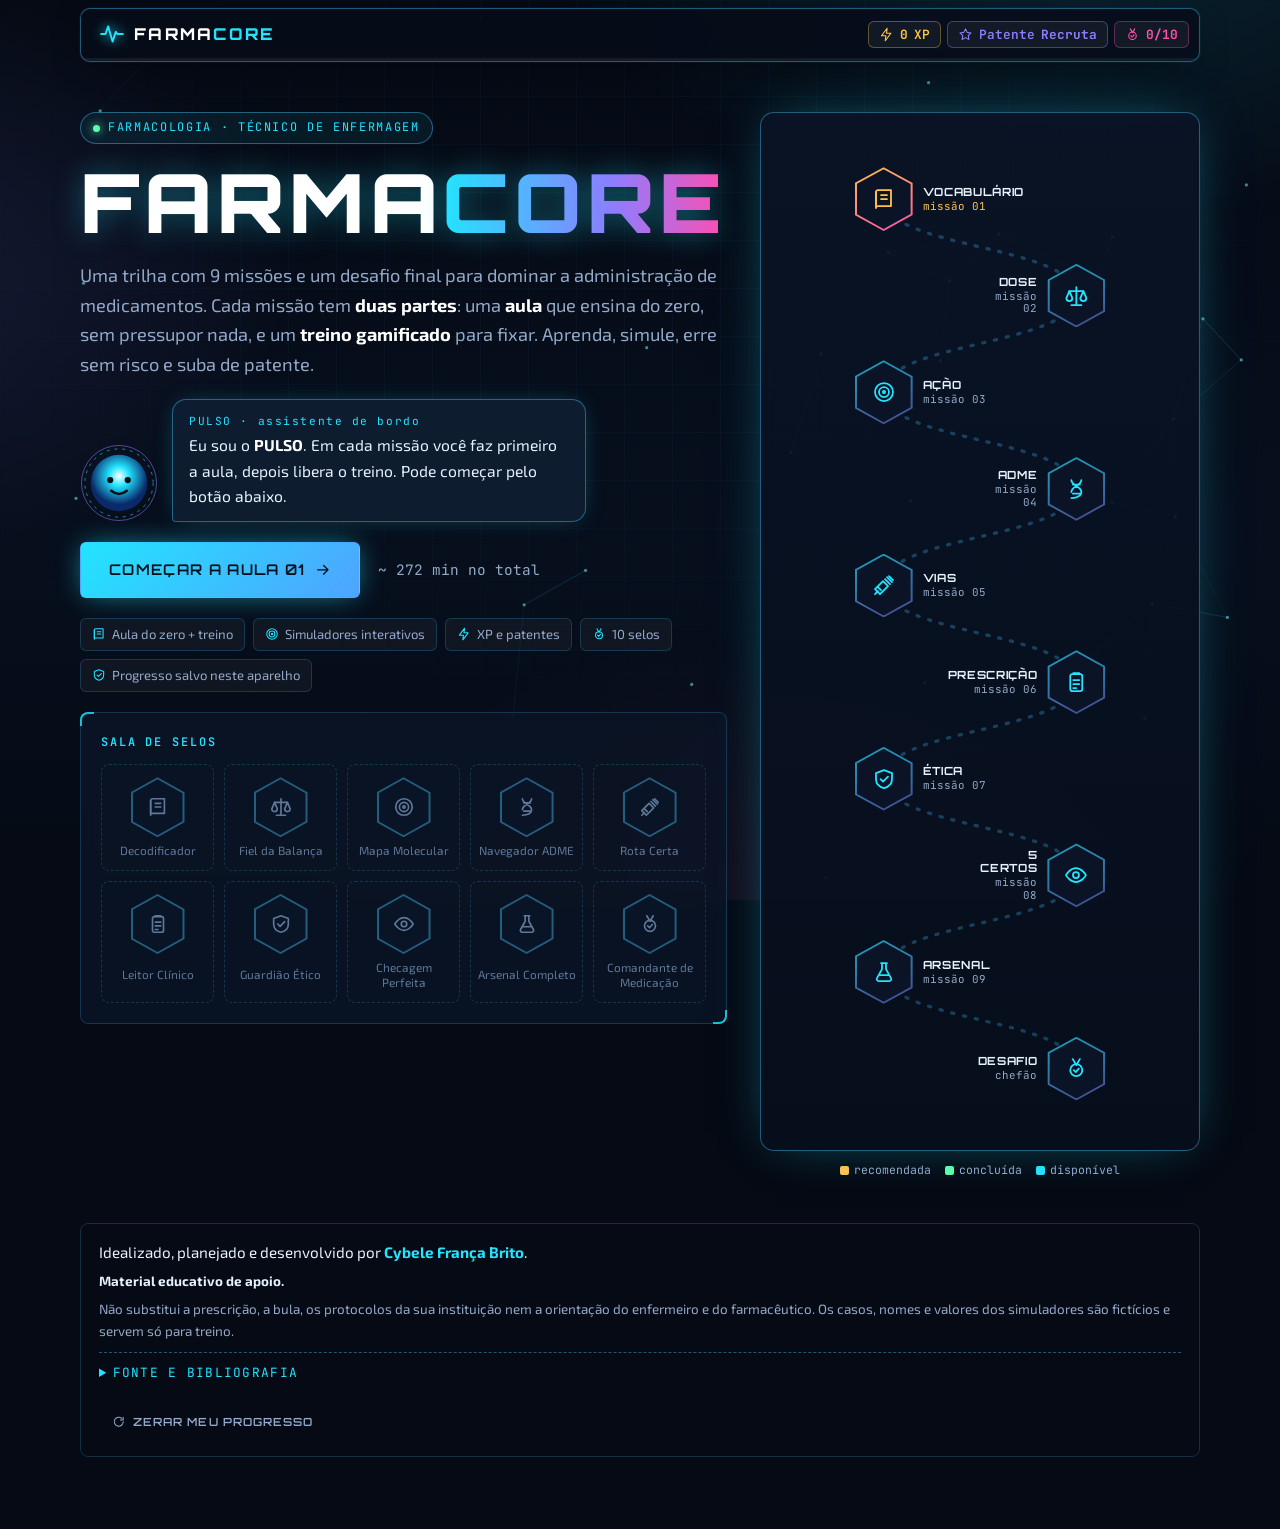
<file: index.html>
<!doctype html>
<html lang="pt-BR">
<head>
<meta charset="utf-8">
<meta name="viewport" content="width=device-width, initial-scale=1, viewport-fit=cover">
<meta name="robots" content="noindex, nofollow">
<meta name="author" content="Cybele França Brito">
<meta name="theme-color" content="#050A14">
<title>FARMACORE — Administração de Medicamentos</title>
<meta name="description" content="Trilha interativa e gamificada de farmacologia para técnicos de enfermagem: 9 missões, simuladores e desafio final sobre administração de medicamentos.">
<link rel="preconnect" href="https://fonts.googleapis.com">
<link rel="preconnect" href="https://fonts.gstatic.com" crossorigin>
<link rel="stylesheet" href="https://fonts.googleapis.com/css2?family=Exo+2:wght@400;500;600;700&family=JetBrains+Mono:wght@500;600;700&family=Orbitron:wght@500;600;700;800;900&display=swap">
<style>
/* FARMACORE — tema futurista: console clínico escuro, neon ciano, painéis com cantos marcados */
:root{
  color-scheme: dark;
  --bg:#050A14; --bg2:#09111F;
  --panel:rgba(11,21,38,.82); --panel-2:rgba(16,30,52,.9); --panel-solid:#0B1526;
  --line:rgba(70,190,255,.20); --line-2:rgba(70,200,255,.42);
  --ink:#E7F2FF; --muted:#93A9C8; --dim:#5F7899;
  --cyan:#22E4FF; --cyan-d:#0AA9C4; --cyan-s:rgba(34,228,255,.12);
  --violet:#8D7DFF; --violet-s:rgba(141,125,255,.14);
  --magenta:#FF4FB0; --magenta-s:rgba(255,79,176,.13);
  --lime:#5BFFAA; --lime-s:rgba(91,255,170,.12);
  --amber:#FFC24B; --amber-s:rgba(255,194,75,.13);
  --red:#FF5470; --red-s:rgba(255,84,112,.13);
  --f-display:"Orbitron","Eurostile","Bank Gothic",system-ui,sans-serif;
  --f-body:"Exo 2",system-ui,-apple-system,"Segoe UI",Roboto,sans-serif;
  --f-mono:"JetBrains Mono",ui-monospace,SFMono-Regular,Menlo,monospace;
  --r:8px;
  --glow:0 0 0 1px rgba(34,228,255,.25),0 0 22px -4px rgba(34,228,255,.45);
}
[hidden]{display:none!important}
*,*::before,*::after{box-sizing:border-box}
html{-webkit-text-size-adjust:100%;scroll-behavior:smooth}
body{margin:0;min-height:100vh;background:var(--bg);color:var(--ink);font-family:var(--f-body);font-size:1.0625rem;line-height:1.62;padding:0 16px 72px;position:relative;overflow-x:hidden}
@media(min-width:720px){body{padding-inline:28px}}
body::before{content:"";position:fixed;inset:0;z-index:-2;background:
  radial-gradient(900px 520px at 85% -10%,rgba(34,228,255,.13),transparent 60%),
  radial-gradient(700px 480px at -10% 30%,rgba(141,125,255,.12),transparent 60%),
  radial-gradient(800px 600px at 60% 110%,rgba(255,79,176,.08),transparent 60%),
  linear-gradient(180deg,#050A14,#070F1D 60%,#050A14)}
body::after{content:"";position:fixed;inset:0;z-index:-1;pointer-events:none;opacity:.55;
  background-image:linear-gradient(rgba(70,190,255,.07) 1px,transparent 1px),linear-gradient(90deg,rgba(70,190,255,.07) 1px,transparent 1px);
  background-size:48px 48px;-webkit-mask-image:radial-gradient(ellipse 80% 70% at 50% 30%,#000 30%,transparent 80%);mask-image:radial-gradient(ellipse 80% 70% at 50% 30%,#000 30%,transparent 80%)}
#fx{position:fixed;inset:0;z-index:-1;pointer-events:none;width:100%;height:100%}
h1,h2,h3,h4{font-family:var(--f-display);margin:0;line-height:1.12;letter-spacing:.02em;text-wrap:balance;font-weight:700}
p{margin:0}
ul,ol{margin:0}
button{font:inherit;color:inherit;cursor:pointer}
a{color:var(--cyan)}
strong{color:#fff;font-weight:700}
::selection{background:rgba(34,228,255,.35)}
:focus-visible{outline:2px solid var(--cyan);outline-offset:3px;border-radius:6px}
[tabindex="-1"]:focus{outline:none}
.sr-only{position:absolute!important;width:1px;height:1px;overflow:hidden;clip:rect(0 0 0 0);white-space:nowrap}
.ico{width:1.2em;height:1.2em;flex:none;fill:none;stroke:currentColor;stroke-width:1.8;stroke-linecap:round;stroke-linejoin:round;vertical-align:-.22em}
.muted{color:var(--muted)} .small{font-size:.9rem}
.mono{font-family:var(--f-mono)}
.eyebrow{font-family:var(--f-mono);font-size:.74rem;font-weight:600;letter-spacing:.16em;text-transform:uppercase;color:var(--cyan)}

/* ---------- painel base ---------- */
.panel{position:relative;background:var(--panel);border:1px solid var(--line);border-radius:var(--r);padding:20px;-webkit-backdrop-filter:blur(8px);backdrop-filter:blur(8px)}
.panel::before,.panel::after{content:"";position:absolute;width:14px;height:14px;pointer-events:none;border:2px solid var(--cyan);opacity:.8}
.panel::before{top:-1px;left:-1px;border-right:0;border-bottom:0;border-top-left-radius:var(--r)}
.panel::after{bottom:-1px;right:-1px;border-left:0;border-top:0;border-bottom-right-radius:var(--r)}
.panel.flat::before,.panel.flat::after{display:none}

/* ---------- botões ---------- */
.btn{display:inline-flex;align-items:center;justify-content:center;gap:8px;min-height:46px;padding:10px 20px;border-radius:6px;border:1px solid var(--line-2);background:rgba(34,228,255,.06);color:var(--ink);font-family:var(--f-display);font-weight:600;font-size:.82rem;letter-spacing:.09em;text-transform:uppercase;transition:transform .12s,box-shadow .15s,background .15s,border-color .15s}
.btn:hover{background:rgba(34,228,255,.14);border-color:var(--cyan);box-shadow:var(--glow);transform:translateY(-1px)}
.btn:disabled{opacity:.4;cursor:not-allowed;transform:none;box-shadow:none}
.btn-primary{background:linear-gradient(135deg,#22E4FF,#4FA3FF);color:#031018;border-color:transparent;box-shadow:0 0 28px -6px rgba(34,228,255,.7)}
.btn-primary:hover{background:linear-gradient(135deg,#6EF0FF,#6FB4FF);color:#031018;box-shadow:0 0 34px -4px rgba(34,228,255,.9)}
.btn-ghost{background:transparent;border-color:transparent;color:var(--muted)}
.btn-ghost:hover{background:rgba(255,255,255,.05);border-color:var(--line);box-shadow:none}
.btn-lg{min-height:56px;padding:12px 28px;font-size:.92rem}
.btn-sm{min-height:36px;padding:6px 12px;font-size:.7rem}
.row{display:flex;flex-wrap:wrap;align-items:center;gap:10px}
.row.center{justify-content:center}

/* ---------- HUD ---------- */
.hud{position:sticky;top:calc(env(safe-area-inset-top,0px) + 8px);z-index:40;max-width:1120px;margin:8px auto 0;display:flex;align-items:center;gap:10px;padding:8px 10px 10px 12px;background:rgba(6,13,26,.88);-webkit-backdrop-filter:blur(14px);backdrop-filter:blur(14px);border:1px solid var(--line-2);border-radius:10px;overflow:hidden;box-shadow:0 10px 40px -16px rgba(0,0,0,.8),0 0 0 1px rgba(34,228,255,.05)}
.hud-brand{display:flex;align-items:center;gap:9px;background:none;border:0;padding:4px 6px;font-family:var(--f-display);font-weight:800;font-size:1.02rem;letter-spacing:.14em;color:#fff;white-space:nowrap}
.hud-brand .ico{width:26px;height:26px;color:var(--cyan);filter:drop-shadow(0 0 6px var(--cyan))}
.hud-brand b{color:var(--cyan);font-weight:800}
.hud-stats{margin-left:auto;display:flex;align-items:center;gap:6px;min-width:0}
.stat{display:inline-flex;align-items:center;gap:6px;padding:5px 10px;border-radius:6px;background:rgba(255,255,255,.05);border:1px solid var(--line);font-family:var(--f-mono);font-size:.8rem;font-weight:600;white-space:nowrap;line-height:1.2}
.stat b{font-variant-numeric:tabular-nums}
.stat .ico{width:15px;height:15px}
.stat-xp{color:var(--amber);border-color:rgba(255,194,75,.35)}
.stat-xp.bump{animation:bump .5s ease}
.stat-lvl{color:var(--violet);border-color:rgba(141,125,255,.4)}
.stat-selo{color:var(--magenta);border-color:rgba(255,79,176,.35)}
.btn-map{display:inline-flex;align-items:center;gap:6px;border:1px solid var(--line-2);border-radius:6px;background:rgba(34,228,255,.1);color:var(--cyan);padding:6px 11px;font-family:var(--f-mono);font-weight:600;font-size:.8rem}
.btn-map:hover{background:rgba(34,228,255,.2)}
body[data-view="mapa"] .btn-map{display:none}
.hud-bar{position:absolute;left:0;right:0;bottom:0;height:3px;background:rgba(255,255,255,.06)}
.hud-bar span{display:block;height:100%;width:0;background:linear-gradient(90deg,var(--cyan),var(--violet),var(--magenta));box-shadow:0 0 12px var(--cyan);transition:width .6s ease}
@media(max-width:640px){.brand-name,.stat-u,.lvl-k,.btn-map span{display:none}.hud{gap:6px;padding-inline:8px}.stat{padding:5px 8px;font-size:.76rem}}
@keyframes bump{0%{transform:scale(1)}40%{transform:scale(1.18);box-shadow:0 0 18px rgba(255,194,75,.7)}100%{transform:scale(1)}}

/* ---------- telas ---------- */
.view{max-width:1120px;margin-inline:auto}
.mission{max-width:800px;margin-inline:auto;padding-block:26px 0}

/* ---------- home ---------- */
.home{display:grid;grid-template-columns:minmax(0,1fr);gap:34px;padding-block:34px 10px}
@media(min-width:960px){.home{grid-template-columns:minmax(0,1fr) 440px;gap:56px;align-items:start;padding-top:50px}}
.home-text{display:grid;gap:20px;align-content:start;min-width:0}
.hero-kicker{display:inline-flex;align-items:center;gap:8px;width:fit-content;padding:5px 12px;border:1px solid var(--line-2);border-radius:999px;background:rgba(34,228,255,.07);font-family:var(--f-mono);font-size:.74rem;letter-spacing:.14em;text-transform:uppercase;color:var(--cyan)}
.hero-kicker i{width:7px;height:7px;border-radius:50%;background:var(--lime);box-shadow:0 0 10px var(--lime);animation:blink 1.6s infinite}
.hero-title{font-size:clamp(2.7rem,9.5vw,5.1rem);font-weight:900;letter-spacing:.06em;line-height:.95;color:#fff;text-shadow:0 0 30px rgba(34,228,255,.35)}
.hero-title span{background:linear-gradient(90deg,var(--cyan),var(--violet) 60%,var(--magenta));-webkit-background-clip:text;background-clip:text;color:transparent;text-shadow:none;filter:drop-shadow(0 0 14px rgba(34,228,255,.4))}
.lead{font-size:1.14rem;color:var(--muted);max-width:60ch}
.pulso-row{display:flex;align-items:flex-end;gap:14px}
.pulso{width:78px;height:78px;flex:none;animation:float 4.5s ease-in-out infinite}
.bubble{position:relative;background:var(--panel-2);border:1px solid var(--line-2);border-radius:14px 14px 14px 4px;padding:12px 16px;font-size:.98rem;max-width:46ch;box-shadow:0 0 24px -10px rgba(34,228,255,.5)}
.bubble .who{display:block;font-family:var(--f-mono);font-size:.7rem;letter-spacing:.14em;color:var(--cyan);margin-bottom:2px}
.cta-row{display:flex;flex-wrap:wrap;align-items:center;gap:12px 18px}
.cta-note{font-size:.9rem;color:var(--muted);font-family:var(--f-mono)}
.chips{display:flex;flex-wrap:wrap;gap:8px}
.chip{display:inline-flex;align-items:center;gap:6px;padding:5px 11px;border-radius:6px;border:1px solid var(--line);background:rgba(255,255,255,.04);font-size:.82rem;color:var(--muted)}
.chip .ico{width:14px;height:14px;color:var(--cyan)}
.vitrine{display:grid;gap:12px}
.vit-grid{display:grid;grid-template-columns:repeat(auto-fill,minmax(112px,1fr));gap:10px}
.selo-box{display:grid;justify-items:center;gap:6px;text-align:center;padding:12px 6px;border-radius:8px;border:1px dashed var(--line);color:var(--dim);font-size:.74rem;line-height:1.25}
.selo-box .hex{width:54px;height:60px}
.selo-box.on{border-style:solid;border-color:rgba(255,194,75,.45);background:var(--amber-s);color:var(--ink)}

.map-wrap{display:grid;gap:10px;justify-items:center}
.map{position:relative;width:100%;max-width:440px;border-radius:14px;overflow:hidden;border:1px solid var(--line-2);background:linear-gradient(180deg,rgba(10,20,38,.9),rgba(7,14,28,.9));box-shadow:0 0 50px -18px rgba(34,228,255,.5)}
.map-bg{position:absolute;inset:0;width:100%;height:100%;display:block}
.seg{fill:none;stroke:rgba(70,190,255,.28);stroke-width:3;stroke-linecap:round;stroke-dasharray:2 9}
.seg.done{stroke:var(--cyan);stroke-dasharray:none;stroke-width:3.5;filter:drop-shadow(0 0 5px var(--cyan))}
.node{position:absolute;display:flex;align-items:center;gap:10px;background:none;border:0;padding:0;text-align:left;--d:58px;color:var(--ink)}
.node-l{transform:translate(calc(var(--d) / -2),-50%)}
.node-r{flex-direction:row-reverse;text-align:right;transform:translate(calc(-100% + var(--d) / 2),-50%)}
.hexd{position:relative;flex:none;width:var(--d);height:calc(var(--d) * 1.1);clip-path:polygon(50% 0,100% 25%,100% 75%,50% 100%,0 75%,0 25%);display:grid;place-items:center;background:linear-gradient(160deg,rgba(34,228,255,.7),rgba(141,125,255,.5))}
.hexd::before{content:"";position:absolute;inset:2px;clip-path:inherit;background:#0A1426}
.hexd>*{position:relative}
.hexd .ico{width:24px;height:24px;color:var(--cyan)}
.node-n{position:absolute;top:-2px;right:-2px;font-family:var(--f-mono);font-size:.62rem}
.node-lab{display:grid;gap:1px;max-width:128px;line-height:1.15}
.node-lab b{font-family:var(--f-display);font-size:.7rem;letter-spacing:.06em;text-transform:uppercase}
.node-lab span{font-family:var(--f-mono);font-size:.68rem;color:var(--muted)}
.node:hover .hexd,.node:focus-visible .hexd{filter:drop-shadow(0 0 10px var(--cyan))}
.node.done .hexd{background:linear-gradient(160deg,var(--lime),var(--cyan))}
.node.done .hexd::before{background:#0C2A2E}
.node.done .hexd .ico{color:var(--lime)}
.node.now .hexd{background:linear-gradient(160deg,var(--amber),var(--magenta));animation:pulse 1.8s infinite}
.node.now .hexd .ico{color:var(--amber)}
.node.now .node-lab span{color:var(--amber)}
.map-legend{display:flex;flex-wrap:wrap;justify-content:center;gap:6px 14px;font-family:var(--f-mono);font-size:.72rem;color:var(--muted)}
.map-legend i{display:inline-block;width:9px;height:9px;border-radius:2px;margin-right:5px;vertical-align:-1px}
@keyframes pulse{0%,100%{filter:drop-shadow(0 0 3px var(--amber))}50%{filter:drop-shadow(0 0 14px var(--amber))}}
@keyframes float{0%,100%{transform:translateY(0)}50%{transform:translateY(-6px)}}
@keyframes blink{0%,100%{opacity:1}50%{opacity:.35}}

/* ---------- missão ---------- */
.m-head{display:grid;gap:12px;margin-bottom:22px}
.m-title{font-size:clamp(1.7rem,5.5vw,2.5rem);color:#fff}
.m-sub{font-size:1.1rem;color:var(--muted)}
.m-meta{display:flex;flex-wrap:wrap;gap:8px}
.meta-pill{display:inline-flex;align-items:center;gap:6px;padding:4px 10px;border-radius:6px;border:1px solid var(--line);font-family:var(--f-mono);font-size:.74rem;color:var(--muted)}
.meta-pill .ico{width:14px;height:14px;color:var(--cyan)}
.objetivo{border-left:3px solid var(--cyan);background:linear-gradient(90deg,rgba(34,228,255,.1),transparent);padding:12px 16px;border-radius:0 8px 8px 0}
.objetivo b{display:block;font-family:var(--f-mono);font-size:.7rem;letter-spacing:.16em;text-transform:uppercase;color:var(--cyan);margin-bottom:3px}
.blocks{display:grid;gap:22px}
.blk-title{font-size:1.28rem;color:#fff;margin-bottom:10px;display:flex;align-items:center;gap:10px}
.blk-title::before{content:"";width:8px;height:20px;background:linear-gradient(var(--cyan),var(--violet));border-radius:2px;box-shadow:0 0 10px var(--cyan)}
.txt p+p{margin-top:10px}
.txt p{color:#CFE0F5}

.cards{display:grid;gap:10px;grid-template-columns:minmax(0,1fr)}
@media(min-width:620px){.cards.c2{grid-template-columns:repeat(2,minmax(0,1fr))}.cards.c3{grid-template-columns:repeat(3,minmax(0,1fr))}}
.card{background:var(--panel);border:1px solid var(--line);border-radius:8px;padding:14px 16px;position:relative;transition:border-color .15s,transform .15s}
.card:hover{border-color:var(--line-2)}
.card h4{font-size:.86rem;letter-spacing:.07em;text-transform:uppercase;color:var(--cyan);display:flex;flex-wrap:wrap;align-items:center;gap:8px;margin-bottom:5px}
.card .tag{font-family:var(--f-mono);font-size:.64rem;letter-spacing:.06em;text-transform:none;color:var(--muted);border:1px solid var(--line);padding:1px 7px;border-radius:99px;font-weight:500}
.card p{font-size:.97rem;color:#C5D8F0}
.card p+p{margin-top:6px}

.callout{display:grid;grid-template-columns:auto 1fr;gap:12px;padding:14px 16px;border-radius:8px;border:1px solid;--c:var(--cyan);border-color:color-mix(in srgb,var(--c) 45%,transparent);background:color-mix(in srgb,var(--c) 9%,transparent)}
.callout .ico{width:24px;height:24px;color:var(--c);margin-top:2px}
.callout b{display:block;font-family:var(--f-mono);font-size:.72rem;letter-spacing:.14em;text-transform:uppercase;color:var(--c);margin-bottom:2px}
.callout p{color:#DCEBFF;font-size:.98rem}
.callout.atencao{--c:var(--amber)} .callout.memo{--c:var(--violet)} .callout.nota{--c:var(--cyan)} .callout.ok{--c:var(--lime)}

.tbl-wrap{overflow-x:auto;border:1px solid var(--line);border-radius:8px}
table{width:100%;border-collapse:collapse;font-size:.95rem}
th{font-family:var(--f-mono);font-size:.7rem;letter-spacing:.12em;text-transform:uppercase;text-align:left;color:var(--cyan);background:rgba(34,228,255,.07);padding:10px 14px}
td{padding:10px 14px;border-top:1px solid var(--line);color:#CFE0F5;vertical-align:top}
td:first-child{font-weight:700;color:#fff}

/* ---------- jogos ---------- */
.game{padding:20px;border-color:var(--line-2);background:linear-gradient(180deg,rgba(14,28,50,.9),rgba(9,18,34,.9));box-shadow:0 0 40px -22px rgba(34,228,255,.7)}
.g-head{display:flex;align-items:flex-start;justify-content:space-between;gap:10px;margin-bottom:14px}
.g-tag{display:inline-flex;align-items:center;gap:6px;font-family:var(--f-mono);font-size:.68rem;letter-spacing:.16em;text-transform:uppercase;color:var(--magenta);margin-bottom:4px}
.g-tag::before{content:"";width:6px;height:6px;border-radius:50%;background:var(--magenta);box-shadow:0 0 8px var(--magenta)}
.game.is-done .g-tag{color:var(--lime)}
.game.is-done .g-tag::before{background:var(--lime);box-shadow:0 0 8px var(--lime)}
.g-title{font-size:1.15rem;color:#fff}
.g-hint{color:var(--muted);font-size:.93rem;margin-top:3px}
.g-pts{font-family:var(--f-mono);font-size:.78rem;font-weight:700;color:var(--amber);border:1px solid rgba(255,194,75,.4);background:var(--amber-s);padding:3px 9px;border-radius:6px;white-space:nowrap}
.g-prog{display:flex;align-items:center;gap:10px;margin-bottom:12px;font-family:var(--f-mono);font-size:.74rem;color:var(--muted)}
.g-prog .bar{flex:1;height:5px;border-radius:99px;background:rgba(255,255,255,.08);overflow:hidden}
.g-prog .bar span{display:block;height:100%;background:linear-gradient(90deg,var(--cyan),var(--violet));box-shadow:0 0 8px var(--cyan);transition:width .4s}
.q-text{font-size:1.1rem;color:#fff;margin-bottom:14px;line-height:1.45}
.opts{display:grid;gap:8px}
.opts.cols{grid-template-columns:repeat(auto-fit,minmax(150px,1fr))}
.opt{display:flex;align-items:center;gap:12px;width:100%;min-height:48px;padding:10px 14px;text-align:left;border:1px solid var(--line-2);border-radius:8px;background:rgba(255,255,255,.035);color:var(--ink);transition:border-color .12s,background .12s,transform .1s,box-shadow .12s;--t:var(--cyan)}
.opt:hover:not(:disabled){border-color:var(--t);background:color-mix(in srgb,var(--t) 12%,transparent);transform:translateX(2px)}
.opt .k{flex:none;display:grid;place-items:center;width:26px;height:26px;border-radius:5px;border:1px solid color-mix(in srgb,var(--t) 60%,transparent);color:var(--t);font-family:var(--f-mono);font-size:.76rem;font-weight:700}
.opts.cols .opt{justify-content:center;text-align:center}
.opts.cols .opt .k{display:none}
.opt.t-c{--t:var(--cyan)} .opt.t-v{--t:var(--violet)} .opt.t-a{--t:var(--amber)} .opt.t-m{--t:var(--magenta)} .opt.t-g{--t:var(--lime)} .opt.t-r{--t:var(--red)}
.opt.ok{border-color:var(--lime);background:var(--lime-s);box-shadow:0 0 18px -6px var(--lime)}
.opt.ok .k{background:var(--lime);color:#021;border-color:var(--lime)}
.opt.bad{border-color:var(--red);background:var(--red-s)}
.opt.bad .k{background:var(--red);color:#fff;border-color:var(--red)}
.opt:disabled:not(.ok):not(.bad){opacity:.45}
.opt:disabled{cursor:default}
.fb{margin-top:14px;padding:12px 14px;border-radius:8px;border:1px solid;font-size:.96rem;animation:rise .25s ease}
.fb b{display:block;font-family:var(--f-display);font-size:.8rem;letter-spacing:.08em;text-transform:uppercase;margin-bottom:2px}
.fb.good{border-color:rgba(91,255,170,.5);background:var(--lime-s)} .fb.good b{color:var(--lime)}
.fb.miss{border-color:rgba(255,84,112,.5);background:var(--red-s)} .fb.miss b{color:var(--red)}
.fb.info{border-color:var(--line-2);background:var(--cyan-s)} .fb.info b{color:var(--cyan)}
@keyframes rise{from{opacity:0;transform:translateY(6px)}to{opacity:1;transform:none}}
.g-end{display:grid;gap:12px;justify-items:start;animation:rise .3s}
.g-end .score{font-family:var(--f-display);font-size:2rem;color:#fff}
.g-end .score small{font-size:.9rem;color:var(--muted);font-family:var(--f-mono)}
.g-done-strip{display:flex;align-items:center;justify-content:space-between;gap:10px;flex-wrap:wrap;padding:12px 14px;border-radius:8px;border:1px solid rgba(91,255,170,.4);background:var(--lime-s)}
.g-done-strip b{color:var(--lime)}

/* ordem */
.ord-grid{display:grid;gap:14px}
@media(min-width:680px){.ord-grid{grid-template-columns:1fr 1fr}}
.ord-col h5{font-family:var(--f-mono);font-size:.7rem;letter-spacing:.14em;text-transform:uppercase;color:var(--dim);margin:0 0 8px;font-weight:600}
.ord-list{display:grid;gap:8px;align-content:start;min-height:60px}
.step{display:flex;align-items:flex-start;gap:10px;padding:10px 12px;border-radius:8px;border:1px solid var(--line-2);background:rgba(255,255,255,.035);text-align:left;width:100%}
.step b{display:block;color:#fff}
.step span{font-size:.88rem;color:var(--muted)}
.pool .step:hover{border-color:var(--cyan);background:var(--cyan-s)}
.step.placed{border-color:rgba(91,255,170,.5);background:var(--lime-s)}
.step .n{flex:none;display:grid;place-items:center;width:26px;height:26px;border-radius:5px;background:var(--lime);color:#021;font-family:var(--f-mono);font-weight:700;font-size:.8rem}
.step.shake{animation:shake .35s;border-color:var(--red)}
@keyframes shake{20%,60%{transform:translateX(-5px)}40%,80%{transform:translateX(5px)}}

/* pick */
.pk{display:grid;gap:8px;grid-template-columns:repeat(auto-fit,minmax(230px,1fr))}
.pk-it{display:flex;align-items:center;gap:10px;padding:10px 12px;border:1px solid var(--line-2);border-radius:8px;background:rgba(255,255,255,.035);text-align:left;width:100%}
.pk-it .box{flex:none;width:22px;height:22px;border-radius:5px;border:1px solid var(--line-2);display:grid;place-items:center;color:transparent}
.pk-it.sel{border-color:var(--cyan);background:var(--cyan-s)}
.pk-it.sel .box{background:var(--cyan);color:#021;border-color:var(--cyan)}
.pk-it.ok{border-color:var(--lime);background:var(--lime-s)}
.pk-it.bad{border-color:var(--red);background:var(--red-s)}
.pk-it small{display:block;color:var(--muted);font-size:.82rem;margin-top:2px}

/* explore */
.ex{display:grid;gap:10px;grid-template-columns:repeat(auto-fit,minmax(240px,1fr))}
.ex-it{text-align:left;padding:14px;border:1px solid var(--line-2);border-radius:8px;background:rgba(255,255,255,.035);min-height:76px;width:100%;transition:all .15s}
.ex-it b{display:flex;align-items:center;gap:8px;font-family:var(--f-display);font-size:.82rem;letter-spacing:.05em;text-transform:uppercase;color:var(--cyan)}
.ex-it p{margin-top:8px;font-size:.95rem;color:#CFE0F5}
.ex-it:not(.open){border-style:dashed}
.ex-it:not(.open):hover{border-color:var(--cyan);background:var(--cyan-s)}
.ex-it.open{border-color:rgba(91,255,170,.5);background:var(--lime-s)}
.ex-it.open b{color:var(--lime)}

/* match */
.mt{display:grid;gap:14px;grid-template-columns:1fr 1fr}
@media(max-width:560px){.mt{gap:8px}}
.mt-col{display:grid;gap:8px;align-content:start}
.mt-it{padding:10px 12px;border:1px solid var(--line-2);border-radius:8px;background:rgba(255,255,255,.035);text-align:left;width:100%;font-size:.94rem;min-height:48px;transition:all .12s}
.mt-it:hover:not(:disabled){border-color:var(--cyan);background:var(--cyan-s)}
.mt-it.sel{border-color:var(--amber);background:var(--amber-s);box-shadow:0 0 14px -4px var(--amber)}
.mt-it.ok{border-color:var(--lime);background:var(--lime-s);opacity:.9}
.mt-it.bad{border-color:var(--red);background:var(--red-s);animation:shake .35s}
.mt-it:disabled{cursor:default}

/* janela de dose */
.jn-mon{border:1px solid var(--line-2);border-radius:10px;background:#04101B;padding:12px 14px;display:grid;gap:8px}
.jn-top{display:flex;justify-content:space-between;align-items:center;gap:10px;font-family:var(--f-mono);font-size:.74rem;letter-spacing:.1em;text-transform:uppercase;color:var(--muted)}
.jn-led{display:inline-flex;align-items:center;gap:7px;font-weight:700}
.jn-led i{width:9px;height:9px;border-radius:50%;background:var(--c,#7a8);box-shadow:0 0 10px var(--c,#7a8)}
.jn-ecg{width:100%;height:76px;display:block}
.jn-ecg path{fill:none;stroke:var(--c,#7a8);stroke-width:2.2;stroke-linejoin:round;stroke-linecap:round;filter:drop-shadow(0 0 4px var(--c,#7a8));animation:ecgmove 3s linear infinite}
@keyframes ecgmove{to{transform:translateX(-400px)}}
.jn-gauge{position:relative;height:34px;border-radius:8px;overflow:hidden;display:flex;border:1px solid var(--line-2);margin-top:14px}
.jn-z{display:grid;place-items:center;font-family:var(--f-mono);font-size:.64rem;letter-spacing:.06em;text-transform:uppercase;color:rgba(255,255,255,.85);overflow:hidden;white-space:nowrap}
.jn-z.n{background:rgba(120,140,170,.35)} .jn-z.ok{background:rgba(91,255,170,.4)} .jn-z.al{background:rgba(255,194,75,.42)} .jn-z.x{background:rgba(255,84,112,.5)}
.jn-z.seen{box-shadow:inset 0 -3px 0 var(--lime)}
.jn-range{width:100%;margin:10px 0 0;-webkit-appearance:none;appearance:none;height:30px;background:transparent}
.jn-range::-webkit-slider-runnable-track{height:6px;border-radius:99px;background:linear-gradient(90deg,#6c7f9c,#5BFFAA 30%,#FFC24B 65%,#FF5470)}
.jn-range::-moz-range-track{height:6px;border-radius:99px;background:linear-gradient(90deg,#6c7f9c,#5BFFAA 30%,#FFC24B 65%,#FF5470)}
.jn-range::-webkit-slider-thumb{-webkit-appearance:none;width:26px;height:26px;border-radius:50%;background:#fff;border:3px solid var(--cyan);margin-top:-10px;box-shadow:0 0 16px var(--cyan)}
.jn-range::-moz-range-thumb{width:20px;height:20px;border-radius:50%;background:#fff;border:3px solid var(--cyan);box-shadow:0 0 16px var(--cyan)}
.jn-msg{margin-top:10px;padding:12px 14px;border-radius:8px;border:1px solid var(--c);background:color-mix(in srgb,var(--c) 10%,transparent);min-height:72px}
.jn-msg b{font-family:var(--f-display);font-size:.9rem;color:var(--c);text-transform:uppercase;letter-spacing:.06em;display:block;margin-bottom:2px}

/* adme */
.ad-track{position:relative;display:flex;justify-content:space-between;align-items:flex-start;padding:30px 4px 6px}
.ad-line{position:absolute;left:12.5%;right:12.5%;top:52px;height:3px;background:repeating-linear-gradient(90deg,var(--line-2) 0 8px,transparent 8px 14px)}
.ad-line span{position:absolute;left:0;top:0;height:100%;background:var(--cyan);box-shadow:0 0 12px var(--cyan);transition:width .6s}
.ad-cap{position:absolute;top:43px;left:12.5%;width:22px;height:22px;margin-left:-11px;border-radius:50%;background:radial-gradient(circle at 35% 35%,#fff,var(--cyan) 55%,#0a6);box-shadow:0 0 18px var(--cyan);transition:left .6s cubic-bezier(.5,0,.2,1);z-index:2}
.ad-st{position:relative;z-index:1;display:grid;justify-items:center;gap:6px;width:25%;background:none;border:0;padding:0;text-align:center}
.ad-st .hexd{--d:50px}
.ad-st .hexd b{font-family:var(--f-display);font-size:1.1rem;color:var(--cyan)}
.ad-st span{font-family:var(--f-mono);font-size:.68rem;letter-spacing:.06em;text-transform:uppercase;color:var(--muted)}
.ad-st.on .hexd{background:linear-gradient(160deg,var(--amber),var(--magenta))}
.ad-st.on span{color:var(--amber)}
.ad-st.seen .hexd::before{background:#0C2A2E}
.ad-st.seen .hexd b{color:var(--lime)}
.ad-body{margin-top:14px;display:grid;gap:10px}
.ad-body h4{font-size:1.1rem;color:#fff}
.ad-body .where{font-family:var(--f-mono);font-size:.74rem;color:var(--cyan);letter-spacing:.1em;text-transform:uppercase}
.ad-body ul{margin:0;padding-left:20px;color:#CFE0F5;display:grid;gap:5px}

/* curvas */
.cv-chips{display:flex;flex-wrap:wrap;gap:8px;margin-bottom:12px}
.cv-chip{padding:7px 13px;border-radius:6px;border:1px solid var(--line-2);background:rgba(255,255,255,.035);font-family:var(--f-mono);font-size:.78rem;font-weight:600}
.cv-chip:hover{border-color:var(--cyan)}
.cv-chip.on{background:var(--cyan);color:#031018;border-color:var(--cyan);box-shadow:0 0 16px -2px var(--cyan)}
.cv-chip.seen:not(.on){border-color:rgba(91,255,170,.55);color:var(--lime)}
.cv-svg{width:100%;height:auto;display:block;border:1px solid var(--line);border-radius:10px;background:#04101B}
.cv-ax{stroke:var(--line-2);stroke-width:1}
.cv-t{fill:var(--muted);font-family:var(--f-mono);font-size:10px}
.cv-ref{fill:none;stroke:rgba(255,255,255,.35);stroke-width:1.6;stroke-dasharray:4 4}
.cv-cur{fill:none;stroke:var(--cyan);stroke-width:3;filter:drop-shadow(0 0 5px var(--cyan));stroke-linejoin:round}
.cv-area{fill:url(#cvg)}
.cv-info{display:grid;gap:10px;margin-top:12px}
.cv-kpis{display:flex;flex-wrap:wrap;gap:8px}
.kpi{padding:6px 11px;border:1px solid var(--line);border-radius:6px;font-family:var(--f-mono);font-size:.76rem;color:var(--muted)}
.kpi b{color:var(--cyan)}
.pc{display:grid;gap:10px}
@media(min-width:620px){.pc{grid-template-columns:1fr 1fr}}
.pc h5{margin:0 0 5px;font-family:var(--f-mono);font-size:.7rem;letter-spacing:.14em;text-transform:uppercase}
.pc .p h5{color:var(--lime)} .pc .c h5{color:var(--red)}
.pc ul{margin:0;padding-left:18px;font-size:.93rem;color:#CFE0F5;display:grid;gap:3px}

/* receptor */
.rc-stage{border:1px solid var(--line-2);border-radius:10px;background:#04101B;overflow:hidden}
.rc-svg{display:block;width:100%;height:auto}
.rc-mem{fill:rgba(141,125,255,.25);stroke:var(--violet);stroke-width:2}
.rc-rec{fill:rgba(34,228,255,.14);stroke:var(--cyan);stroke-width:3;transition:all .4s}
.rc-ago,.rc-ant{transition:transform .7s cubic-bezier(.5,0,.2,1),opacity .4s}
.rc-ago rect{fill:var(--lime);stroke:#bfffe0;stroke-width:2}
.rc-ant rect{fill:var(--red);stroke:#ffc0c9;stroke-width:2}
.rc-ago text{fill:var(--lime);font-family:var(--f-mono);font-size:10px}
.rc-ant text{fill:var(--red);font-family:var(--f-mono);font-size:10px}
.rc-eff{opacity:0;transition:opacity .4s}
.rc-lab{fill:var(--muted);font-family:var(--f-mono);font-size:11px}
.rc-stage[data-s="livre"] .rc-ago{transform:translate(-110px,-60px);opacity:.25}
.rc-stage[data-s="livre"] .rc-ant{transform:translate(110px,-60px);opacity:.25}
.rc-stage[data-s="ago"] .rc-ago{transform:translate(0,0)}
.rc-stage[data-s="ago"] .rc-ant{transform:translate(110px,-60px);opacity:0}
.rc-stage[data-s="ago"] .rc-rec{fill:rgba(91,255,170,.3);stroke:var(--lime)}
.rc-stage[data-s="ago"] .rc-eff{opacity:1}
.rc-stage[data-s="ant"] .rc-ant{transform:translate(0,0)}
.rc-stage[data-s="ant"] .rc-ago{transform:translate(-110px,-60px);opacity:0}
.rc-stage[data-s="ant"] .rc-rec{fill:rgba(255,84,112,.25);stroke:var(--red)}
.rc-stage[data-s="disp"] .rc-ant{transform:translate(0,0)}
.rc-stage[data-s="disp"] .rc-ago{transform:translate(-48px,-52px);opacity:.9}
.rc-stage[data-s="disp"] .rc-rec{fill:rgba(255,84,112,.25);stroke:var(--red)}
.rc-btns{display:flex;flex-wrap:wrap;gap:8px;margin:12px 0}

/* inspect / checkpoint */
.rx{border:1px solid var(--line-2);border-radius:10px;background:#04101B;overflow:hidden}
.rx-head{padding:10px 14px;background:rgba(34,228,255,.08);font-family:var(--f-mono);font-size:.74rem;letter-spacing:.12em;text-transform:uppercase;color:var(--cyan);display:flex;justify-content:space-between;gap:8px;flex-wrap:wrap}
.rx-row{display:grid;grid-template-columns:minmax(98px,.7fr) minmax(0,1.4fr) auto;gap:10px;align-items:center;padding:10px 14px;border-top:1px solid var(--line)}
@media(max-width:560px){.rx-row{grid-template-columns:1fr auto}.rx-row .k{grid-column:1/-1}}
.rx-row .k{font-family:var(--f-mono);font-size:.72rem;letter-spacing:.08em;text-transform:uppercase;color:var(--muted)}
.rx-row .v{color:#fff;font-weight:500}
.rx-row .v.blank{color:var(--dim);font-style:italic}
.tg{display:inline-flex;border:1px solid var(--line-2);border-radius:6px;overflow:hidden}
.tg button{border:0;background:rgba(255,255,255,.04);padding:6px 11px;font-family:var(--f-mono);font-size:.72rem;font-weight:600;min-height:34px}
.tg button+button{border-left:1px solid var(--line-2)}
.tg button.on.good{background:var(--lime);color:#021}
.tg button.on.warn{background:var(--amber);color:#210}
.tg button:hover:not(.on){background:rgba(255,255,255,.1)}
.rx-row.res-ok{background:var(--lime-s)} .rx-row.res-bad{background:var(--red-s)}
.rx-row .why{grid-column:1/-1;font-size:.88rem;color:#FFD0D8}
.rx-foot{padding:12px 14px;border-top:1px solid var(--line)}
.cp-grid{display:grid;gap:0}
.cp-head,.cp-line{display:grid;grid-template-columns:minmax(96px,.8fr) minmax(0,1fr) minmax(0,1fr) auto;gap:10px;align-items:center;padding:10px 14px}
.cp-head{background:rgba(34,228,255,.08);font-family:var(--f-mono);font-size:.68rem;letter-spacing:.12em;text-transform:uppercase;color:var(--cyan)}
.cp-line{border-top:1px solid var(--line)}
.cp-line .nm{font-family:var(--f-display);font-size:.72rem;letter-spacing:.05em;text-transform:uppercase;color:var(--muted)}
.cp-line .a{color:#fff} .cp-line .b{color:#fff}
.cp-line.res-ok{background:var(--lime-s)} .cp-line.res-bad{background:var(--red-s)}
.cp-line .why{grid-column:1/-1;font-size:.88rem;color:#FFD0D8}
@media(max-width:620px){.cp-head{display:none}.cp-line{grid-template-columns:1fr 1fr}.cp-line .nm{grid-column:1/-1}.cp-line .tg{grid-column:1/-1}.cp-line .a::before{content:"Prescrição";display:block;color:var(--dim);font-size:.7rem;font-family:var(--f-mono);text-transform:uppercase;letter-spacing:.08em}.cp-line .b::before{content:"Em mãos";display:block;color:var(--dim);font-size:.7rem;font-family:var(--f-mono);text-transform:uppercase;letter-spacing:.08em}}
.cp-story{padding:10px 14px;color:var(--muted);font-size:.92rem;border-bottom:1px solid var(--line)}
.cp-dec{display:flex;flex-wrap:wrap;gap:10px;padding:14px;border-top:1px solid var(--line)}
.btn-go{border-color:rgba(91,255,170,.6);background:var(--lime-s);color:var(--lime)}
.btn-go:hover{background:rgba(91,255,170,.22);border-color:var(--lime);box-shadow:0 0 18px -4px var(--lime)}
.btn-stop{border-color:rgba(255,84,112,.6);background:var(--red-s);color:var(--red)}
.btn-stop:hover{background:rgba(255,84,112,.22);border-color:var(--red);box-shadow:0 0 18px -4px var(--red)}

/* codex */
.cx-tools{display:grid;gap:10px;margin-bottom:12px}
.cx-search{width:100%;min-height:46px;padding:10px 14px;border-radius:8px;border:1px solid var(--line-2);background:#04101B;color:var(--ink);font:inherit}
.cx-search:focus{outline:2px solid var(--cyan);outline-offset:1px}
.cx-sys{display:flex;flex-wrap:wrap;gap:6px}
.cx-s{padding:5px 11px;border-radius:99px;border:1px solid var(--line-2);background:rgba(255,255,255,.035);font-size:.78rem;font-family:var(--f-mono)}
.cx-s.on{background:var(--cyan);color:#031018;border-color:var(--cyan)}
.cx-meter{display:flex;align-items:center;gap:10px;font-family:var(--f-mono);font-size:.76rem;color:var(--muted);margin-bottom:12px}
.cx-meter .bar{flex:1;height:6px;border-radius:99px;background:rgba(255,255,255,.08);overflow:hidden}
.cx-meter .bar span{display:block;height:100%;background:linear-gradient(90deg,var(--lime),var(--cyan));box-shadow:0 0 8px var(--lime);transition:width .4s}
.cx-grid{display:grid;gap:8px;grid-template-columns:repeat(auto-fill,minmax(250px,1fr));max-height:640px;overflow:auto;padding:2px}
.cx-c{text-align:left;padding:12px 14px;border:1px solid var(--line-2);border-radius:8px;background:rgba(255,255,255,.035);width:100%;display:grid;gap:6px;align-content:start}
.cx-c:hover{border-color:var(--cyan)}
.cx-c .top{display:flex;justify-content:space-between;gap:8px;align-items:flex-start}
.cx-c b{font-family:var(--f-display);font-size:.8rem;letter-spacing:.04em;text-transform:uppercase;color:#fff;line-height:1.2}
.cx-c .sysn{font-family:var(--f-mono);font-size:.62rem;color:var(--dim);letter-spacing:.06em;text-transform:uppercase;white-space:nowrap}
.cx-c .fn{font-size:.9rem;color:#C5D8F0}
.cx-c.seen{border-color:rgba(91,255,170,.45)}
.cx-c.seen b::after{content:" ✓";color:var(--lime)}
.cx-det{display:none;gap:7px;margin-top:4px;padding-top:8px;border-top:1px dashed var(--line-2);font-size:.9rem}
.cx-c.open{grid-column:1/-1;background:var(--panel-2);border-color:var(--cyan)}
.cx-c.open .cx-det{display:grid}
.cx-ex{display:flex;flex-wrap:wrap;gap:6px}
.cx-ex span{padding:2px 9px;border-radius:99px;background:var(--violet-s);border:1px solid rgba(141,125,255,.4);font-size:.8rem}
.cx-care,.cx-al{padding:8px 10px;border-radius:6px;border-left:3px solid}
.cx-care{border-color:var(--cyan);background:var(--cyan-s)} .cx-al{border-color:var(--amber);background:var(--amber-s)}
.cx-care b,.cx-al b{display:block;font-family:var(--f-mono);font-size:.64rem;letter-spacing:.14em;text-transform:uppercase;font-weight:600}
.cx-care b{color:var(--cyan)} .cx-al b{color:var(--amber)}
.cx-empty{padding:24px;text-align:center;color:var(--muted)}

/* insulina */
.in-chart{border:1px solid var(--line-2);border-radius:10px;background:#04101B;padding:12px 14px 6px}
.in-row{display:grid;grid-template-columns:116px minmax(0,1fr);gap:10px;align-items:center;margin-bottom:10px;text-align:left;width:100%;background:none;border:0;padding:4px;border-radius:8px}
.in-row:hover,.in-row.on{background:rgba(34,228,255,.08)}
.in-row .nm{font-family:var(--f-mono);font-size:.72rem;line-height:1.25;color:var(--muted)}
.in-row.on .nm{color:var(--cyan)}
.in-track{position:relative;height:22px;border-radius:5px;background:repeating-linear-gradient(90deg,rgba(255,255,255,.05) 0 1px,transparent 1px 10%)}
.in-lat{position:absolute;top:8px;height:6px;border-radius:99px;background:rgba(255,255,255,.2)}
.in-act{position:absolute;top:3px;height:16px;border-radius:5px;background:linear-gradient(90deg,var(--c),color-mix(in srgb,var(--c) 40%,transparent));box-shadow:0 0 12px -2px var(--c)}
.in-ax{display:flex;justify-content:space-between;margin-left:126px;font-family:var(--f-mono);font-size:.64rem;color:var(--dim)}
.in-det{margin-top:12px}

/* fim da missão */
.m-end{display:grid;gap:14px;justify-items:start}
.m-end h3{font-size:1.2rem;color:#fff}
.m-end .prog{width:100%}
.m-end .prog .bar{height:8px;border-radius:99px;background:rgba(255,255,255,.08);overflow:hidden;margin-top:6px}
.m-end .prog .bar span{display:block;height:100%;background:linear-gradient(90deg,var(--cyan),var(--lime));box-shadow:0 0 10px var(--cyan);transition:width .5s}
.disclaimer{max-width:1120px;margin-inline:auto;margin-top:34px;padding:16px 18px;border:1px solid var(--line);border-radius:8px;font-size:.84rem;color:var(--muted);display:grid;gap:6px}
.disclaimer b{color:var(--ink)}
.foot-actions{display:flex;flex-wrap:wrap;gap:10px;margin-top:14px}

/* certificado */
.cert{position:relative;padding:28px 24px;border:1px solid var(--cyan);border-radius:12px;background:linear-gradient(135deg,#0A1A30,#0A1226);box-shadow:var(--glow);display:grid;gap:12px;text-align:center;justify-items:center}
.cert h3{font-size:1.5rem;letter-spacing:.14em}
.cert .nm{font-family:var(--f-display);font-size:1.6rem;color:#fff;min-height:1.4em;border-bottom:1px dashed var(--line-2);padding:0 20px}
.cert .meta{font-family:var(--f-mono);font-size:.78rem;color:var(--muted)}
.cert input{width:min(320px,100%);min-height:44px;padding:8px 12px;border-radius:8px;border:1px solid var(--line-2);background:#04101B;color:var(--ink);font:inherit;text-align:center}
@media print{
  body>*:not(#cert-print){display:none!important}
  body{background:#fff!important;color:#000!important}
  body::before,body::after,#fx{display:none}
  #cert-print{display:block!important;position:static}
  .cert{background:#fff;color:#000;border:2px solid #000;box-shadow:none}
  .cert *{color:#000!important}
  .cert input,.cert .no-print,.cert .btn{display:none!important}
}

/* modal */
.modal{position:fixed;inset:0;z-index:100;display:grid;place-items:center;padding:20px;background:rgba(2,6,14,.82);-webkit-backdrop-filter:blur(6px);backdrop-filter:blur(6px);animation:rise .25s}
.modal-card{width:min(440px,100%);padding:30px 24px;text-align:center;display:grid;gap:12px;justify-items:center;background:linear-gradient(180deg,#0E1F38,#09121F);border:1px solid var(--cyan);border-radius:14px;box-shadow:0 0 60px -10px rgba(34,228,255,.6)}
.modal-card h3{font-size:1.4rem;color:#fff}
.hex-big{width:112px;height:124px;position:relative;display:grid;place-items:center;clip-path:polygon(50% 0,100% 25%,100% 75%,50% 100%,0 75%,0 25%);background:linear-gradient(160deg,var(--amber),var(--magenta));animation:pulse 1.8s infinite}
.hex-big::before{content:"";position:absolute;inset:3px;clip-path:inherit;background:#0E1F38}
.hex-big .ico{position:relative;width:48px;height:48px;color:var(--amber)}
.selo-box .hex{display:grid;place-items:center;clip-path:polygon(50% 0,100% 25%,100% 75%,50% 100%,0 75%,0 25%);background:var(--line-2);position:relative}
.selo-box .hex::before{content:"";position:absolute;inset:2px;clip-path:inherit;background:#091426}
.selo-box .hex .ico{position:relative;width:22px;height:22px;color:var(--dim)}
.selo-box.on .hex{background:linear-gradient(160deg,var(--amber),var(--magenta))}
.selo-box.on .hex .ico{color:var(--amber)}

/* toasts e partículas */
.toast{position:fixed;left:50%;bottom:calc(env(safe-area-inset-bottom,0px) + 22px);transform:translateX(-50%) translateY(20px);z-index:90;padding:11px 18px;border-radius:8px;border:1px solid var(--cyan);background:rgba(8,18,34,.96);box-shadow:var(--glow);font-family:var(--f-mono);font-size:.84rem;opacity:0;transition:all .3s;pointer-events:none;max-width:92vw;text-align:center}
.toast.show{opacity:1;transform:translateX(-50%) translateY(0)}
.toast.big{border-color:var(--amber);box-shadow:0 0 28px -4px var(--amber);color:var(--amber)}
.float-pts{position:fixed;z-index:95;pointer-events:none;font-family:var(--f-display);font-weight:800;color:var(--amber);text-shadow:0 0 12px var(--amber);animation:flo 1.1s ease-out forwards}
@keyframes flo{from{opacity:1;transform:translateY(0)}to{opacity:0;transform:translateY(-54px)}}
.spark{position:fixed;z-index:96;width:8px;height:8px;border-radius:2px;pointer-events:none;animation:spk 1.2s ease-out forwards}
@keyframes spk{from{opacity:1;transform:translate(0,0) rotate(0)}to{opacity:0;transform:translate(var(--dx),var(--dy)) rotate(540deg)}}

@media (prefers-reduced-motion:reduce){
  *,*::before,*::after{animation-duration:.01ms!important;animation-iteration-count:1!important;transition-duration:.01ms!important;scroll-behavior:auto!important}
}

/* ---------- aula + abas ---------- */
.tabs{display:grid;grid-template-columns:1fr 1fr;gap:8px;margin:22px 0 22px;padding:5px;border:1px solid var(--line-2);border-radius:12px;background:rgba(6,13,26,.7);position:sticky;top:calc(env(safe-area-inset-top,0px) + 76px);z-index:30;-webkit-backdrop-filter:blur(12px);backdrop-filter:blur(12px)}
.tab{display:flex;align-items:center;justify-content:center;gap:10px;min-height:54px;padding:8px 12px;border:1px solid transparent;border-radius:8px;background:transparent;color:var(--muted);font-family:var(--f-display);font-size:.78rem;font-weight:600;letter-spacing:.06em;text-transform:uppercase;text-align:left;transition:all .15s}
.tab span{display:grid;line-height:1.15}
.tab small{font-family:var(--f-mono);font-size:.62rem;letter-spacing:.14em;color:var(--dim);font-weight:500}
.tab .ico{width:22px;height:22px}
.tab .tk{color:var(--lime);width:18px;height:18px}
.tab:hover{background:rgba(34,228,255,.07);color:var(--ink)}
.tab.on{background:linear-gradient(135deg,rgba(34,228,255,.2),rgba(141,125,255,.18));border-color:var(--cyan);color:#fff;box-shadow:0 0 22px -8px var(--cyan)}
.tab.on small{color:var(--cyan)}
@media(max-width:520px){.tab{font-size:.68rem;gap:6px;padding:6px}.tab .ico:first-child{display:none}}
.lesson{gap:34px}
.les-intro p{font-size:1.08rem;color:#DCEBFF;margin-bottom:14px}
.toc{display:flex;flex-wrap:wrap;gap:8px}
.toc-b{cursor:pointer;color:var(--ink);text-align:left;font-family:inherit;font-size:.82rem}
.toc-b b{display:inline-grid;place-items:center;width:20px;height:20px;border-radius:5px;background:var(--cyan);color:#031018;font-family:var(--f-mono);font-size:.7rem}
.toc-b:hover{border-color:var(--cyan);background:var(--cyan-s)}
.les-sec{display:grid;gap:14px;scroll-margin-top:150px}
.les-eyebrow{font-family:var(--f-mono);font-size:.72rem;letter-spacing:.18em;text-transform:uppercase;color:var(--magenta)}
.les-h{font-size:clamp(1.3rem,4.4vw,1.75rem);color:#fff;padding-bottom:10px;border-bottom:1px solid var(--line-2)}
.les-body{display:grid;gap:18px}
.les-body .txt p{font-size:1.06rem;line-height:1.7}
.sub-title{font-size:1.02rem;color:var(--cyan);margin-bottom:8px;font-family:var(--f-display);letter-spacing:.04em}
.les-list{padding-left:22px;display:grid;gap:7px;color:#D4E4F8}
.les-list li::marker{color:var(--cyan)}
ol.les-list li::marker{font-family:var(--f-mono);font-weight:700}
.callout.exemplo{--c:var(--lime)}
.pense{padding:16px 18px;border-radius:10px;border:1px dashed var(--violet);background:var(--violet-s);display:grid;gap:10px;justify-items:start}
.pn-h{display:flex;align-items:center;gap:8px;font-family:var(--f-mono);font-size:.74rem;letter-spacing:.16em;text-transform:uppercase;color:var(--violet)}
.pn-q{color:#fff;font-size:1.05rem}
.pn-a{padding:10px 14px;border-radius:8px;border-left:3px solid var(--lime);background:var(--lime-s);color:#E3FFEF;animation:rise .25s}
.fluxo{display:flex;flex-wrap:wrap;align-items:stretch;gap:8px}
.fl-step{flex:1 1 130px;display:grid;gap:3px;align-content:center;padding:12px 14px;border:1px solid var(--line-2);border-radius:8px;background:linear-gradient(160deg,rgba(34,228,255,.1),rgba(141,125,255,.08));text-align:center}
.fl-step b{font-family:var(--f-display);font-size:.78rem;letter-spacing:.05em;text-transform:uppercase;color:#fff}
.fl-step span{font-size:.85rem;color:var(--muted)}
.fl-arr{display:grid;place-items:center;color:var(--cyan);flex:0 0 auto}
.fl-arr .ico{width:20px;height:20px}
@media(max-width:620px){.fluxo{flex-direction:column}.fl-arr{transform:rotate(90deg);height:20px}.fl-step{flex:none}}
.barra{display:flex;border-radius:10px;overflow:hidden;border:1px solid var(--line-2)}
.br-seg{flex:1;padding:12px 8px;text-align:center;display:grid;gap:3px;align-content:center;min-width:0}
.br-seg b{font-family:var(--f-display);font-size:.72rem;letter-spacing:.05em;text-transform:uppercase;color:#fff}
.br-seg span{font-size:.78rem;color:rgba(255,255,255,.8)}
.br-seg.n{background:rgba(120,140,170,.32)} .br-seg.ok{background:rgba(91,255,170,.34)} .br-seg.al{background:rgba(255,194,75,.36)} .br-seg.x{background:rgba(255,84,112,.42)}
.rc-row{display:grid;grid-template-columns:minmax(100px,.7fr) minmax(0,1.2fr) minmax(0,1.6fr);gap:12px;padding:10px 14px;border-top:1px solid var(--line);align-items:baseline}
.rc-row:first-child{border-top:0}
.rc-row .k{font-family:var(--f-mono);font-size:.72rem;letter-spacing:.08em;text-transform:uppercase;color:var(--muted)}
.rc-row .v{color:#fff;font-weight:600}
.rc-row .n{font-size:.88rem;color:var(--cyan)}
@media(max-width:620px){.rc-row{grid-template-columns:1fr;gap:2px}}
.resumo{border-color:rgba(91,255,170,.45);background:linear-gradient(180deg,rgba(91,255,170,.07),rgba(11,21,38,.85))}
.resumo .eyebrow{color:var(--lime)}
.resumo .les-h{margin:6px 0 14px}
.res-list{list-style:none;margin:0;padding:0;display:grid;gap:10px}
.res-list li{display:grid;grid-template-columns:auto 1fr;gap:10px;color:#DFFFEF}
.res-list .ico{color:var(--lime);margin-top:4px}
.glos{display:grid;gap:8px;grid-template-columns:repeat(auto-fill,minmax(230px,1fr))}
.gl{padding:10px 14px;border:1px solid var(--line);border-radius:8px;background:var(--panel);display:grid;gap:2px}
.gl b{font-family:var(--f-display);font-size:.78rem;letter-spacing:.05em;text-transform:uppercase;color:var(--cyan)}
.gl span{font-size:.92rem;color:#C5D8F0}
.lock{text-align:center;display:grid;gap:12px;justify-items:center;padding:36px 22px}
.lock-ic{width:64px;height:64px;display:grid;place-items:center;border-radius:50%;border:1px solid var(--amber);background:var(--amber-s);color:var(--amber)}
.lock-ic .ico{width:30px;height:30px}
.lock h2{font-size:1.4rem;color:#fff}
.lock p{max-width:52ch;color:var(--muted)}
.lnk{background:none;border:0;padding:0;color:var(--cyan);text-decoration:underline;text-underline-offset:3px;font:inherit}

.disclaimer .credit{font-size:.95rem;color:var(--ink)}
.disclaimer .credit strong{color:var(--cyan)}
.refs{border-top:1px dashed var(--line-2);padding-top:10px;margin-top:4px}
.refs summary{cursor:pointer;font-family:var(--f-mono);font-size:.8rem;letter-spacing:.1em;text-transform:uppercase;color:var(--cyan)}
.refs ul{margin:6px 0 10px;padding-left:20px;display:grid;gap:6px}
.refs p{margin:10px 0 2px}

</style>
</head>
<body data-view="mapa">
<svg width="0" height="0" style="position:absolute" aria-hidden="true" focusable="false">
  <defs>
    <symbol id="i-pulse" viewBox="0 0 24 24"><path d="M2 12h4l2.5-7 4 14 3-9 1.5 2H22"/></symbol>
    <symbol id="i-book" viewBox="0 0 24 24"><path d="M4 5a2 2 0 0 1 2-2h13v16H6a2 2 0 0 0-2 2z"/><path d="M4 19V5M9 8h6M9 12h6"/></symbol>
    <symbol id="i-scale" viewBox="0 0 24 24"><path d="M12 3v18M7 21h10M5 7h14"/><path d="M5 7l-3 7a3 3 0 0 0 6 0zM19 7l-3 7a3 3 0 0 0 6 0z"/></symbol>
    <symbol id="i-target" viewBox="0 0 24 24"><circle cx="12" cy="12" r="9"/><circle cx="12" cy="12" r="5"/><circle cx="12" cy="12" r="1.2"/></symbol>
    <symbol id="i-dna" viewBox="0 0 24 24"><path d="M7 3c0 6 10 6 10 12s-10 6-10 6M17 3c0 6-10 6-10 12M8.5 7.5h7M8.5 16.5h7"/></symbol>
    <symbol id="i-syringe" viewBox="0 0 24 24"><path d="M15 4l5 5M13 6l5 5M11 8l5 5-8 8-5-5zM6 14l3 3M3 21l3-3M17 3l4 4"/></symbol>
    <symbol id="i-clip" viewBox="0 0 24 24"><rect x="6" y="4" width="12" height="17" rx="2"/><path d="M9 4V3h6v1M9 10h6M9 14h6M9 18h3"/></symbol>
    <symbol id="i-shield" viewBox="0 0 24 24"><path d="M12 3l8 3v6c0 5-3.5 8-8 9-4.5-1-8-4-8-9V6z"/><path d="M8.5 12l2.5 2.5L16 9.5"/></symbol>
    <symbol id="i-eye" viewBox="0 0 24 24"><path d="M2 12s4-7 10-7 10 7 10 7-4 7-10 7S2 12 2 12z"/><circle cx="12" cy="12" r="3"/></symbol>
    <symbol id="i-flask" viewBox="0 0 24 24"><path d="M9 3h6M10 3v6l-5 9a2 2 0 0 0 1.8 3h10.4A2 2 0 0 0 19 18l-5-9V3M7.5 15h9"/></symbol>
    <symbol id="i-medal" viewBox="0 0 24 24"><circle cx="12" cy="14" r="6"/><path d="M8.5 3l3.5 6 3.5-6M9.5 14l2 2 3-3.5"/></symbol>
    <symbol id="i-map" viewBox="0 0 24 24"><path d="M9 4L3 6v14l6-2 6 2 6-2V4l-6 2zM9 4v14M15 6v14"/></symbol>
    <symbol id="i-star" viewBox="0 0 24 24"><path d="M12 3l2.7 5.6 6.1.9-4.4 4.3 1 6.1L12 17l-5.4 2.9 1-6.1L3.2 9.5l6.1-.9z"/></symbol>
    <symbol id="i-bolt" viewBox="0 0 24 24"><path d="M13 2L4 14h7l-1 8 9-12h-7z"/></symbol>
    <symbol id="i-check" viewBox="0 0 24 24"><path d="M4 12.5l5 5L20 6.5"/></symbol>
    <symbol id="i-x" viewBox="0 0 24 24"><path d="M6 6l12 12M18 6L6 18"/></symbol>
    <symbol id="i-alert" viewBox="0 0 24 24"><path d="M12 3l10 18H2z"/><path d="M12 10v5M12 18v.01"/></symbol>
    <symbol id="i-info" viewBox="0 0 24 24"><circle cx="12" cy="12" r="9"/><path d="M12 11v5M12 8v.01"/></symbol>
    <symbol id="i-brain" viewBox="0 0 24 24"><path d="M9 4a3 3 0 0 0-3 3 3 3 0 0 0-2 5 3 3 0 0 0 2 5 3 3 0 0 0 5 1V5a2 2 0 0 0-2-1zM15 4a3 3 0 0 1 3 3 3 3 0 0 1 2 5 3 3 0 0 1-2 5 3 3 0 0 1-5 1V5a2 2 0 0 1 2-1z"/></symbol>
    <symbol id="i-clock" viewBox="0 0 24 24"><circle cx="12" cy="12" r="9"/><path d="M12 7v5l3 2"/></symbol>
    <symbol id="i-play" viewBox="0 0 24 24"><path d="M5 12h14M13 6l6 6-6 6"/></symbol>
    <symbol id="i-print" viewBox="0 0 24 24"><path d="M7 9V3h10v6M7 17H4v-7h16v7h-3M7 14h10v7H7z"/></symbol>
    <symbol id="i-reload" viewBox="0 0 24 24"><path d="M20 12a8 8 0 1 1-2.5-5.8M20 4v5h-5"/></symbol>
    <symbol id="i-lock" viewBox="0 0 24 24"><rect x="5" y="11" width="14" height="10" rx="2"/><path d="M8 11V8a4 4 0 0 1 8 0v3"/></symbol>
    <symbol id="i-pill" viewBox="0 0 24 24"><rect x="2" y="8.5" width="20" height="7" rx="3.5" transform="rotate(-35 12 12)"/><path d="M9.4 6.3l5.5 7.9" transform="rotate(0)"/></symbol>
  </defs>
</svg>
<canvas id="fx" aria-hidden="true"></canvas>

<header class="hud" id="hud">
  <button class="hud-brand" id="brand" aria-label="Ir para o mapa de missões">
    <svg class="ico"><use href="#i-pulse"/></svg><span class="brand-name">FARMA<b>CORE</b></span>
  </button>
  <div class="hud-stats">
    <span class="stat stat-xp" id="st-xp" title="Pontos de experiência"><svg class="ico"><use href="#i-bolt"/></svg><b id="v-xp">0</b><span class="stat-u">XP</span></span>
    <span class="stat stat-lvl" id="st-lvl" title="Patente"><svg class="ico"><use href="#i-star"/></svg><span class="lvl-k">Patente</span><b id="v-lvl">Recruta</b></span>
    <span class="stat stat-selo" title="Selos conquistados"><svg class="ico"><use href="#i-medal"/></svg><b id="v-selo">0/10</b></span>
    <button class="btn-map" id="btn-map"><svg class="ico"><use href="#i-map"/></svg><span>Mapa</span></button>
  </div>
  <div class="hud-bar" aria-hidden="true"><span id="hud-bar"></span></div>
</header>

<main id="app" class="view" tabindex="-1" aria-live="polite"></main>

<div id="toast" class="toast" role="status" aria-live="polite"></div>
<div id="modal" class="modal" hidden></div>
<div id="cert-print" hidden></div>

<script id="data" type="application/json">{"meta":{"titulo":"FARMACORE","subtitulo":"Simulador de administração de medicamentos para técnicos de enfermagem","fonte":"Farmacologia — Técnico em Enfermagem, Módulo 1 (CETEP)","bonus":25,"niveis":[{"nome":"Recruta","a":0},{"nome":"Cadete","a":0.15},{"nome":"Operador","a":0.35},{"nome":"Especialista","a":0.6},{"nome":"Comandante","a":0.85}]},"missoes":[{"id":"m1","n":1,"titulo":"Vocabulário Farmacêutico","curto":"Vocabulário","sub":"Fármaco, droga, remédio: não são sinônimos.","min":8,"selo":"Decodificador","icone":"i-book","pulso":"Antes de administrar qualquer coisa, você precisa falar a língua da farmacologia. Vamos calibrar o seu vocabulário.","objetivo":"Diferenciar os conceitos básicos, reconhecer os quatro nomes de um medicamento e classificar formas farmacêuticas e origens.","treino":[{"t":"game","id":"g1-termo"},{"t":"game","id":"g1-nomes"},{"t":"game","id":"g1-forma"},{"t":"game","id":"g1-origem"}],"aula":{"tempo":14,"intro":"Nesta aula você começa do zero. Não é preciso saber nada de farmacologia: cada palavra nova é explicada antes de ser usada.","secoes":[{"titulo":"Por que um técnico de enfermagem estuda farmacologia?","blocos":[{"t":"texto","p":["Boa parte do seu trabalho vai ser **preparar e administrar medicamentos**. Quem decide qual medicamento o paciente recebe é o prescritor (em geral, o médico). Mas quem coloca o remédio no corpo do paciente é a enfermagem. Isso coloca em suas mãos o último passo da cadeia, e é nesse último passo que muitos erros se escondem.","Estudar farmacologia serve para você responder, antes de cada administração, quatro perguntas simples: **o que é isso? para que serve? como age no corpo? o que pode dar errado?** Quando você sabe responder, você deixa de ser alguém que apenas “cumpre ordens” e passa a ser uma barreira de segurança para o paciente."]},{"t":"callout","kind":"memo","titulo":"Ideia central do curso","texto":"Conhecer o medicamento é uma forma de cuidar do paciente. O que você aprende aqui te ajuda a notar um erro antes que ele aconteça."},{"t":"texto","titulo":"Um pouco de história","p":["As civilizações antigas misturavam **magia, religião e drogas** para tratar doenças. As drogas vinham de plantas ou animais e muitas vezes eram vistas como mágicas. Quem dominava esse conhecimento era respeitado e temido.","Com o tempo, o conhecimento sobre os medicamentos cresceu junto com outras ciências: a **anatomia** (como o corpo é feito), a **fisiologia** (como o corpo funciona), a **bioquímica** e a **química**. É por isso que a farmacologia de hoje se apoia na ciência, e não mais na crença."]}]},{"titulo":"O que é Farmacologia? Os dois grandes blocos","blocos":[{"t":"texto","p":["**Farmacologia** é a ciência que estuda os fármacos sob todos os aspectos: de onde vêm, como agem e quais são os seus efeitos no ser humano.","Para facilitar, ela é dividida em dois blocos. Eles vão aparecer em todas as aulas, então vale fixar a diferença com uma analogia:"]},{"t":"callout","kind":"exemplo","titulo":"Analogia da encomenda","texto":"Pense no medicamento como uma **encomenda**. A **farmacocinética** é a viagem da encomenda: ela entra, circula, é processada e sai. A **farmacodinâmica** é o que a encomenda faz quando chega à casa do destinatário."},{"t":"cards","cols":2,"itens":[{"t":"Farmacocinética","tag":"o caminho","d":"O que **o corpo faz com o fármaco**. Quatro etapas: absorção, distribuição, biotransformação e excreção. É o assunto da missão 4."},{"t":"Farmacodinâmica","tag":"a ação","d":"O que **o fármaco faz no corpo**: onde age, como age e qual efeito produz. É o assunto da missão 3."}]},{"t":"pense","q":"Se eu pergunto “quanto tempo o remédio demora para sair do corpo?”, a pergunta é de farmacocinética ou de farmacodinâmica?","a":"Farmacocinética. Ela trata do caminho do fármaco no corpo, incluindo a saída (excreção)."}]},{"titulo":"Cinco palavras que parecem iguais, mas não são","blocos":[{"t":"texto","p":["No dia a dia, as pessoas usam “remédio”, “medicamento” e “droga” como se fossem a mesma coisa. Na farmacologia, cada palavra tem um significado próprio. Vamos entender uma de cada vez."]},{"t":"cards","cols":1,"itens":[{"t":"Fármaco","tag":"do grego pharmacon, “remédio”","d":"É a **substância química** de estrutura conhecida e capaz de **modificar uma função que o corpo já tem**. Exemplo: o paracetamol, como molécula, é um fármaco."},{"t":"Medicamento","tag":"do latim medicamentum","d":"É o fármaco que tem **benefícios comprovados cientificamente** e é apresentado de forma adequada ao uso (comprimido, ampola, xarope). Exemplo: o comprimido de paracetamol vendido na farmácia."},{"t":"Droga","tag":"do inglês drug","d":"Qualquer substância que **modifica a função do corpo, com ou sem intenção de fazer bem**. Na farmacologia a palavra é mais ampla do que no uso popular, em que costuma lembrar substâncias ilícitas."},{"t":"Remédio","tag":"re + medior, “curar de novo”","d":"É **tudo o que se usa em benefício da saúde**. Pode ser uma substância (animal, vegetal, mineral, sintética), mas também um procedimento (massagem, banho, acupuntura), a fé, a crença ou a influência de alguém."},{"t":"Placebo","tag":"do latim placeo, “agradar”","d":"É algo feito com **intenção de aliviar o sofrimento**, mesmo em concentração mínima ou sem nenhum princípio ativo. Pode ser uma preparação inativa dada para satisfazer a necessidade psicológica de “tomar alguma coisa”."}]},{"t":"callout","kind":"memo","titulo":"A frase que resume","texto":"**Todo medicamento é um fármaco, mas nem todo fármaco é um medicamento.** Medicamento é o fármaco que já provou, pela ciência, que faz bem."},{"t":"pense","q":"Uma massagem relaxante pode ser chamada de remédio? E de medicamento?","a":"De remédio, sim, porque remédio é tudo o que se usa em benefício da saúde, inclusive procedimentos. De medicamento, não: medicamento é um fármaco com benefício comprovado, e massagem não é substância."}]},{"titulo":"O que tem dentro de um medicamento?","blocos":[{"t":"texto","p":["Um comprimido não é feito só da substância que trata. Ele é uma mistura de componentes, chamada de **fórmula farmacêutica**. Pense num suco: a fruta é o que dá o sabor e o valor nutritivo, a água dá volume, e o açúcar corrige o gosto."]},{"t":"cards","cols":3,"itens":[{"t":"Princípio ativo","tag":"a fruta","d":"A substância que **tem a ação farmacológica**. É o que trata. É isolada de um órgão animal, de um vegetal ou produzida em laboratório."},{"t":"Corretivo","tag":"o açúcar","d":"Corrige sabor, cor e aspecto: sabor, corantes e açúcares."},{"t":"Veículo","tag":"a água","d":"Dá volume e corpo ao produto: talco, pós e outros."}]},{"t":"callout","kind":"atencao","titulo":"Por que isso importa para você","texto":"Quando uma prescrição, uma caixa ou um colega falam de um medicamento, o que importa para a segurança é o **princípio ativo**. Dois produtos com nomes diferentes podem ter o mesmo princípio ativo, e dois produtos com nomes parecidos podem ter princípios ativos totalmente diferentes."},{"t":"texto","titulo":"Alguns outros conceitos do módulo","p":["Você vai encontrar estes termos em bulas, prescrições e na rotina do serviço:"]},{"t":"cards","cols":2,"itens":[{"t":"Medicamento simples","d":"Feito a partir de **um único fármaco**. Exemplo: xarope de vitamina C."},{"t":"Medicamento composto","d":"Feito a partir de **vários fármacos**. Exemplo: comprimido de ácido salicílico com cafeína."},{"t":"Uso externo","d":"Aplicado na **superfície do corpo ou nas mucosas**. Exemplos: cremes e xampus."},{"t":"Uso interno","d":"Administrado **dentro do organismo**, pela boca ou pelas cavidades naturais (vagina, nariz, ânus, ouvidos, olhos)."},{"t":"Medicamento oficial","d":"Aquele que está **oficializado nas monografias** (livros oficiais)."},{"t":"Medicamento oficinal ou de manipulação","d":"Preparado **na própria farmácia**, segundo normas e doses de farmacopeia ou formulário."},{"t":"Medicamento homeopático","d":"Preparado a partir de substâncias naturais dos reinos **animal, vegetal e mineral**, e não apenas de plantas, como muita gente acredita."},{"t":"Medicamento placebo","d":"Substância ou preparação **inativa**, dada para satisfazer a necessidade psicológica do paciente de tomar um remédio."}]}]},{"titulo":"Os quatro nomes de um medicamento","blocos":[{"t":"texto","p":["Um mesmo medicamento pode aparecer na prescrição, no rótulo e na caixa com **nomes diferentes**. Se você não sabe disso, pode achar que são remédios distintos e dar duas vezes a mesma coisa, ou o contrário, achar que são o mesmo quando não são.","O exemplo do módulo é o **paracetamol**:"]},{"t":"tabela","cab":["Nome","O que é","Exemplo (paracetamol)"],"linhas":[["Nome químico","Descreve a estrutura da molécula. É longo e usado por químicos.","N-acetil-p-aminofenol"],["Nome oficial","O que consta nos livros oficiais (farmacopeias).","paracetamol"],["Nome genérico","O nome do **princípio ativo**. É aceito no mundo todo e não pertence a nenhuma marca.","paracetamol"],["Nome comercial","O nome que o **laboratório dá ao seu produto**. Outro laboratório não pode usar o mesmo nome.","Tylenol®"]]},{"t":"texto","p":["Outros termos que vão aparecer: a **denominação genérica** é o nome de aceitação universal usado para o princípio ativo sem marca; o **nome de marca** é de propriedade do fabricante, que tem direitos de patente sobre a comercialização; o **medicamento de referência** é o produto que está no mercado há bastante tempo e serve de modelo de comparação; e o **medicamento similar** tem o mesmo fármaco, concentração, forma farmacêutica e via do medicamento de referência, mas **não tem comprovada a bioequivalência** com ele. Na missão 6 você vai entender esses dois últimos em detalhe."]},{"t":"callout","kind":"exemplo","titulo":"Como ler uma caixa de remédio","texto":"Procure sempre **duas** informações: o nome grande (comercial, quando existe) e, logo abaixo ou ao lado, o **nome do princípio ativo**. Se o nome comercial da caixa não é o que está na prescrição, confira se o princípio ativo é o mesmo antes de seguir. Na dúvida, pergunte ao enfermeiro ou ao farmacêutico."},{"t":"pense","q":"A prescrição pede “paracetamol” e a caixa diz “Tylenol”. Pode ser o mesmo medicamento?","a":"Sim. Paracetamol é o nome genérico (princípio ativo) e Tylenol é um nome comercial. Mas só se confirma olhando o princípio ativo escrito na caixa."}]},{"titulo":"Formas farmacêuticas: como o medicamento se apresenta","blocos":[{"t":"texto","p":["**Forma farmacêutica** é a maneira física pela qual o medicamento chega até você. É a diferença entre um comprimido, um xarope e um spray, mesmo que o princípio ativo seja o mesmo. A forma importa porque ela influencia **por onde** o remédio entra e **com que velocidade** age.","Os medicamentos são encontrados em três estados físicos: sólido, líquido e gasoso."]},{"t":"cards","titulo":"Sólidos","cols":2,"itens":[{"t":"Comprimido","d":"Consistência sólida e formato variável, obtido por compressão da substância medicamentosa em moldes."},{"t":"Pó","d":"Tomado em colheradas ou acondicionado em sachês."},{"t":"Drágea","d":"O princípio ativo fica no **núcleo**, com revestimento de goma-laca, açúcar e corante. Usada quando o sabor é desagradável, quando a absorção deve ocorrer no intestino ou quando o fármaco agride a mucosa."},{"t":"Cápsula","d":"O medicamento fica dentro de um **invólucro de gelatina**, que elimina o sabor desagradável, facilita a deglutição e/ou a liberação."},{"t":"Pastilha","d":"Sólido de forma circular, com o princípio ativo unido a açúcar e mucilagem, para **dissolver devagar na boca**."},{"t":"Supositório","d":"Cônico ou oval, para **via retal**. Pode ter ação local ou sistêmica. Também chamado óvulo ou lápis, conforme o formato e o uso."},{"t":"Pomada","d":"Forma pastosa ou semissólida, de veículo oleoso, em que o princípio ativo é o pó."},{"t":"Creme","d":"Exclusivo para uso tópico: na pele, vaginal e retal."}]},{"t":"cards","titulo":"Líquidos","cols":2,"itens":[{"t":"Solução","d":"Mistura homogênea de líquidos, ou de um líquido com um sólido."},{"t":"Xarope","d":"Solução que contém **dois terços de açúcar**."},{"t":"Elixir","d":"Preparação líquida **hidroalcoólica**, açucarada ou glicerinada, de uso oral, com substâncias aromáticas e medicamentosas."},{"t":"Emulsão","d":"Preparação feita de **dois líquidos que não se misturam**, óleo e água."},{"t":"Colírio","d":"Solução aquosa para uso na **mucosa ocular**."}]},{"t":"cards","titulo":"Gasosos","cols":2,"itens":[{"t":"Gás","d":"Oxigênio, carbogênio e outros gases medicinais."},{"t":"Aerossol","d":"O medicamento é liberado em forma de névoa por um spray. Exemplo: o spray de salbutamol."}]},{"t":"callout","kind":"atencao","titulo":"Revestimento tem motivo","texto":"Drágeas e cápsulas existem por razões como sabor, proteção da mucosa, absorção no intestino ou liberação lenta. **Não corte, macere ou abra** sem antes confirmar com o enfermeiro ou o farmacêutico."},{"t":"pense","q":"Por que um fabricante faria uma drágea em vez de um comprimido simples?","a":"Porque o fármaco pode ter sabor desagradável, precisar ser absorvido só no intestino ou irritar a mucosa. O revestimento resolve esses problemas."}]},{"titulo":"De onde vêm os medicamentos?","blocos":[{"t":"texto","p":["Segundo a origem, os medicamentos podem ser de três tipos:"]},{"t":"cards","cols":3,"itens":[{"t":"Naturais","tag":"da natureza","d":"**Extraídos** de órgãos, glândulas, plantas ou peçonhas de animais."},{"t":"Sintéticos","tag":"do laboratório","d":"Preparados com auxílio de matéria-prima natural, mas resultado **exclusivamente do trabalho de laboratório**. Exemplo: alguns antibióticos."},{"t":"Semissintéticos","tag":"natural + laboratório","d":"Resultam de **alterações em substâncias naturais**, feitas para modificar as características da ação."}]},{"t":"pense","q":"Uma substância extraída de uma planta é depois modificada em laboratório para agir por mais tempo. Qual é a origem?","a":"Semissintética: parte de uma substância natural, que é alterada para mudar as características da ação."}]}],"resumo":["Farmacologia estuda os fármacos. Farmacocinética é o caminho do fármaco no corpo; farmacodinâmica é o que ele faz no corpo.","Fármaco é a substância; medicamento é o fármaco com benefício comprovado; droga modifica a função com ou sem intenção benéfica; remédio é tudo o que se usa em benefício da saúde; placebo alivia o sofrimento sem (ou com pouquíssimo) princípio ativo.","Fórmula farmacêutica = princípio ativo + corretivo + veículo.","Um medicamento tem nome químico, oficial, genérico (princípio ativo) e comercial (marca do laboratório). Na dúvida, confira o princípio ativo.","Formas farmacêuticas: sólidas (comprimido, drágea, cápsula, pastilha, supositório, pomada), líquidas (solução, xarope, elixir, emulsão, colírio) e gasosas (gases e aerossóis).","Origem: natural, sintética ou semissintética."],"glossario":[{"t":"Princípio ativo","d":"A substância do medicamento que tem a ação farmacológica."},{"t":"Forma farmacêutica","d":"A maneira física de apresentação (comprimido, xarope, colírio...)."},{"t":"Fórmula farmacêutica","d":"O conjunto de componentes do produto: princípio ativo, corretivo e veículo."},{"t":"Farmacopeia","d":"Livro oficial que reúne normas e informações sobre os medicamentos."},{"t":"Mucosa","d":"Camada úmida que reveste o interior de órgãos e cavidades, como a boca e o nariz."},{"t":"Tópico","d":"De uso na superfície do corpo, como na pele."}]}},{"id":"m2","n":2,"titulo":"Dose e Janela Terapêutica","curto":"Dose","sub":"A diferença entre remédio e veneno é a dose.","min":8,"selo":"Fiel da Balança","icone":"i-scale","pulso":"Dose é o botão de volume do medicamento. Muito baixo, não faz nada. Muito alto, machuca. Vamos achar a janela certa.","objetivo":"Distinguir dose mínima, máxima, tóxica e letal; listar fatores que modificam a dose; reconhecer adição, potencialização, antagonismo e efeitos indesejados.","treino":[{"t":"game","id":"g2-janela"},{"t":"game","id":"g2-fatores"},{"t":"game","id":"g2-efeitos"}],"aula":{"tempo":14,"intro":"Aqui você aprende o que é dose, como ler uma dose na prescrição e por que a mesma quantidade pode ser segura para uma pessoa e perigosa para outra.","secoes":[{"titulo":"O que é dose?","blocos":[{"t":"texto","p":["**Dose** é a quantidade de uma droga que, quando administrada ao organismo, produz um efeito terapêutico. **Posologia** é o estudo das doses de administração dos medicamentos: quanto, quantas vezes, por quanto tempo.","Pense no volume do rádio. Muito baixo, você não escuta nada. No ponto certo, escuta bem. Alto demais, machuca o ouvido. Com os medicamentos acontece o mesmo: **a dose é o botão de volume**."]},{"t":"texto","titulo":"Lendo uma dose: mg, g, mL e concentração","p":["Antes de seguir, vale conhecer as unidades que aparecem na prescrição e nos rótulos:"]},{"t":"cards","cols":2,"itens":[{"t":"mg e g","d":"**mg** é miligrama e **g** é grama. Como 1 g = 1.000 mg, uma dose de 1 g é a mesma que 1.000 mg."},{"t":"mL","d":"**mL** é mililitro, uma medida de volume de líquido. Ampolas e frascos trazem o volume em mL."},{"t":"Concentração","d":"Diz **quanto fármaco existe em cada mL**. “500 mg/mL” significa 500 mg de fármaco em cada mL de líquido."},{"t":"Apresentação","d":"É a forma como o produto vem: “comprimido de 40 mg”, “ampola de 2 mL”, “frasco de 100 mL”. Dose prescrita e apresentação nem sempre falam a mesma língua."}]},{"t":"callout","kind":"exemplo","titulo":"Exemplo passo a passo","texto":"A prescrição pede **1 g** de um medicamento. A ampola do estoque é de **500 mg/mL**. Como 1 g = 1.000 mg, e cada mL tem 500 mg, são necessários **2 mL** (2 × 500 = 1.000). Se você preparasse 4 mL, estaria dando o dobro da dose."},{"t":"callout","kind":"nota","titulo":"Cálculo de medicação","texto":"Este exemplo serve só para você entender a lógica. O cálculo de doses é um assunto à parte do curso. Na prática, **confira sempre o resultado com o protocolo da instituição e, quando exigido, com outro profissional**."}]},{"titulo":"As quatro doses e a janela terapêutica","blocos":[{"t":"texto","p":["O módulo classifica as doses em quatro tipos. Imagine uma régua que vai de “quase nada” até “perigoso”: cada dose marca um ponto dessa régua."]},{"t":"barra","titulo":"A régua da dose","segs":[{"n":"Sem efeito","c":"n","d":"Abaixo da dose mínima"},{"n":"Terapêutica","c":"ok","d":"Entre a mínima e a máxima"},{"n":"Tóxica","c":"al","d":"Acima da máxima"},{"n":"Letal","c":"x","d":"Pode causar a morte"}]},{"t":"cards","cols":2,"itens":[{"t":"Dose mínima","tag":"onde o efeito começa","d":"É a **menor quantidade** de um medicamento capaz de produzir o efeito terapêutico. Abaixo dela, o tratamento não funciona."},{"t":"Dose máxima","tag":"o limite seguro","d":"É a **maior quantidade** capaz de produzir o efeito terapêutico. Se for ultrapassada, aparecem efeitos tóxicos no organismo doente."},{"t":"Dose tóxica","tag":"zona de perigo","d":"É a quantidade que **ultrapassa a dose máxima**, causando perturbações e intoxicação, que podem chegar à morte."},{"t":"Dose letal","tag":"zona fatal","d":"É a quantidade de um medicamento que **causa a morte**."}]},{"t":"texto","p":["A faixa que fica entre a dose mínima e a dose máxima é o que se costuma chamar de **janela terapêutica**: é nela que o medicamento faz o efeito desejado com segurança. O objetivo da prescrição é manter o paciente dentro dessa janela."]},{"t":"callout","kind":"atencao","titulo":"Por que “dose certa” é um dos 5 certos","texto":"Uma dose errada não é só um número errado. Ela pode empurrar o paciente para fora da janela: para baixo (o tratamento falha) ou para cima (intoxicação). Para alguns fármacos, a janela é estreita e a margem de erro é pequena."},{"t":"pense","q":"O paciente tomou uma dose menor do que a dose mínima. Ele ficou intoxicado?","a":"Não. Abaixo da dose mínima o problema é outro: o efeito terapêutico não aparece e o tratamento não funciona. A intoxicação vem de doses acima da máxima."}]},{"titulo":"Quem muda a dose? Os nove fatores do módulo","blocos":[{"t":"texto","p":["A mesma dose não vale para todo mundo. O módulo lista **nove fatores** que modificam a dosagem. A explicação de cada um ajuda a entender por que a prescrição é individual:"]},{"t":"cards","cols":2,"itens":[{"t":"Idade","d":"Crianças e idosos absorvem, metabolizam e eliminam os fármacos de forma diferente dos adultos."},{"t":"Peso corporal","d":"Um corpo maior distribui o fármaco em mais volume. Em muitos casos a dose depende do peso."},{"t":"Sexo","d":"Diferenças do organismo entre homens e mulheres podem influenciar a resposta."},{"t":"Condições do paciente","d":"Doenças, estado nutricional e o funcionamento do **fígado, dos rins, do coração e do intestino** alteram a resposta."},{"t":"Fatores psicológicos","d":"Expectativa, ansiedade e crença influenciam o efeito percebido, como no placebo."},{"t":"Fatores ambientais","d":"O ambiente em que o paciente está pode influenciar a resposta ao medicamento."},{"t":"Temperatura","d":"Mudanças de temperatura corporal ou do ambiente podem alterar a absorção e o efeito."},{"t":"Método de administração","d":"A via e a técnica mudam quanto do fármaco chega ao sangue e com que rapidez."},{"t":"Fatores genéticos","d":"As enzimas que processam os fármacos variam de pessoa para pessoa, por herança genética."}]},{"t":"callout","kind":"memo","titulo":"Lição de enfermagem","texto":"Você não decide a dose, mas pode **perceber sinais** de que o paciente é diferente do esperado: idoso frágil, criança, doença renal ou hepática, paciente muito magro. Esses sinais devem ser comunicados ao enfermeiro."}]},{"titulo":"Quando medicamentos se encontram: adição, potencialização, antagonismo","blocos":[{"t":"texto","p":["Muitos pacientes tomam **vários medicamentos ao mesmo tempo**. Eles podem se ajudar, se atrapalhar ou se somar. O módulo traz os conceitos básicos dessas combinações:"]},{"t":"cards","cols":1,"itens":[{"t":"Adição","tag":"1 + 1 = 2","d":"É o **efeito combinado** de dois fármacos: um soma o seu efeito ao do outro."},{"t":"Potencialização","tag":"1 + 1 = 3","d":"Ocorre quando um fármaco **aumenta ou prolonga a ação** de outro."},{"t":"Antagonismo","tag":"um freia, outro acelera","d":"Duas ou mais substâncias administradas têm **efeito contrário**: uma reduz ou anula o efeito da outra."}]},{"t":"pense","q":"Um paciente usa um remédio que acelera o coração e outro que o desacelera. Que conceito se aplica?","a":"Antagonismo: os dois têm efeitos contrários."}]},{"titulo":"Efeitos que fogem do plano","blocos":[{"t":"texto","p":["Todo medicamento faz **o que foi escolhido para fazer** (o efeito terapêutico) e pode fazer **outras coisas** também. O módulo é direto: **não existem medicamentos sem efeitos colaterais, apenas medicamentos com efeitos colaterais de maior ou menor intensidade**."]},{"t":"cards","cols":1,"itens":[{"t":"Efeito adverso ou indesejado","d":"Uma **ação diferente do efeito planejado**."},{"t":"Efeito colateral","d":"Efeito **imprevisível**, que não está relacionado à principal ação do fármaco."},{"t":"Efeito cumulativo","d":"A eliminação do medicamento é **mais lenta do que a absorção**, e a concentração vai aumentando no organismo."}]},{"t":"callout","kind":"exemplo","titulo":"Analogia da banheira","texto":"Imagine uma banheira com a torneira aberta e um ralo pequeno. Se a água entra mais rápido do que sai, o nível sobe. Um medicamento **cumulativo** funciona assim: se cada dose entra mais rápido do que o corpo elimina, o nível no organismo vai subindo, até chegar à zona tóxica. A **digitalina** (digitálico) é o exemplo clássico do módulo."},{"t":"callout","kind":"atencao","titulo":"O que fazer diante de um efeito inesperado","texto":"Observe o paciente, **não ignore** queixas novas depois de um medicamento e **comunique** ao enfermeiro. Deixar de comunicar um efeito indesejado é uma forma de negligência (você vai ver na missão 7)."},{"t":"pense","q":"Por que um medicamento cumulativo exige mais atenção às doses anteriores?","a":"Porque o que foi dado antes ainda está no corpo. Se o organismo elimina mais devagar do que absorve, a soma das doses pode chegar a níveis tóxicos mesmo que cada dose isolada pareça normal."}]}],"resumo":["Dose é a quantidade que produz o efeito terapêutico; posologia estuda as doses.","1 g = 1.000 mg. Concentração diz quanto fármaco há em cada mL (ex.: 500 mg/mL).","Dose mínima = menor quantidade com efeito; máxima = maior quantidade com efeito; tóxica = acima da máxima; letal = causa a morte. A janela terapêutica fica entre a mínima e a máxima.","Nove fatores modificam a dose: idade, sexo, condições do paciente, fatores psicológicos, ambientais, temperatura, método de administração, fatores genéticos e peso corporal.","Adição soma efeitos; potencialização aumenta ou prolonga a ação de outro fármaco; antagonismo é efeito contrário.","Efeito adverso é ação diferente da planejada; efeito colateral é imprevisível e sem relação com a ação principal; cumulativo é quando a eliminação é mais lenta que a absorção (ex.: digitalina)."],"glossario":[{"t":"Posologia","d":"Estudo das doses: quanto, quantas vezes e por quanto tempo."},{"t":"Janela terapêutica","d":"Faixa de dose entre a mínima e a máxima, em que o efeito é obtido com segurança."},{"t":"Intoxicação","d":"Conjunto de efeitos nocivos causados por quantidade excessiva de uma substância."},{"t":"Terapêutico","d":"Relativo ao tratamento. Efeito terapêutico é o efeito desejado."},{"t":"Concentração","d":"Quantidade de fármaco por volume de líquido, como mg/mL."}]}},{"id":"m3","n":3,"titulo":"Ação no Organismo","curto":"Ação","sub":"Onde o medicamento age e como ele conversa com as células.","min":9,"selo":"Mapa Molecular","icone":"i-target","pulso":"Esta é a farmacodinâmica: o que o fármaco faz no corpo. Spoiler: ele precisa de uma “fechadura” para funcionar.","objetivo":"Diferenciar ação local, sistêmica, remota e local-geral; reconhecer os tipos de ação terapêutica; entender agonistas e antagonistas.","treino":[{"t":"game","id":"g3-acao"},{"t":"game","id":"g3-tipos"},{"t":"game","id":"g3-terapeutica"},{"t":"game","id":"g3-receptor"},{"t":"game","id":"g3-agonista"}],"aula":{"tempo":15,"intro":"Esta é a aula de farmacodinâmica: o que o fármaco faz no corpo. Vamos começar pelo básico: onde o medicamento age e como ele “conversa” com as células.","secoes":[{"titulo":"Farmacodinâmica: o que o fármaco faz no corpo","blocos":[{"t":"texto","p":["**Farmacodinâmica** é o estudo dos mecanismos pelos quais as drogas produzem alterações **bioquímicas ou fisiológicas** no organismo. Em linguagem simples: ela responde às perguntas **onde o fármaco age**, **como age** e **qual é o efeito**.","A ação começa em escala minúscula, dentro e ao redor das células. O fármaco encontra componentes celulares, como **proteínas, enzimas ou receptores**, e interage com eles. A resposta que vem dessa interação é o **efeito** do medicamento."]},{"t":"fluxo","titulo":"Do fármaco ao efeito","passos":[{"t":"Fármaco","d":"chega ao local"},{"t":"Alvo celular","d":"proteína, enzima ou receptor"},{"t":"Interação","d":"o fármaco “conversa” com o alvo"},{"t":"Efeito","d":"a resposta do organismo"}]},{"t":"callout","kind":"memo","titulo":"Diferença que não pode confundir","texto":"**Ação** é a interação do fármaco com o alvo na célula. **Efeito** é a resposta que resulta dessa ação. Ex.: a ação é ocupar o receptor; o efeito é o coração bater mais forte."}]},{"titulo":"Onde o medicamento age?","blocos":[{"t":"texto","p":["Um medicamento pode agir **só no ponto em que foi colocado** ou pode **viajar pelo sangue** até outro lugar. Uma pergunta ajuda a distinguir: **o fármaco precisa cair na corrente sanguínea para funcionar?**"]},{"t":"cards","cols":1,"itens":[{"t":"Ação local","tag":"não passa pelo sangue","d":"O fármaco exerce o efeito **no local da aplicação**, sem passar pela corrente sanguínea. Exemplos: pomadas e colírios. Pode ocorrer na pele (pomada em uma ferida) ou nas mucosas (supositório retal, aplicação vaginal, colírio na conjuntiva)."},{"t":"Ação sistêmica ou geral","tag":"passa pelo sangue","d":"O fármaco é **absorvido**, entra na **corrente sanguínea** e por ela chega ao órgão ou tecido sobre o qual age. Exemplo: antibióticos."},{"t":"Ação remota","tag":"um órgão estimula outro","d":"O efeito aparece em **partes distantes** do organismo: uma droga estimula um órgão, que por sua vez estimula outro. Exemplo do módulo: a digitalina age no coração, aumenta a circulação e, com isso, aumenta a atividade diurética (a produção de urina)."},{"t":"Ação local-geral","tag":"começa local e vira geral","d":"Uma droga aplicada produz **efeito local**, é **absorvida** e provoca também **efeito geral**. Exemplo do módulo: a epinefrina aplicada na mucosa nasal estanca a hemorragia local, é absorvida pela circulação e aumenta a pressão arterial."}]},{"t":"pense","q":"Um colírio é pingado no olho e alivia a irritação ali mesmo, sem precisar entrar no sangue. Que tipo de ação é?","a":"Ação local. O efeito ocorre no local da aplicação, na mucosa ocular."}]},{"titulo":"Seis jeitos de agir localmente","blocos":[{"t":"texto","p":["Quando a ação é local, ela pode ter diferentes finalidades. O módulo lista seis tipos:"]},{"t":"cards","cols":2,"itens":[{"t":"Antisséptico","d":"**Impede o desenvolvimento** de micro-organismos. Exemplos: álcool iodado e clorexidina."},{"t":"Adstringente","d":"**Contrai** o tecido. Exemplo: loção para fechar os poros."},{"t":"Irritante","d":"Medicamento que **irrita os tecidos**."},{"t":"Paliativo","d":"Aplicado no local para **aliviar a dor**."},{"t":"Emoliente","d":"**Lubrifica e amolece** o tecido."},{"t":"Anestésico","d":"**Paralisa as terminações nervosas sensoriais**, tirando a sensibilidade no local."}]}]},{"titulo":"Cinco jeitos de agir no corpo todo","blocos":[{"t":"texto","p":["Na ação sistêmica, o fármaco precisa ser absorvido e entrar no sangue. Aqui o módulo destaca cinco tipos:"]},{"t":"cards","cols":2,"itens":[{"t":"Estimulante","d":"**Aumenta a atividade** de um órgão ou tecido. Exemplo: a cafeína estimula o sistema nervoso central (SNC)."},{"t":"Depressor","d":"**Diminui as funções** de um tecido ou órgão. Exemplo: a morfina deprime o SNC."},{"t":"Cumulativo","d":"A eliminação é **mais lenta que a absorção**, e a concentração vai aumentando. Exemplo: digitalina."},{"t":"Anti-infeccioso","d":"Capaz de **destruir os micro-organismos** responsáveis por uma infecção."},{"t":"Antagônico","d":"Duas ou mais substâncias administradas têm **efeito contrário**."}]},{"t":"callout","kind":"nota","titulo":"SNC","texto":"**SNC** é a sigla de Sistema Nervoso Central: o cérebro e a medula espinhal. Você vai ver essa sigla muitas vezes ao longo do curso."}]},{"titulo":"Para que serve o tratamento? Três finalidades","blocos":[{"t":"texto","p":["Ao receber um medicamento, o paciente está passando por um tipo de tratamento. As ações terapêuticas mais comuns são:"]},{"t":"cards","cols":3,"itens":[{"t":"Curativa","tag":"ou específica","d":"**Remove o agente causador** da doença. Exemplo: o antibiótico elimina a bactéria."},{"t":"Paliativa","tag":"ou sintomática","d":"**Alivia sintomas** de uma doença, sem necessariamente tratar a causa. Exemplo: analgésico."},{"t":"Substitutiva","tag":"reposição","d":"**Repõe substâncias** que estão ausentes no organismo. Exemplo: insulina."}]},{"t":"callout","kind":"memo","titulo":"Paliativo não é “pior”","texto":"Tratar o sintoma é importante: um analgésico alivia a dor e traz conforto, mesmo sem resolver a causa. As três finalidades são diferentes, não hierárquicas."},{"t":"pense","q":"Um paciente com febre recebe um antitérmico. A febre baixa, mas a infecção que a causou continua. Qual é a ação terapêutica?","a":"Paliativa (sintomática): ela alivia o sintoma, mas não remove a causa."}]},{"titulo":"Receptores: a fechadura e as chaves","blocos":[{"t":"texto","p":["Na superfície ou dentro das células existem estruturas chamadas **receptores**. Cada um funciona como uma **fechadura**. Quando a “chave” certa encaixa e gira, a fechadura abre e a célula reage. Os fármacos fazem o papel de chaves, de vários tipos:"]},{"t":"cards","cols":1,"itens":[{"t":"Agonista","tag":"a chave que abre","d":"Fármaco que **intensifica ou estimula** um receptor. Ele se encaixa e produz a resposta. Exemplo do módulo: a **dobutamina** estimula receptores beta do coração e aumenta a força de contração."},{"t":"Antagonista","tag":"a chave que trava","d":"Fármaco que **interage com o receptor, mas não o estimula**. Ele ocupa a fechadura e **impede as ações de um agonista**. Exemplo clássico (complemento ao módulo): os betabloqueadores, como o propranolol, bloqueiam receptores beta."}]},{"t":"cards","cols":2,"itens":[{"t":"Antagonista competitivo","d":"**Compete com o agonista** pelos sítios receptores: os dois disputam a mesma fechadura."},{"t":"Antagonista não competitivo","d":"**Liga-se aos sítios receptores e bloqueia** os efeitos do agonista."}]},{"t":"pense","q":"Por que um antagonista, que “não faz nada” no receptor, pode ter um efeito importante?","a":"Porque ocupa o receptor e impede que o agonista (inclusive o natural do corpo) produza a resposta. O efeito dele é bloquear."}]},{"titulo":"Farmacoterapia: o paciente também conta","blocos":[{"t":"texto","p":["**Farmacoterapia** é o uso de medicamentos para **combater doenças, prevenir e diagnosticar**. Escolher o fármaco adequado é só metade da tarefa: é preciso olhar para o paciente que vai receber."]},{"t":"lista","titulo":"Fatores individuais que mudam a resposta","itens":["Idade","Função cardiovascular, gastrointestinal, hepática (fígado) e renal (rins)","Dieta","Doenças que o paciente já tem","Interação com outros medicamentos que ele usa"]},{"t":"callout","kind":"atencao","titulo":"O que isso significa no seu plantão","texto":"Ao administrar, observe o paciente, pergunte sobre queixas novas e **registre e comunique** o que for diferente. Seu olhar é parte da farmacoterapia."}]}],"resumo":["Farmacodinâmica estuda o que o fármaco faz no corpo: a ação (interação com proteínas, enzimas ou receptores) gera o efeito.","Ação local: age no ponto de aplicação, sem passar pelo sangue. Sistêmica: é absorvida e age pelo sangue. Remota: um órgão estimulado estimula outro. Local-geral: começa local e depois vira geral.","Ações locais: antisséptico, adstringente, irritante, paliativo, emoliente e anestésico.","Ações sistêmicas: estimulante, depressor, cumulativo, anti-infeccioso e antagônico.","Ações terapêuticas: curativa (remove a causa), paliativa (alivia sintomas) e substitutiva (repõe o que falta).","Agonista estimula o receptor. Antagonista ocupa o receptor sem estimulá-lo e impede o agonista; pode ser competitivo ou não competitivo.","Farmacoterapia exige olhar para o paciente: idade, rins, fígado, coração, intestino, dieta, doenças e interações."],"glossario":[{"t":"Receptor","d":"Estrutura da célula com a qual o fármaco interage, como uma fechadura."},{"t":"Enzima","d":"Proteína que acelera reações químicas no corpo."},{"t":"SNC","d":"Sistema nervoso central: cérebro e medula espinhal."},{"t":"Diurese","d":"Produção e eliminação de urina."},{"t":"Mucosa","d":"Camada úmida que reveste o interior de órgãos e cavidades."},{"t":"Sintoma","d":"Sinal ou queixa causado por uma doença, como dor ou febre."}]}},{"id":"m4","n":4,"titulo":"Farmacocinética: A Jornada","curto":"ADME","sub":"Absorção, distribuição, biotransformação e excreção.","min":10,"selo":"Navegador ADME","icone":"i-dna","pulso":"Agora o foco é o caminho: o que o corpo faz com o fármaco. Vou te mostrar a viagem completa de um comprimido.","objetivo":"Acompanhar as quatro etapas da farmacocinética, entender o efeito de primeira passagem e as formas de atravessar membranas.","treino":[{"t":"game","id":"g4-adme"},{"t":"game","id":"g4-ordem"},{"t":"game","id":"g4-passagem"},{"t":"game","id":"g4-membrana"},{"t":"game","id":"g4-orgao"}],"aula":{"tempo":20,"intro":"Esta é a aula mais longa da parte básica. Vamos acompanhar a viagem do fármaco pelo corpo, etapa por etapa, e explicar cada conceito com calma.","secoes":[{"titulo":"A viagem completa: ADME","blocos":[{"t":"texto","p":["**Farmacocinética** é o caminho que o medicamento faz no organismo. Ela não trata do mecanismo de ação (isso é farmacodinâmica), e sim das etapas que a droga sofre **desde a administração até a excreção**.","São quatro etapas, resumidas na sigla **ADME**:"]},{"t":"fluxo","passos":[{"t":"A · Absorção","d":"entra no sangue"},{"t":"D · Distribuição","d":"circula até o local de ação"},{"t":"M · Biotransformação","d":"é transformado, no fígado"},{"t":"E · Excreção","d":"sai do organismo"}]},{"t":"callout","kind":"memo","titulo":"Atenção a este detalhe do módulo","texto":"Uma vez que o fármaco está no organismo, as etapas **acontecem ao mesmo tempo**. Dividir em quatro é apenas um recurso didático, para facilitar o estudo."},{"t":"callout","kind":"exemplo","titulo":"Analogia da viagem","texto":"Imagine uma encomenda: ela **entra** no sistema (absorção), é **entregue pelas ruas** da cidade (distribuição), é **reembalada** no centro de distribuição (biotransformação) e as sobras de embalagem são **descartadas** (excreção)."}]},{"titulo":"Primeiro, a barreira: como o fármaco atravessa as membranas","blocos":[{"t":"texto","p":["Quase tudo que o fármaco faz no corpo exige **atravessar membranas**: absorção, distribuição, biotransformação e eliminação envolvem passar pelas membranas das células. Por isso vale entender antes o que é essa barreira.","A membrana de uma célula é feita de **uma dupla camada de gordura (lipídios)** com proteínas espalhadas. Por ser feita de gordura, ela deixa passar mais facilmente o que é **solúvel em gordura (lipossolúvel)** e dificulta o que é **solúvel em água (hidrossolúvel)**, como acontece quando você mistura óleo e água."]},{"t":"texto","p":["A capacidade de uma droga de atravessar as paredes dos capilares, as membranas das células e outras barreiras depende do **tamanho e da forma da molécula** e da sua **solubilidade em água e em gordura**. O módulo descreve **seis caminhos**:"]},{"t":"cards","cols":1,"itens":[{"t":"Difusão passiva de lipossolúveis","tag":"principal","d":"O fármaco “atravessa” a membrana de gordura, indo de onde há mais para onde há menos, **sem gastar energia**. É o **principal mecanismo** de transporte dos fármacos. A velocidade depende da concentração, do coeficiente de partição óleo/água, do pH e da área disponível."},{"t":"Difusão passiva de hidrossolúveis","d":"Só passam por **canais aquosos** da membrana (cerca de 8 Å), que restringem moléculas maiores do que as de peso molecular 150. **Não é o principal** mecanismo."},{"t":"Transporte ativo","d":"Usa **energia** e leva a substância **contra o gradiente** (de onde há menos para onde há mais). É seletivo, saturável e pode sofrer inibição competitiva. Ocorre em neurônios, túbulos renais e hepatócitos."},{"t":"Difusão facilitada","d":"Usa **transportadores**, a favor do gradiente e **sem gasto de energia**. Ocorre principalmente com substâncias do próprio corpo (endógenas)."},{"t":"Pinocitose e fagocitose","d":"A membrana **engloba** uma vesícula com o conteúdo extracelular. Importante para algumas macromoléculas, não para moléculas pequenas."},{"t":"Lacunas intercelulares","d":"Nos capilares (**exceto no SNC**), o fluxo pelas lacunas entre as células é o principal caminho. Por isso é importante nos rins (filtração) e na absorção das vias **IM e SC**."}]},{"t":"texto","titulo":"O papel do pH","p":["Só o fármaco na forma **não ionizada** (sem carga elétrica) atravessa bem a membrana. O pH do local em que o remédio se dissolve define quanto dele fica nessa forma. A regra de bolso: as substâncias tendem a ficar ionizadas em ambientes de pH oposto ao delas. Assim, **fármacos ácidos** ionizam mais em locais básicos, e **fármacos básicos** ionizam mais em locais ácidos."]},{"t":"pense","q":"Um fármaco muito lipossolúvel tende a atravessar a membrana com facilidade ou com dificuldade?","a":"Com facilidade, porque a membrana é feita de gordura. A difusão passiva de lipossolúveis é o principal mecanismo de transporte dos fármacos."}]},{"titulo":"A · Absorção","blocos":[{"t":"texto","p":["**Absorção** é a passagem do fármaco do **local de administração para o plasma** (a parte líquida do sangue). Ela começa quando se escolhe a via de administração e termina quando a droga entra na corrente sanguínea.","Duas observações importantes do módulo:"]},{"t":"lista","itens":["As vias **endovenosa** e **intra-arterial** não passam pela absorção: o fármaco já entra direto na circulação.","Em alguns casos, como a inalação de um aerossol ou a aplicação tópica, a absorção **não é necessária** para a ação. Mas para a grande maioria dos fármacos só há ação farmacológica **se houver absorção**."]},{"t":"texto","titulo":"O que interfere na absorção","p":["Vários fatores podem acelerar, retardar ou reduzir a absorção:"]},{"t":"cards","cols":2,"itens":[{"t":"pH do local","d":"Define quanto do fármaco fica na forma que atravessa a membrana."},{"t":"Forma farmacêutica","d":"Comprimido, cápsula, solução, drágea: cada forma libera o fármaco de um jeito."},{"t":"Doenças","d":"Condições como **úlceras** podem mudar a absorção."},{"t":"Dose e concentração","d":"Quanto foi administrado e a concentração no local e na circulação."},{"t":"Motilidade gástrica","d":"A velocidade com que o estômago e o intestino se movimentam."},{"t":"Fluxo de sangue e área de absorção","d":"Quanto mais sangue e mais superfície, mais rápida a absorção."},{"t":"Alimentos","d":"Ingerir com ou sem alimentos altera a absorção de alguns fármacos."},{"t":"Natureza química e peso molecular","d":"As características da própria molécula."}]},{"t":"texto","titulo":"Biodisponibilidade","p":["Chamamos de **biodisponibilidade** a **velocidade e a extensão** com que o princípio ativo é absorvido a partir da forma farmacêutica. Na via endovenosa, por definição, a biodisponibilidade é de **100%**, pois toda a dose entra direto na circulação."]}]},{"titulo":"O efeito de primeira passagem","blocos":[{"t":"texto","p":["Quando você engole um comprimido, o fármaco é absorvido no intestino. O sangue que vem do intestino **passa primeiro pelo fígado** antes de se espalhar pelo resto do corpo. O fígado é o grande órgão que transforma substâncias, e ele pode **metabolizar parte do fármaco antes que ele chegue à circulação geral**.","Isso é o **efeito de primeira passagem**: a metabolização do medicamento pelo fígado (e pela microbiota intestinal) **antes** que ele chegue à circulação sistêmica."]},{"t":"fluxo","titulo":"O caminho do comprimido","passos":[{"t":"Boca e estômago","d":"engole"},{"t":"Intestino","d":"absorve"},{"t":"Fígado","d":"primeira passagem"},{"t":"Circulação geral","d":"o que sobrou age"}]},{"t":"cards","cols":3,"itens":[{"t":"Via oral","tag":"sofre","d":"Está sujeita ao efeito de primeira passagem."},{"t":"Via retal","tag":"sofre pouco","d":"Também, mas **em proporção bem reduzida**."},{"t":"EV e sublingual","tag":"evitam","d":"Entram direto na circulação sistêmica, sem passar antes pelo fígado."}]},{"t":"callout","kind":"memo","titulo":"Por que isso muda a conduta","texto":"A primeira passagem explica por que algumas substâncias **precisam de via diferente da oral** ou de doses diferentes. Ela é um dos motivos de a via prescrita ser tão importante: trocar a via muda o quanto do fármaco chega ao sangue."}]},{"titulo":"D · Distribuição","blocos":[{"t":"texto","p":["Depois de absorvido, o fármaco é **levado pela circulação** para os tecidos. Ele chega primeiro aos órgãos **mais irrigados** (sistema nervoso central, pulmão e coração) e depois é **redistribuído** para tecidos menos irrigados, como o tecido adiposo (gordura). É nessa etapa que a droga chega ao ponto onde vai atuar.","Após a absorção, o fármaco se distribui nos líquidos do corpo e pode ser armazenado nos tecidos, metabolizado ou excretado diretamente."]},{"t":"texto","titulo":"Fração livre e fração ligada","p":["No sangue, parte do fármaco **viaja grudada em proteínas do plasma**, como a **albumina**. Essa parte é chamada **fração ligada**: ela não consegue agir, funciona como um **reservatório** e é eliminada mais devagar. A parte que viaja solta é a **fração livre**, e só ela age."]},{"t":"callout","kind":"exemplo","titulo":"Analogia do ônibus","texto":"Pense no fármaco como passageiros. Os que estão **dentro do ônibus** (ligados à proteína) estão só viajando. Só os que **descem no ponto** (fração livre) chegam ao destino e atuam. Se há menos ônibus (menos proteínas), mais passageiros ficam soltos pelas ruas."},{"t":"cards","cols":1,"itens":[{"t":"Quando faltam proteínas","d":"Desnutrição, hepatite e cirrose reduzem as proteínas do plasma (as células do fígado produzem essas proteínas). Com menos “ônibus”, **aumenta a fração livre** e o efeito pode ficar mais intenso."},{"t":"Deslocamento competitivo","d":"Um fármaco muito ligado a proteínas pode ser **deslocado** por outro que também se liga muito. Isso é uma forma de interação entre medicamentos."},{"t":"Volume de distribuição","d":"É um **volume aparente**: o volume de líquido que seria necessário para conter todo o fármaco do corpo na mesma concentração do plasma. Mostra que a distribuição não é homogênea."}]},{"t":"pense","q":"Qual fração do fármaco no sangue é a que age: a ligada ou a livre?","a":"A livre. A ligada às proteínas funciona como um reservatório e não age enquanto estiver ligada."}]},{"titulo":"M · Biotransformação (metabolismo)","blocos":[{"t":"texto","p":["**Biotransformação** é a fase em que a droga é **transformada em um composto mais hidrossolúvel**, para facilitar a excreção. Ela ocorre principalmente no **fígado**, mas a maioria dos tecidos consegue metabolizar drogas específicas, conforme as enzimas que possui.","Depois das reações de metabolização, os compostos formados tendem a ser **mais solúveis em água e menos ativos biologicamente**."]},{"t":"cards","cols":2,"itens":[{"t":"Fase 1","tag":"preparar","d":"**Oxidação, redução e hidrólise.** A maior parte das oxidações é feita por enzimas do grupo **citocromo P-450**, no fígado. Essa fase “prepara” a molécula e aumenta sua polaridade."},{"t":"Fase 2","tag":"conjugar","d":"**Conjugação**: um grupo químico grande (como o ácido glicurônico) é ligado à molécula. Isso aumenta a solubilidade em água e facilita a excreção."}]},{"t":"texto","p":["Resultado da fase 1: o metabólito pode ser **inativo, menos ativo ou, às vezes, mais ativo** que a molécula original. Quando o próprio metabólito é a forma ativa, o composto original é chamado de **pró-droga**. Exemplo do módulo: o **enalapril**.","Um exemplo completo do módulo: o **ácido acetilsalicílico** (AAS) é metabolizado por hidrólise em ácido salicílico, que ainda tem atividade. Depois é conjugado ao ácido glicurônico ou à glicina, formando dois metabólitos **sem atividade e mais hidrossolúveis**, que os rins eliminam com facilidade."]},{"t":"callout","kind":"memo","titulo":"Ressalva do módulo","texto":"Um mesmo fármaco pode sofrer **várias vias de metabolização**, e nem sempre passa pelas duas fases, nem na ordem apresentada."},{"t":"texto","titulo":"Indução enzimática e diferenças entre pessoas","p":["Algumas substâncias, como certas **drogas, álcool, tabagismo e constituintes da alimentação**, **estimulam o corpo a produzir mais enzimas**. Esse aumento se chama **indução** e pode mudar o efeito de outros medicamentos. Além disso, as enzimas variam de pessoa para pessoa por razões genéticas: por isso o mesmo remédio pode ser metabolizado mais rápido ou mais devagar em indivíduos diferentes."]}]},{"titulo":"E · Excreção","blocos":[{"t":"texto","p":["**Excreção** é a remoção dos compostos do organismo para o meio externo. Os locais de excreção chamam-se **emunctórios**. A principal via é o **rim**, mas também há:"]},{"t":"lista","itens":["Fezes e secreção biliar (bile)","Pulmões (para fármacos gasosos ou voláteis)","Suor, lágrimas e saliva","Leite materno (a glândula mamária)"]},{"t":"callout","kind":"nota","titulo":"Pele e cabelo","texto":"A pele e o cabelo **não são órgãos de excreção**, mas servem de **depósito** para algumas substâncias."},{"t":"texto","titulo":"Como o rim elimina","p":["A unidade funcional do rim é o **néfron**. O sangue arterial passa primeiro pelos **glomérulos**, que filtram parte da água do plasma e do que está dissolvido nela. Mais adiante, muitas substâncias são ainda **secretadas** nos túbulos. Por fim, a maior parte da água é **reabsorvida** ao longo do néfron. Assim, a eliminação renal de um fármaco resulta de **três processos**:"]},{"t":"fluxo","passos":[{"t":"Filtração glomerular","d":"o sangue é filtrado"},{"t":"Secreção tubular","d":"o rim joga mais substâncias na urina"},{"t":"Reabsorção tubular","d":"parte volta ao sangue"}]},{"t":"lista","itens":["Os metabólitos das fases 1 e 2 costumam ser eliminados **mais rápido** que o composto original.","O **pH da urina** (de cerca de 4,5 a 8) influencia: se a urina está ácida, há reabsorção de ácidos fracos; se está básica, há reabsorção de bases fracas.","Doenças dos rins (**nefropatias**) podem prejudicar a eliminação de algumas drogas.","Interações entre drogas podem mudar a velocidade de eliminação por qualquer via."]},{"t":"pense","q":"Por que um paciente com doença renal pode ter mais risco de acúmulo de certos medicamentos?","a":"Porque o rim é a principal via de excreção. Se ele funciona mal, a eliminação fica lenta e o fármaco pode se acumular no organismo."}]}],"resumo":["Farmacocinética é o caminho do fármaco: Absorção, Distribuição, Biotransformação (metabolismo) e Excreção (ADME). As etapas acontecem ao mesmo tempo; a divisão é didática.","Para atravessar membranas (feitas de gordura), a difusão passiva de lipossolúveis é o principal mecanismo. Há também difusão de hidrossolúveis, transporte ativo, difusão facilitada, pinocitose e passagem por lacunas intercelulares.","Absorção: do local de administração ao plasma. EV e intra-arterial não têm absorção; biodisponibilidade da EV é 100%.","Efeito de primeira passagem: o fígado metaboliza parte do fármaco antes de ele chegar à circulação. Atinge a via oral, e em menor grau a retal.","Distribuição: pela circulação, primeiro para órgãos mais irrigados. Só a fração livre (não ligada a proteínas) age.","Biotransformação: no fígado, deixa o composto mais hidrossolúvel (fase 1: oxidação, redução, hidrólise; fase 2: conjugação). Pró-droga só fica ativa depois de transformada.","Excreção: principalmente pelos rins (filtração, secreção e reabsorção), mas também por fezes, bile, pulmões, suor, lágrimas, saliva e leite materno."],"glossario":[{"t":"Plasma","d":"Parte líquida do sangue."},{"t":"Hidrossolúvel","d":"Que se dissolve bem em água."},{"t":"Lipossolúvel","d":"Que se dissolve bem em gordura."},{"t":"Gradiente","d":"Diferença de concentração entre dois lados de uma membrana."},{"t":"Metabólito","d":"Produto formado quando o corpo transforma um fármaco."},{"t":"Emunctório","d":"Local do corpo por onde substâncias são eliminadas."},{"t":"Néfron","d":"Unidade funcional do rim, que filtra o sangue."},{"t":"Sistêmico","d":"Que alcança o corpo todo, pela circulação."}]}},{"id":"m5","n":5,"titulo":"Vias de Administração","curto":"Vias","sub":"A estrada escolhida define a velocidade, a dose e o risco.","min":10,"selo":"Rota Certa","icone":"i-syringe","pulso":"A via é o endereço de entrega do medicamento. Escolheu errado, o pacote chega atrasado, incompleto ou nem chega.","objetivo":"Comparar as principais vias, suas vantagens e desvantagens, e escolher a via mais adequada a cada situação descrita no módulo.","treino":[{"t":"game","id":"g5-vias"},{"t":"game","id":"g5-qualvia"},{"t":"game","id":"g5-procontra"}],"aula":{"tempo":18,"intro":"Aqui você aprende o que é uma via de administração, conhece cada uma delas e entende por que a escolha da via muda a velocidade e o risco do tratamento.","secoes":[{"titulo":"O que é via de administração e por que ela importa","blocos":[{"t":"texto","p":["**Via de administração** é o **caminho pelo qual o medicamento entra no organismo**: pela boca, por baixo da língua, por uma veia, por um músculo, pela pele, pela via respiratória e assim por diante.","A via decide três coisas: **quão rápido** o fármaco age, **quanto** dele chega ao sangue e **com que risco**. Por isso o módulo afirma que a via de administração é um fator importante na ação terapêutica do fármaco."]},{"t":"texto","titulo":"Duas palavras que vão aparecer muito","p":["Algumas vias passam pelo **trato gastrointestinal** (boca, estômago, intestino, reto): costumam ser chamadas de **enterais**. As que usam **injeção**, como a endovenosa, a intramuscular e a subcutânea, são chamadas de **parenterais**. Você verá a palavra “parenteral” em bulas e prescrições."]},{"t":"callout","kind":"memo","titulo":"Lembrete da aula anterior","texto":"**Absorção** é a passagem do fármaco do local de administração para o sangue. Em todas as vias existe absorção, **menos na endovenosa (EV)**, em que o fármaco já entra direto na circulação. Por isso a EV é a via mais rápida e precisa."}]},{"titulo":"Vias pela boca: oral e sublingual","blocos":[{"t":"cards","cols":1,"itens":[{"t":"Via oral (VO)","tag":"pela boca, engolindo","d":"Na grande maioria dos casos, os fármacos são tomados pela boca e **engolidos**. Em regra, cerca de **75%** de um fármaco administrado por via oral é absorvido em **1 a 3 horas**. É a via mais **segura, cômoda e econômica**. As formas (comprimidos, drágeas, cápsulas, xaropes) são simples e práticas, e podem ser feitas para liberar o fármaco aos poucos, reduzindo o número de doses e os efeitos adversos de picos altos no sangue."},{"t":"Via sublingual (SL)","tag":"debaixo da língua","d":"O fármaco é **colocado sob a língua** e absorvido pela mucosa oral, que é extremamente irrigada e ligada a vasos de bom calibre. É indicada quando se precisa de **resposta rápida**, especialmente se o fármaco é **instável ao pH do estômago** ou é metabolizado rápido pelo fígado, pois a sublingual **evita a primeira passagem**."}]},{"t":"cards","cols":2,"itens":[{"t":"Vantagens da via oral","d":"Maior segurança, comodidade e economia; esquemas fáceis de cumprir; absorção favorecida pela grande superfície das vilosidades do intestino."},{"t":"Desvantagens da via oral","d":"Náuseas, vômitos e diarreia por irritação da mucosa; absorção que varia (enzimas digestivas, estômago cheio ou vazio, formulação, pH); **exige cooperação do paciente**."},{"t":"Vantagens da via sublingual","d":"Absorção **rápida** de substâncias hidrossolúveis; reduz a metabolização no fígado por atingir direto a circulação."},{"t":"Desvantagens da via sublingual","d":"**Imprópria** para substâncias irritantes ou de sabor desagradável."}]},{"t":"pense","q":"Por que a via oral exige cooperação do paciente?","a":"Porque o paciente precisa estar em condições de engolir e de aceitar o medicamento. Se está inconsciente ou vomitando, a via oral deixa de ser adequada."}]},{"titulo":"Outras vias: retal, cutânea, ocular e inalatória","blocos":[{"t":"cards","cols":1,"itens":[{"t":"Via retal (VR)","tag":"pelo reto","d":"Usada quando se quer **efeito local** ou **efeito sistêmico**. A absorção costuma ser **irregular e incompleta**, mas a via é útil em pacientes que **não conseguem tomar pela boca**: vômitos, crianças (especialmente lactentes), idosos, transtornos psiquiátricos ou coma. Reduz a biotransformação hepática. Desvantagem: irritação da mucosa retal."},{"t":"Via cutânea e transdérmica","tag":"pela pele","d":"Usada principalmente para **efeito local sobre a pele**. A absorção pode ser considerável e levar a efeitos sistêmicos. Muitas drogas são mal absorvidas pela pele. Cada vez mais se usa a forma **transdérmica**: o fármaco vem em um **adesivo** colado a uma área de pele fina, o que mantém um nível estável e **facilita a retirada em caso de efeito indesejado**. Só serve para fármacos relativamente lipossolúveis e as preparações são caras."},{"t":"Via ocular","tag":"gotas no olho","d":"Muitos fármacos são aplicados como **gotas oculares**, e o efeito vem da absorção pelo epitélio do **saco conjuntival**."},{"t":"Via inalatória","tag":"pelo pulmão","d":"É a via usada para **anestésicos voláteis e gasosos**. Aqui o pulmão serve de via de **administração e de eliminação**. A grande área de superfície e o grande fluxo de sangue permitem **ajustes rápidos** da concentração no plasma."}]}]},{"titulo":"Vias por injeção: endovenosa, intramuscular e subcutânea","blocos":[{"t":"texto","p":["As vias injetáveis são as **parenterais**. A resposta é geralmente mais rápida do que a da via oral, mas exigem mais técnica e mais cuidado."]},{"t":"cards","cols":1,"itens":[{"t":"Endovenosa (EV)","tag":"dentro da veia","d":"É a via **mais rápida e precisa**. **Não ocorre absorção, só distribuição.** A concentração máxima que chega aos tecidos depende fundamentalmente da **rapidez da injeção**. Permite grandes volumes em infusões lentas, aceita substâncias irritantes se diluídas e permite controle da dose para evitar toxicidade."},{"t":"Intramuscular (IM)","tag":"dentro do músculo","d":"Absorção **rápida**. Serve para pacientes inconscientes. Adequada para volumes moderados, veículos aquosos, não aquosos e suspensões. A velocidade depende do local da injeção e do fluxo de sangue local."},{"t":"Subcutânea (SC)","tag":"sob a pele","d":"Absorção **boa e constante** para **soluções** e **lenta** para **suspensões**. Costuma produzir efeito mais rápido que a oral, mas depende do local e do fluxo sanguíneo."}]},{"t":"cards","cols":3,"itens":[{"t":"Riscos da EV","d":"**Superdosagem relativa** se a injeção for rápida; risco de **embolia**, irritação do endotélio da veia, **infecção** por contaminação e **reação anafilática**; impróprio para solventes oleosos e substâncias insolúveis."},{"t":"Riscos da IM","d":"**Dor**; lesões musculares por substâncias irritantes ou de pH distante do neutro; processos inflamatórios se a substância for irritante ou mal absorvida."},{"t":"Riscos da SC","d":"Facilidade de **sensibilização** do paciente; **dor e necrose** com substâncias irritantes."}]},{"t":"texto","titulo":"O que limita a velocidade da injeção IM e SC","p":["A velocidade de absorção depende da **difusão pelo tecido**, da **remoção pelo fluxo de sangue** local, da **formação de complexos** entre fármacos (como insulina com protamina ou benzilpenicilina) e das **injeções oleosas** (usadas para hormônios)."]},{"t":"callout","kind":"atencao","titulo":"Na EV, a velocidade é parte da prescrição","texto":"Em alguns medicamentos, a velocidade de aplicação é uma **instrução de segurança**: digitálicos e aminofilina por via EV devem ser aplicados **lentamente**. Injetar rápido demais pode causar superdosagem relativa."},{"t":"pense","q":"Por que a EV é mais rápida que a IM?","a":"Porque na EV o fármaco entra direto na circulação, sem etapa de absorção. Na IM ele ainda precisa passar do músculo para os vasos."}]},{"titulo":"Comparando as vias","blocos":[{"t":"tabela","cab":["Via","Onde é absorvida","Principal vantagem","Principal cuidado"],"linhas":[["Oral","Mucosa do trato gastrointestinal","Segura, cômoda e econômica","Náuseas e vômitos; exige cooperação"],["Sublingual","Mucosa oral","Absorção rápida; evita o fígado","Imprópria para substâncias irritantes ou de mau sabor"],["Retal","Mucosa retal","Serve para quem não pode usar a boca","Absorção irregular e incompleta"],["Intramuscular","Capilares do músculo","Absorção rápida; serve para inconsciente","Dor; lesão muscular"],["Endovenosa","Nenhuma: direto na circulação","Mais rápida e precisa","Embolia, infecção, anafilaxia, injeção rápida"],["Subcutânea","Capilares sob a pele","Absorção constante para soluções","Dor e necrose com irritantes"]]},{"t":"texto","titulo":"Como se escolhe a via?","p":["Quem escolhe a via é o prescritor, mas entender os critérios ajuda você a perceber quando algo não bate. Em geral, ponderam-se:"]},{"t":"lista","itens":["**Rapidez desejada** (urgência pede vias mais rápidas)","**Estado do paciente** (consciente ou não, vomitando, criança ou idoso)","**Características do fármaco** (estável ou não no estômago, irritante, lipossolúvel ou hidrossolúvel, oleoso)","**Volume a administrar**","**Risco de cada via**"]},{"t":"callout","kind":"nota","titulo":"Quem decide a via é a prescrição","texto":"A via **não pode ser trocada por conta própria**. Dar por via oral algo que é para EV, ou o contrário, é erro de via, um dos 5 certos. Se a via prescrita parece inadequada ao estado do paciente (por exemplo, via oral para quem está vomitando), **comunique ao enfermeiro**."}]},{"titulo":"O que mexe na absorção","blocos":[{"t":"texto","p":["Propriedades do fármaco e variações do organismo interferem na absorção. O módulo destaca:"]},{"t":"lista","itens":["**Natureza química** da molécula e **peso molecular**","**pH** do local onde o fármaco se dissolve","**Coeficiente de partição**, que mostra quão solúvel a molécula é em gordura em relação à água","**Motilidade gástrica**","**Área da superfície** de absorção","**Fluxo de sangue**","**Eliminação antes de chegar ao sangue** (efeito de primeira passagem)","Ingestão **com ou sem alimentos**"]},{"t":"callout","kind":"memo","titulo":"Regra de bolso do pH","texto":"Só o fármaco na forma **não ionizada** atravessa bem a membrana. Substâncias tendem a ficar ionizadas em ambiente de pH oposto ao delas: fármacos **ácidos** ionizam mais em meio **básico**, e fármacos **básicos** ionizam mais em meio **ácido**."}]}],"resumo":["Via de administração é o caminho de entrada do medicamento. Ela define velocidade, quantidade absorvida e risco.","Enteral: pelo trato gastrointestinal. Parenteral: por injeção (EV, IM, SC).","Oral: segura, cômoda e econômica, mas exige cooperação do paciente e sofre primeira passagem. Cerca de 75% são absorvidos em 1 a 3 h.","Sublingual: absorção rápida e evita a primeira passagem. Retal: útil quando a via oral não é possível, mas a absorção é irregular.","EV: mais rápida e precisa, sem absorção, 100% biodisponível; riscos de embolia, infecção, anafilaxia e superdose se for rápida.","IM: rápida, serve para inconsciente, mas dói e pode lesar o músculo. SC: constante para soluções, lenta para suspensões; dor e necrose com irritantes.","Cutânea/transdérmica: efeito local ou adesivo de liberação estável. Inalatória: anestésicos voláteis e gasosos; o pulmão administra e elimina.","A via vem da prescrição e não pode ser trocada por conta própria."],"glossario":[{"t":"Enteral","d":"Pelo trato gastrointestinal."},{"t":"Parenteral","d":"Por injeção, fora do trato gastrointestinal (EV, IM, SC)."},{"t":"Biodisponibilidade","d":"Velocidade e extensão da absorção do princípio ativo."},{"t":"Endotélio","d":"Camada de células que reveste por dentro os vasos de sangue."},{"t":"Embolia","d":"Bloqueio de um vaso por um corpo estranho, como uma bolha de ar."},{"t":"Anafilaxia","d":"Reação alérgica grave, que pode ser fatal."},{"t":"Suspensão","d":"Preparação em que partículas sólidas estão espalhadas em um líquido."},{"t":"Necrose","d":"Morte do tecido."}]}},{"id":"m6","n":6,"titulo":"Prescrição, Rótulo e Genéricos","curto":"Prescrição","sub":"Ler certo é o primeiro passo de administrar certo.","min":12,"selo":"Leitor Clínico","icone":"i-clip","pulso":"Toda administração começa numa folha de papel. Se a prescrição falha, a cadeia inteira falha. Vamos treinar o olho clínico.","objetivo":"Reconhecer os elementos de uma prescrição, seus tipos, as partes da bula e a diferença entre medicamento de referência, genérico e similar.","treino":[{"t":"game","id":"g6-inspect"},{"t":"game","id":"g6-tipos"},{"t":"game","id":"g6-bula"},{"t":"game","id":"g6-generico"},{"t":"game","id":"g6-bio"}],"aula":{"tempo":20,"intro":"Aqui você aprende a ler uma prescrição, entender uma bula e saber a diferença entre medicamento de referência, genérico e similar. Tudo começa pelo papel: se ele está errado, o resto também fica em risco.","secoes":[{"titulo":"A prescrição médica: o que é e para que serve","blocos":[{"t":"texto","p":["A **prescrição médica (PM)**, também chamada de **receita médica**, é uma **ordem escrita** dada por um profissional capacitado: médico, odontólogo ou outro profissional qualificado. É o **documento e a principal fonte de informações** para quem vai preparar e administrar o medicamento.","O papel da enfermagem é **executar a prescrição**. Isso significa seguir exatamente o que está escrito, **mas também significa conferir** se ela está completa, legível e segura. Se faltar algo ou houver dúvida, o caminho é **parar e esclarecer**, não adivinhar."]},{"t":"cards","titulo":"O que uma prescrição completa traz","cols":1,"itens":[{"t":"Data, local e identificação","d":"A **data** da prescrição e o **nome do hospital, UBS ou centro médico**. Sem data, não dá para saber se a ordem ainda vale."},{"t":"Nome do paciente","d":"Quem vai receber. Sem o nome correto, o risco é dar o medicamento para a pessoa errada."},{"t":"Nome do medicamento","d":"Em **letra legível**. Se você precisa “adivinhar” a palavra, a prescrição não está adequada."},{"t":"Dose","d":"Quanto administrar."},{"t":"Via de administração","d":"Por onde administrar: oral, endovenosa, intramuscular etc."},{"t":"Horário e/ou intervalo","d":"Em que hora e de quanto em quanto tempo."},{"t":"Assinatura e carimbo","d":"Com o **registro no conselho** do profissional. Mostra quem prescreveu e que ele tem habilitação."}]},{"t":"callout","kind":"memo","titulo":"Quando a ordem pode ser verbal","texto":"A prescrição **só poderá ser verbal em situação de emergência**. Fora disso, ela precisa estar escrita."}]},{"titulo":"Como ler uma prescrição, passo a passo","blocos":[{"t":"receita","titulo":"Exemplo de prescrição (caso fictício)","linhas":[{"k":"Data e local","v":"15/10 · Hospital Exemplo, Clínica Médica","n":"Confirma quando e onde a ordem foi feita."},{"k":"Paciente","v":"A. R. Lima · leito 12","n":"Compare com a pulseira antes de administrar."},{"k":"Medicamento","v":"Dipirona sódica","n":"Confira com o rótulo: é o mesmo princípio ativo?"},{"k":"Dose","v":"1 g","n":"Compare com a apresentação disponível (mg/mL)."},{"k":"Via","v":"Endovenosa (EV)","n":"A via de preparo e aplicação precisa ser esta."},{"k":"Horário","v":"6/6 h","n":"A cada 6 horas: quatro vezes ao dia."},{"k":"Assinatura e carimbo","v":"Dr(a). Exemplo, registro no conselho","n":"Prescrição validada por profissional habilitado."}]},{"t":"texto","titulo":"Siglas e abreviaturas mais comuns","p":["As prescrições usam abreviaturas. Elas ajudam, mas também são fonte de erro, por isso é importante conhecê-las:"]},{"t":"cards","cols":3,"itens":[{"t":"VO","d":"Via oral"},{"t":"SL","d":"Via sublingual"},{"t":"VR","d":"Via retal"},{"t":"IM","d":"Intramuscular"},{"t":"EV","d":"Endovenosa"},{"t":"SC","d":"Subcutânea"},{"t":"6/6 h","d":"De 6 em 6 horas"},{"t":"8/8 h","d":"De 8 em 8 horas"},{"t":"12/12 h","d":"De 12 em 12 horas"}]},{"t":"callout","kind":"nota","titulo":"Siglas variam","texto":"Algumas siglas mudam de um serviço para outro, e algumas são consideradas perigosas por serem confundidas com facilidade. Em caso de qualquer dúvida sobre uma sigla, **pergunte antes de executar**."}]},{"titulo":"Tipos de prescrição","blocos":[{"t":"cards","cols":1,"itens":[{"t":"Prescrição padrão","d":"Contém **quanto de medicamento o paciente deve receber e por quanto tempo**. Permanece em efeito por **tempo indefinido ou por período especificado**."},{"t":"Prescrição única","d":"Contém a prescrição de um medicamento que o paciente deve usar **apenas uma vez**."},{"t":"Prescrição imediata","d":"Contém um medicamento que o paciente deve receber **imediatamente**, em geral por **problema urgente**."},{"t":"Prescrição permanente","d":"A prescrição médica de forma permanente, elaborada e executada pelas equipes de uma instituição de saúde. Hoje é bem difundida como **protocolo**."},{"t":"Prescrição verbal e telefônica","d":"**Não é a ideal e deve ser evitada**, pois traz risco iminente de erros. Pode ocorrer em situações de urgência e **deve ser transcrita pelo médico o quanto antes**."}]},{"t":"callout","kind":"atencao","titulo":"Se uma ordem verbal for inevitável","texto":"Em urgência, uma boa prática dos serviços é **repetir a ordem em voz alta** para que o prescritor confirme (o nome do medicamento, a dose e a via). E a transcrição pelo médico precisa ser cobrada, para que a ordem fique registrada por escrito."},{"t":"pense","q":"Um paciente em crise precisa de um medicamento agora. Que tipo de prescrição se encaixa?","a":"A prescrição imediata, usada em geral para problemas urgentes. Se for dada oralmente, vale o cuidado das ordens verbais."}]},{"titulo":"Rótulo e bula","blocos":[{"t":"texto","p":["O **rótulo** e a **bula** têm um objetivo único: garantir o **uso adequado e seguro** do medicamento. O módulo descreve o modelo regulatório americano (FDA); no Brasil a lógica é a mesma, e a bula é regulada pela **Anvisa**.","A bula é um **resumo de todos os estudos** feitos desde a descoberta do fármaco, com uma apresentação equilibrada da **utilidade e dos riscos**. Aprender a navegar nela economiza tempo e evita erros."]},{"t":"cards","titulo":"As partes da bula, na ordem","cols":2,"itens":[{"t":"Descrição","d":"Marca, nome científico, forma, via, composição, classe, nome químico e informações físicas e químicas (pH, esterilidade etc.)."},{"t":"Farmacologia clínica","d":"Ações no ser humano, absorção, biotransformação, ligação a proteínas, **meia-vida**, captação por órgãos ou pelo feto, toxicidade."},{"t":"Indicações e uso","d":"Para que o fármaco foi **aprovado** e as condições especiais de uso a curto e a longo prazo."},{"t":"Contraindicações","d":"Situações em que **não se deve usar**, porque os riscos superam o benefício. Inclui hipersensibilidade, terapias associadas, doenças, idade e sexo."},{"t":"Advertências","d":"**Reações adversas graves** e riscos de segurança, limites de uso e o que fazer se ocorrerem."},{"t":"Precauções","d":"Cuidados especiais, interações com alimentos e exames, efeitos na fertilidade, gestação, lactação e crianças."},{"t":"Reações adversas","d":"Efeitos indesejáveis previsíveis e imprevisíveis, organizados por sistema ou por gravidade e frequência."},{"t":"Uso excessivo e dependência","d":"Esquema legal para substâncias controladas, tipos de uso excessivo e dependência."},{"t":"Dose excessiva","d":"Sinais, sintomas e tratamento de **superdose**."},{"t":"Dose e modo de administração","d":"Dose usual, duração, ajustes para crianças, idosos e pessoas com disfunção renal ou hepática, e **velocidades especiais** de administração parenteral."},{"t":"Formas do fármaco","d":"Apresentações, concentrações e meios de identificação (cor, revestimento, número de unidades)."}]},{"t":"callout","kind":"exemplo","titulo":"Duas perguntas e onde achar a resposta","texto":"“Posso dar este remédio a uma gestante?” → **Precauções** (e **Contraindicações**). “Em quanto tempo devo aplicar este medicamento por via EV?” → **Dose e modo de administração**."},{"t":"pense","q":"Você quer saber que sintomas indicam superdose. Em que parte da bula procura?","a":"Em “Dose excessiva”, que traz sinais, sintomas e princípios de tratamento da superdose."}]},{"titulo":"Referência, genérico e similar: uma história curta","blocos":[{"t":"texto","p":["Quando um laboratório descobre e desenvolve um medicamento novo, ele leva muitos anos e investe muito dinheiro (o módulo cita 11 a 12 anos). Em troca, ganha **direito de patente**: só ele pode vender o produto durante um período (a proteção pode durar até 20 anos).","Quando a patente acaba, outros laboratórios podem produzir o mesmo princípio ativo. O Estado exige que provem **qualidade, segurança e eficácia**. É daí que nascem os **genéricos**. No Brasil, a **Lei nº 9.787, de 1999**, instituiu o medicamento genérico, em linha com as normas internacionais e com as diretrizes da OMS."]},{"t":"texto","titulo":"Os três tipos","p":[]},{"t":"cards","cols":1,"itens":[{"t":"Medicamento inovador / de referência","d":"Em geral tem **marca comercial** e obteve o **primeiro registro**, normalmente como medicamento patenteado, com documentação de eficácia, segurança e qualidade. O **medicamento de referência** é o produto com o qual os outros pretendem ser **intercambiáveis**: ele é **eleito e divulgado pelo Ministério da Saúde**."},{"t":"Medicamento genérico","d":"Produto **intercambiável** com o de referência: mesmo fármaco, mesma dose, mesma forma farmacêutica e mesma via, com **mesma segurança e eficácia**. Em geral é produzido **após a expiração da patente**. **Não tem marca**: é identificado pela **DCB** (Denominação Comum Brasileira) ou, na ausência, pela **DCI** (Internacional)."},{"t":"Medicamento similar","d":"Tem os **mesmos princípios ativos, concentração, forma, via, indicação e posologia** do de referência, mas pode diferir em **tamanho, forma, prazo de validade, embalagem, rotulagem e excipientes**. Pode ter marca (similar com marca) ou apenas o nome do princípio ativo (similar sem marca)."}]},{"t":"callout","kind":"memo","titulo":"Como reconhecer um genérico","texto":"A embalagem traz o **nome do princípio ativo** (DCB ou DCI) e os dizeres: **“Medicamento genérico de acordo com a Lei nº 9.787/99”**."},{"t":"callout","kind":"nota","titulo":"Atualização importante","texto":"O módulo foi escrito logo depois da Lei dos Genéricos, em 1999, quando os similares **não precisavam provar equivalência** com o de referência. Hoje, a Anvisa também reconhece **similares intercambiáveis**. Confira a norma vigente e as orientações do seu serviço."}]},{"titulo":"Como se prova que um genérico funciona igual","blocos":[{"t":"texto","p":["Dois conceitos sustentam o genérico. Vamos entendê-los com calma:"]},{"t":"cards","cols":1,"itens":[{"t":"Biodisponibilidade","d":"É a **velocidade e a extensão** da absorção do princípio ativo a partir da forma farmacêutica, medidas pela curva de **concentração × tempo** no sangue ou pela excreção na urina. Não se aplica à via EV, pois nela não há absorção. Por definição, o fármaco por via EV é **100% biodisponível**."},{"t":"Bioequivalência","d":"É o **estudo comparativo** entre as biodisponibilidades de **dois medicamentos** com a mesma indicação, **mesma dose e mesma via extravascular**. Dois medicamentos são bioequivalentes quando **não há diferença estatisticamente significativa** entre a quantidade absorvida e a velocidade da absorção. A ideia é: se as concentrações no sangue são semelhantes, os efeitos tendem a ser os mesmos. Os estudos usam, em geral, **18 a 24 voluntários sadios**."}]},{"t":"texto","titulo":"Equivalente e alternativa farmacêutica","p":["Dois produtos são **equivalentes farmacêuticos** quando têm **quantidades idênticas do mesmo fármaco** e a mesma forma farmacêutica. Mas equivalência farmacêutica **não garante** equivalência terapêutica, porque diferenças nos excipientes ou na fabricação podem mudar o desempenho no organismo. Já as **alternativas farmacêuticas** têm o mesmo princípio ativo, mas não necessariamente na mesma quantidade ou na mesma forma."]},{"t":"callout","kind":"nota","titulo":"Nem todo genérico precisa do estudo","texto":"Alguns medicamentos ficam **isentos** do estudo de bioequivalência, como soluções parenterais (IV, IM, SC) com o mesmo fármaco e concentração, gases medicinais, colírios em solução aquosa e medicamentos de uso tópico sem efeito sistêmico."}]},{"titulo":"Na hora da troca: quem pode substituir e o que isso significa para a enfermagem","blocos":[{"t":"lista","ord":true,"itens":["O **farmacêutico** pode sugerir trocar o medicamento de **referência** pelo **genérico correspondente**, desde que o prescritor **não tenha restringido** isso de próprio punho, com algo como **“Não autorizo a substituição”**.","**Nunca** se substitui por um **similar**, mesmo que ele não tenha marca.","Se a prescrição for de um **similar com marca**, **não se deve substituir**.","A troca deve ser **anotada na prescrição**, com o carimbo do farmacêutico (nome e nº do CRF), data e assinatura, e o paciente deve ser **informado** sobre ela."]},{"t":"callout","kind":"atencao","titulo":"O que você faz","texto":"A enfermagem **administra o que foi prescrito e dispensado**. Se a embalagem que chegou até você não bate com a prescrição (outro nome, outra concentração, outra forma), **pare e comunique**. Pode ser uma substituição legítima, mas isso precisa estar registrado e confirmado, e não deduzido."},{"t":"pense","q":"A prescrição pede um medicamento de marca e a farmácia entregou um genérico. Você administra direto?","a":"Só se a troca estiver registrada na prescrição pelo farmacêutico, com carimbo e assinatura. Se não estiver, pare e confirme com o enfermeiro ou a farmácia."}]}],"resumo":["Prescrição é uma ordem escrita e completa: data e local, paciente, medicamento legível, dose, via, horário/intervalo, assinatura e carimbo com registro no conselho.","Tipos: padrão, única, imediata, permanente (protocolo) e verbal/telefônica (evitar; só em urgência; transcrever o quanto antes).","A bula é o resumo de utilidade e riscos: descrição, farmacologia clínica, indicações, contraindicações, advertências, precauções, reações adversas, uso excessivo, dose excessiva, dose e modo de administração, formas.","Referência/inovador tem marca e foi o primeiro registro; genérico não tem marca, é intercambiável e identificado por DCB/DCI; similar pode diferir em tamanho, validade, embalagem e excipientes.","Genérico traz “Medicamento genérico de acordo com a Lei nº 9.787/99”.","Biodisponibilidade = velocidade e extensão da absorção (EV = 100%). Bioequivalência compara a biodisponibilidade de dois medicamentos.","Quem troca é o farmacêutico, só por genérico correspondente e sem proibição do prescritor. A enfermagem administra o que foi prescrito e dispensado e comunica divergências."],"glossario":[{"t":"Prescritor","d":"Profissional habilitado que escreve a prescrição."},{"t":"Patente","d":"Direito exclusivo de fabricar e vender um produto por um período."},{"t":"DCB e DCI","d":"Denominação Comum Brasileira e Internacional: nomes oficiais dos princípios ativos."},{"t":"Excipiente","d":"Componente do medicamento que não é o princípio ativo."},{"t":"Intercambiável","d":"Que pode ser trocado por outro com a mesma segurança e eficácia."},{"t":"Meia-vida","d":"Tempo que o organismo leva para reduzir à metade a quantidade de fármaco no sangue."},{"t":"Parenteral","d":"Por injeção (EV, IM, SC)."},{"t":"Extravascular","d":"Fora dos vasos de sangue: vias em que há absorção."}]}},{"id":"m7","n":7,"titulo":"Lei, Ética e Responsabilidade","curto":"Ética","sub":"Administrar medicamento é assumir uma responsabilidade legal.","min":8,"selo":"Guardião Ético","icone":"i-shield","pulso":"Administrar medicamentos é um dos maiores pesos sobre a equipe de enfermagem. Aqui você descobre onde a lei te protege e onde ela te cobra.","objetivo":"Reconhecer os artigos do Código de Ética citados no módulo e aplicá-los a situações do dia a dia.","treino":[{"t":"game","id":"g7-erros"},{"t":"game","id":"g7-decisao"}],"aula":{"tempo":14,"intro":"Aqui você entende por que administrar medicamento é um ato com responsabilidade legal e ética, e o que a lei espera de você em cada situação.","secoes":[{"titulo":"Um dos maiores pesos da enfermagem","blocos":[{"t":"texto","p":["O módulo afirma que **a responsabilidade de administrar medicamentos é um dos maiores pesos sobre a equipe de enfermagem**. Isso acontece porque um erro nesse momento pode causar dano direto ao paciente, e quem estava com o medicamento na mão responde por seus atos.","Por isso, quem administra uma medicação precisa conhecer duas coisas: a **legislação que regulamenta a profissão** e as **normas da instituição** onde trabalha. A medicação deve ser feita **conforme a prescrição médica**."]},{"t":"texto","titulo":"O que é “competência legal”?","p":["Cada profissão da enfermagem tem atividades que a lei permite e outras que não. O técnico de enfermagem exerce atividades de **nível médio**, sob **orientação e supervisão do enfermeiro**, conforme a Lei do Exercício Profissional da Enfermagem (Lei nº 7.498/1986). Fazer algo que a lei não autoriza ao seu cargo é agir **fora da competência legal**. Em caso de dúvida sobre o que você pode ou não fazer, consulte o enfermeiro responsável e as normas do seu conselho."]},{"t":"callout","kind":"nota","titulo":"Sobre a numeração dos artigos","texto":"Os artigos citados nesta aula são os do **módulo de estudo**. O Código de Ética dos Profissionais de Enfermagem foi atualizado desde então (Resolução COFEN nº 564/2017) e a **numeração mudou**. Os princípios continuam valendo. Confira sempre o texto vigente no site do COFEN."}]},{"titulo":"Os artigos do módulo, em linguagem simples","blocos":[{"t":"cards","titulo":"Princípios e responsabilidades","cols":1,"itens":[{"t":"Art. 1º · Compromisso","d":"A enfermagem é uma profissão **comprometida com a saúde do ser humano e da coletividade**. Atua na promoção, proteção e recuperação da saúde, **respeitando os preceitos éticos e legais**.","tag":"princípio"},{"t":"Art. 14 · Recusar o que não é da sua competência","d":"É dever **recusar-se a executar atividades que não sejam de sua competência legal**. Não é desobediência: é proteger o paciente e a si mesmo.","tag":"competência"},{"t":"Art. 16 · Assistência livre de danos","d":"Assegurar ao cliente uma assistência **livre de danos decorrentes de imperícia, negligência e imprudência**.","tag":"responsabilidade"},{"t":"Art. 17 · Só aceitar o que você faz com segurança","d":"**Avaliar criteriosamente a própria competência técnica e legal** e só aceitar tarefas quando capaz de um desempenho seguro, para você e para o paciente.","tag":"responsabilidade"},{"t":"Art. 18 · Manter-se atualizado","d":"Ampliar seus **conhecimentos técnicos, científicos e culturais** em benefício do paciente, da coletividade e da profissão.","tag":"responsabilidade"}]},{"t":"cards","titulo":"Deveres, proibições e normas","cols":1,"itens":[{"t":"Art. 24 · Assistência livre de riscos","d":"Prestar assistência **livre dos riscos recorrentes de imperícia**.","tag":"dever"},{"t":"Art. 26 · Informar","d":"Prestar **informações adequadas** ao cliente e à família sobre a assistência, os possíveis benefícios, os riscos e as consequências que possam ocorrer.","tag":"dever"},{"t":"Art. 33 · Proteger o paciente de qualquer colega","d":"**Proteger o cliente** contra danos por imperícia, negligência ou imprudência **por parte de qualquer membro da equipe de saúde**.","tag":"dever"},{"t":"Art. 47 · Nunca ministrar sem saber o que é","d":"É **proibido ministrar medicamentos sem certificar-se da natureza das drogas** que compõem e da existência de risco para o cliente.","tag":"proibição"},{"t":"Art. 50 · Não executar prescrição insegura","d":"É **proibido executar prescrições terapêuticas quando contrárias à segurança do cliente**.","tag":"proibição"},{"t":"Art. 71 · Normas do conselho e da instituição","d":"**Cumprir as normas do Conselho Federal e Regional de Enfermagem** e as da instituição. Quem administra deve conhecer bem a legislação e realizar a medicação conforme a prescrição médica.","tag":"disciplinar"}]},{"t":"callout","kind":"memo","titulo":"O que há de comum","texto":"Em todos esses artigos a ideia é a mesma: o paciente está em primeiro lugar. Você deve **saber o que dá**, **dar só o que é seguro e é da sua competência**, **informar** e **proteger o paciente**, inclusive dos erros dos colegas."}]},{"titulo":"Imperícia, negligência e imprudência","blocos":[{"t":"texto","p":["O módulo cita três tipos de falha, sem definir cada um. São conceitos clássicos do direito e da ética profissional, e conhecê-los ajuda a reconhecer o risco no dia a dia:"]},{"t":"cards","cols":1,"itens":[{"t":"Imperícia","tag":"faltou saber ou saber fazer","d":"**Falta de habilidade ou de conhecimento técnico** para o que se faz. Exemplo: realizar um procedimento que nunca aprendeu, sem supervisão."},{"t":"Negligência","tag":"faltou fazer","d":"**Omissão, descuido**: deixar de fazer o que deveria ser feito. Exemplo: esquecer de checar o pulso antes de um digitálico, ou não comunicar uma reação do paciente."},{"t":"Imprudência","tag":"fez sem cautela","d":"**Agir de forma precipitada**, sem a cautela devida, mesmo sabendo da regra. Exemplo: aplicar rápido um medicamento que devia ser lento, para ganhar tempo."}]},{"t":"callout","kind":"nota","titulo":"Consequências","texto":"Uma falha na assistência pode gerar responsabilização **ética** (perante o conselho), **civil** (reparação de danos) e, em casos graves, **penal**. Por isso conhecer e cumprir as regras também protege o profissional."},{"t":"pense","q":"Um técnico não faz uma checagem que sabia que devia fazer, por falta de atenção. É imperícia, negligência ou imprudência?","a":"Negligência: ele deixou de fazer algo que deveria ter feito."}]},{"titulo":"Na prática: o que fazer em cada situação","blocos":[{"t":"texto","p":["Com os artigos em mente, estas são as condutas esperadas nas situações mais comuns:"]},{"t":"cards","cols":1,"itens":[{"t":"Prescrição ilegível ou com dúvida","d":"**Pare e esclareça** antes de administrar (Art. 47). Nunca tente “adivinhar” o nome do medicamento."},{"t":"Atividade fora da sua competência","d":"**Recuse e comunique** (Art. 14)."},{"t":"Prescrição que parece contrária à segurança do paciente","d":"Por exemplo, o paciente tem **alergia registrada** ao medicamento. **Não execute e comunique** ao enfermeiro e ao prescritor (Art. 50)."},{"t":"Colega prestes a errar","d":"**Interrompa, proteja o paciente e comunique** (Art. 33). A responsabilidade não é só do colega."},{"t":"Ordem verbal ou por telefone sem urgência","d":"Solicite a **prescrição escrita**. Verbal só em urgência e deve ser transcrita pelo médico o quanto antes."},{"t":"Medicamento que você não conhece","d":"**Pesquise e esclareça** com o enfermeiro, o farmacêutico ou a bula antes de administrar (Arts. 17, 18 e 47)."},{"t":"Paciente que pergunta sobre o remédio","d":"**Informe dentro da sua competência** e acione o enfermeiro ou o médico quando a dúvida for maior (Art. 26)."}]},{"t":"callout","kind":"atencao","titulo":"Regra de ouro","texto":"Na dúvida, **pare e comunique**. Parar para esclarecer é sempre melhor do que seguir com insegurança. A lei protege quem para por segurança e cobra de quem age sem certeza."}]}],"resumo":["Administrar medicamentos é um dos maiores pesos da enfermagem: exige conhecer a lei do exercício profissional, as normas da instituição e executar conforme a prescrição.","Art. 14: recusar o que não é da sua competência legal. Art. 17: só aceitar o que faz com segurança. Art. 26: informar paciente e família. Art. 33: proteger o paciente de falhas de qualquer colega.","Art. 47: não ministrar sem certificar-se da natureza da droga. Art. 50: não executar prescrição contrária à segurança do paciente.","Imperícia = falta de habilidade ou conhecimento. Negligência = omissão. Imprudência = agir sem cautela.","Na dúvida: parar, esclarecer e comunicar. A numeração dos artigos mudou na versão atual do Código de Ética (Res. COFEN 564/2017), mas os princípios permanecem."],"glossario":[{"t":"Competência legal","d":"O conjunto de atividades que a lei autoriza para cada categoria profissional."},{"t":"Ministrar","d":"Dar, administrar um medicamento."},{"t":"Cliente","d":"Termo usado no módulo para o paciente ou a pessoa assistida."},{"t":"COFEN e COREN","d":"Conselhos Federal e Regionais de Enfermagem, que fiscalizam e regulamentam a profissão."},{"t":"Prescritor","d":"Profissional habilitado que escreve a prescrição."}]}},{"id":"m8","n":8,"titulo":"Os 5 Certos: Simulador","curto":"5 Certos","sub":"A regra mais importante da administração de medicamentos.","min":14,"selo":"Checagem Perfeita","icone":"i-eye","pulso":"Chegou a missão central. Eu vou te entregar prescrição, pulseira e medicamento. Você decide: administra ou para?","objetivo":"Aplicar a regra dos 5 certos para conferir prescrição, paciente e medicamento, e decidir entre administrar e parar para comunicar.","treino":[{"t":"game","id":"g8-sequencia"},{"t":"game","id":"g8-check"},{"t":"game","id":"g8-qual"}],"aula":{"tempo":20,"intro":"Esta é a aula mais prática do curso. Você vai aprender, certo por certo, o que conferir antes de administrar um medicamento e em que ordem fazer cada coisa.","secoes":[{"titulo":"A regra mais importante da administração","blocos":[{"t":"texto","p":["Antes de dar qualquer medicamento, a equipe de enfermagem passa por uma conferência chamada **os 5 certos**. O módulo chama de **“a regra mais importante”**. São cinco perguntas que você faz sobre o que tem em mãos:"]},{"t":"fluxo","passos":[{"t":"Paciente certo","d":"é a pessoa certa?"},{"t":"Medicamento certo","d":"é o remédio certo?"},{"t":"Dose certa","d":"é a quantidade certa?"},{"t":"Via certa","d":"é o caminho certo?"},{"t":"Hora certa","d":"é o momento certo?"}]},{"t":"texto","p":["A ideia é simples: se **os cinco** conferirem com a prescrição, você pode administrar. Se **um** deles não conferir, você **para**. Cada certo é uma barreira. Se a primeira falhar, a segunda pega o erro, e assim por diante."]},{"t":"callout","kind":"memo","titulo":"Por que existe uma regra assim","texto":"Erros de medicação acontecem **mesmo com profissionais experientes**, em especial em momentos de correria, cansaço e interrupção. A regra dos 5 certos é uma **rede de segurança** contra o erro humano."}]},{"titulo":"1º certo: paciente certo","blocos":[{"t":"texto","p":["É o primeiro porque de nada adianta o medicamento estar certo se ele for para a pessoa errada. Aqui o que importa é **identificar com certeza quem está na sua frente** e compará-lo com a prescrição."]},{"t":"lista","titulo":"Como conferir","itens":["Compare o nome da **prescrição** com o da **pulseira de identificação**, letra por letra.","Sempre que possível, **peça ao paciente que diga o nome completo**, em vez de perguntar “o senhor é o João?”. Quem está confuso ou sedado pode dizer “sim” a qualquer nome.","**Não se identifica paciente pelo número do leito.** Pacientes mudam de leito.","Atenção a **homônimos** e a nomes parecidos na mesma enfermaria. Em muitos serviços esses pacientes recebem um aviso visual."]},{"t":"callout","kind":"exemplo","titulo":"Exemplo","texto":"A prescrição é de “João **Pedro** Alves” e a pulseira diz “João **Pereira** Alves”. Parecem iguais à primeira vista, mas são **pessoas diferentes**. O paciente certo não confere: **pare e comunique**."}]},{"titulo":"2º certo: medicamento certo","blocos":[{"t":"texto","p":["Aqui você compara o **medicamento que tem em mãos** com o que foi prescrito. O que importa é o **princípio ativo**: lembre-se de que um mesmo remédio pode ter nomes diferentes (genérico e comercial). O Código de Ética é direto: é proibido ministrar medicamentos **sem certificar-se da natureza das drogas** (Art. 47)."]},{"t":"lista","titulo":"Como conferir","itens":["**Leia o rótulo** inteiro, sem confiar na embalagem pela cor ou pelo formato.","Compare o **nome e o princípio ativo** do rótulo com o da prescrição.","Atenção a **nomes parecidos**. O módulo traz exemplos que se confundem fácil, como **dopamina e dobutamina**, ou **insulina regular e NPH**.","Confira o **prazo de validade** e se o produto parece **inalterado** (cor, transparência, ausência de partículas). Se algo parecer diferente, **não use** e comunique. Essa conferência faz parte das boas práticas dos serviços.","Se você **não conhece** o medicamento, **pesquise ou pergunte** antes de administrar."]},{"t":"callout","kind":"exemplo","titulo":"Exemplo","texto":"A prescrição pede **dopamina** e a ampola na bandeja diz **dobutamina**. As duas são medicamentos que agem no coração e têm nomes quase iguais, mas são fármacos **diferentes**. Medicamento errado: **pare e comunique**."}]},{"titulo":"3º certo: dose certa","blocos":[{"t":"texto","p":["A dose que você **prepara** precisa ser igual à dose **prescrita**. É o certo em que a matemática entra, e é onde aparecem os erros por troca de unidade ou conta errada."]},{"t":"lista","titulo":"Como conferir","itens":["Compare a **dose escrita** (por exemplo, 1 g) com a **apresentação disponível** (por exemplo, ampola de 500 mg/mL).","Atenção às **unidades**: mg, g, mL. Lembre que **1 g = 1.000 mg**.","Revise o **cálculo**. Em muitos serviços ele é conferido por outro profissional.","Se o resultado parecer **estranho** (muito alto, muito baixo, muitos comprimidos), pare e confirme."]},{"t":"callout","kind":"exemplo","titulo":"Exemplo","texto":"Prescrito: **1 g (2 mL)**, com ampola de **500 mg/mL**. Preparado: **4 mL**, o que equivale a **2 g**. É **o dobro** da dose. Dose errada: **pare, refaça o cálculo e comunique**."},{"t":"callout","kind":"memo","titulo":"Lembrete","texto":"Uma dose acima da máxima leva à **zona tóxica** (missão 2). Para alguns medicamentos, como os aminoglicosídeos, a margem de erro é pequena."}]},{"titulo":"4º certo: via certa","blocos":[{"t":"texto","p":["A **via preparada e aplicada** precisa ser a que está na prescrição. Como você viu na missão 5, a via decide a velocidade e o risco, e **nem toda apresentação serve para toda via**."]},{"t":"lista","titulo":"Como conferir","itens":["Compare a **via escrita** (VO, EV, IM, SC, SL, VR...) com a **apresentação** que você tem: comprimido é oral; frasco injetável não é para a boca.","Verifique no **rótulo** se o produto pode ser dado pela via prescrita.","Na **via EV**, além da via, vale a **velocidade**: alguns medicamentos precisam de aplicação lenta (digitálicos, aminofilina).","Se a via prescrita parece **inadequada ao estado do paciente** (por exemplo, via oral em quem está vomitando), **comunique**."]},{"t":"callout","kind":"exemplo","titulo":"Exemplo","texto":"Prescrito **IM**, mas o preparo está feito para **EV**. Mesmo que o medicamento e a dose estejam certos, a via errada muda a velocidade e os riscos. Via errada: **pare e comunique**."}]},{"titulo":"5º certo: hora certa","blocos":[{"t":"texto","p":["Todo medicamento precisa ser dado no **horário** ou no **intervalo** da prescrição. O horário mantém o nível do fármaco na **janela terapêutica**: se atrasa, o nível cai; se antecipa ou repete, pode subir demais."]},{"t":"lista","titulo":"Como conferir","itens":["Veja o horário prescrito (por exemplo, **10:00** ou **6/6 h**) e compare com a **hora atual**.","Cada serviço define uma **tolerância** (nos exercícios deste site, 30 minutos para mais ou para menos).","Se estiver **fora da tolerância**, não decida sozinho: **comunique** ao enfermeiro.","Atenção a **dose repetida**: antes de administrar, confira se não foi dada por outro colega."]},{"t":"callout","kind":"exemplo","titulo":"Exemplo","texto":"Prescrito para **14:00** e o relógio marca **15:45**. São **1h45 de atraso**, fora da tolerância. Hora errada: **pare e comunique**."}]},{"titulo":"Passo a passo de uma administração segura","blocos":[{"t":"texto","p":["Os 5 certos não são uma checagem única no final. Eles se encaixam em uma **rotina** que começa antes de você chegar ao paciente. Estas são as etapas que costumam ser seguidas (boas práticas dos serviços):"]},{"t":"lista","ord":true,"itens":["**Higienizar as mãos** antes de preparar.","**Ler a prescrição** com atenção: medicamento, dose, via e horário.","**Separar e conferir o rótulo**, comparando com a prescrição. Em seguida, **preparar**.","**Identificar o paciente** (pulseira e nome completo) e **explicar o procedimento**, como pede o Art. 26.","**Administrar** na via e velocidade corretas.","**Registrar** (checar o horário na prescrição) e **observar** possíveis reações."]},{"t":"callout","kind":"nota","titulo":"Três momentos de checagem","texto":"Muitos serviços orientam conferir **três vezes**: ao retirar o medicamento do local de guarda, ao prepará-lo e imediatamente antes de administrá-lo, já ao lado do paciente."}]},{"titulo":"Quando parar e como comunicar","blocos":[{"t":"texto","p":["Se **qualquer** dos cinco certos não conferir, **você não administra**. Isso não é erro seu: é o sistema funcionando. O erro seria ir em frente com a dúvida."]},{"t":"lista","titulo":"Ao comunicar ao enfermeiro, diga com clareza","itens":["**Quem** é o paciente (nome completo e leito).","**Qual** medicamento está em questão.","**O que divergiu**: paciente, medicamento, dose, via ou hora.","**O que você já fez** (parou, separou o medicamento, revisou o cálculo)."]},{"t":"callout","kind":"atencao","titulo":"Na dúvida, pare","texto":"Dúvida é motivo para **parar e comunicar**, não para tentar adivinhar. Esse é o espírito do Código de Ética: nunca ministrar sem certeza do que está dando."},{"t":"texto","titulo":"Bônus: os 9 certos","p":["Muitos serviços ampliam a regra para **nove certos**, acrescentando: **registro certo** (anotar o que foi feito), **orientação certa** (explicar ao paciente), **forma farmacêutica certa** e **monitoramento certo** (observar a resposta). O módulo de estudo ensina os cinco primeiros; o **protocolo da sua instituição** diz qual versão você deve seguir."]}]}],"resumo":["Os 5 certos são: paciente, medicamento, dose, via e hora. Se qualquer um não conferir, não administre: pare e comunique.","Paciente: compare prescrição e pulseira, peça o nome completo e não use o número do leito.","Medicamento: leia o rótulo, compare o princípio ativo, cuidado com nomes parecidos (dopamina × dobutamina; insulina regular × NPH).","Dose: compare dose prescrita × apresentação, revise unidades (1 g = 1.000 mg) e o cálculo.","Via: a via preparada precisa ser a prescrita; na EV, atenção à velocidade.","Hora: respeite horário ou intervalo, dentro da tolerância do serviço.","Rotina segura: mãos, ler a prescrição, conferir e preparar, identificar o paciente, administrar, registrar e observar."],"glossario":[{"t":"Homônimo","d":"Pessoa com o mesmo nome ou nome muito parecido."},{"t":"Apresentação","d":"A forma e a concentração em que o produto vem (ex.: ampola de 500 mg/mL)."},{"t":"Tolerância de horário","d":"Margem de tempo, definida pelo serviço, para dar a dose antes ou depois do horário prescrito."},{"t":"Barreira de segurança","d":"Etapa de conferência que pode impedir um erro de chegar ao paciente."},{"t":"Diluição","d":"Mistura do medicamento com um líquido para reduzir a concentração."}]}},{"id":"m9","n":9,"titulo":"Arsenal: Classes e Cuidados","curto":"Arsenal","sub":"As principais classes de medicamentos e o que a enfermagem precisa observar.","min":18,"selo":"Arsenal Completo","icone":"i-flask","pulso":"Hora de abrir o arsenal. Cada classe tem um cuidado de enfermagem associado. Vou te deixar explorar à vontade.","objetivo":"Reconhecer as classes de medicamentos por sistema, associar cada uma ao seu cuidado de enfermagem e entender as insulinas e o sistema nervoso autônomo.","treino":[{"t":"game","id":"g9-codex"},{"t":"game","id":"g9-classe"},{"t":"game","id":"g9-cuidado"},{"t":"game","id":"g9-insulina"},{"t":"game","id":"g9-sna"},{"t":"game","id":"g9-colin"}],"aula":{"tempo":30,"intro":"Esta aula apresenta as principais classes de medicamentos por sistema do corpo. Cada seção explica primeiro a condição que o medicamento trata, para que as classes façam sentido mesmo para quem nunca estudou o assunto.","secoes":[{"titulo":"Como estudar as classes de medicamentos","blocos":[{"t":"texto","p":["Existem milhares de medicamentos, mas eles se **agrupam por função no organismo**, formando as **classes farmacológicas**. Aprender a classe é mais útil do que decorar nomes soltos: se você sabe a classe, já sabe **para que serve** e **quais cuidados** costumam acompanhá-la.","Para cada classe, guarde quatro coisas: **para que serve**, **exemplos** (pelo nome genérico), **cuidado de enfermagem** e **efeitos de atenção**. Lembre também que todo medicamento tem um **nome genérico** (o princípio ativo) e um **nome comercial** (do fabricante), e que não existem medicamentos sem efeitos colaterais."]},{"t":"callout","kind":"nota","titulo":"Sobre os exemplos desta aula","texto":"Os exemplos seguem o módulo de estudo, com os nomes genéricos. Alguns nomes comerciais e fármacos citados em materiais antigos podem ter saído do mercado. **Consulte sempre a prescrição, a bula e a lista de medicamentos da sua instituição.** Nenhuma dose é indicada aqui."}]},{"titulo":"Sistema circulatório: coração e pressão","blocos":[{"t":"texto","p":["O **coração** é uma bomba que empurra o sangue pelo corpo. Quando essa bomba falha, o sangue circula mal e se acumula nas veias, nas câmaras do coração e nos pulmões. Isso se chama **insuficiência cardíaca**. Os medicamentos do sistema circulatório atuam em problemas como esse, no **ritmo** do coração, na **pressão** e na **circulação**."]},{"t":"cards","cols":1,"itens":[{"t":"Digitálicos","tag":"digoxina","d":"Usados na **insuficiência cardíaca**. Fortalecem a contração do músculo do coração, que passa a esvaziar melhor: aumenta o **débito cardíaco** (volume de sangue bombeado), reduz a pressão venosa e o edema e favorece a diurese. **Cuidados:** verificar o **pulso antes**: se estiver **abaixo de 60**, comunicar o responsável do setor; se EV, aplicar **lentamente**; observar sinais de toxicidade (anorexia, náuseas, cefaleia, confusão); lembrar que as doses são **cumulativas**."},{"t":"Inotrópicos (catecolaminas)","tag":"dobutamina, dopamina","d":"Aumentam a **força de contração** do coração e são usados na descompensação cardíaca. A dobutamina estimula os **receptores beta** do coração. A dopamina também aumenta o fluxo renal. **Atenção:** efeitos adversos da dopamina incluem angina, batimentos ectópicos, cefaleia e hipotensão. Cuidado com os **nomes parecidos**."},{"t":"Antiarrítmicos","tag":"amiodarona, verapamil, lidocaína, propranolol","d":"O ritmo do coração é comandado por um “marca-passo” natural, o **nodo sinoatrial**, no átrio direito. Qualquer desvio desse ritmo é uma **arritmia**. Os antiarrítmicos corrigem esses desvios. **Atenção:** a lidocaína pode causar efeitos no sistema nervoso central (sonolência, desorientação, confusão, perturbações visuais; raramente convulsões e coma)."},{"t":"Anti-hipertensivos","tag":"captopril, enalapril, nifedipina, espironolactona","d":"Regulam a **pressão arterial** por mecanismos diferentes. **Cuidados:** controlar a **pressão arterial**, o **peso** e a **diurese**."},{"t":"Vasodilatadores","tag":"cinarizina, flunarizina","d":"Melhoram a circulação nos tecidos, aumentando o fluxo de sangue."},{"t":"Antianginosos","tag":"isossorbida, nifedipina","d":"A **angina** é a dor no peito causada por falta de sangue no coração. Esses medicamentos **reduzem a crise de angina**."}]},{"t":"pense","q":"Antes de administrar um digitálico, o pulso do paciente é 54 por minuto. O que você faz?","a":"Comunica o responsável do setor antes de administrar: pulso abaixo de 60 é o sinal de alerta descrito no módulo."}]},{"titulo":"Sistema respiratório: tosse e respiração","blocos":[{"t":"texto","p":["A tosse pode ser **seca** (sem secreção, “improdutiva”) ou **produtiva** (com catarro). Os medicamentos respiratórios escolhem entre **acalmar a tosse**, **soltar o catarro** ou **abrir os brônquios**."]},{"t":"cards","cols":2,"itens":[{"t":"Antitussígenos","tag":"codeína","d":"**Acalmam a tosse improdutiva**, sem secreção."},{"t":"Mucolíticos","tag":"acetilcisteína, ambroxol","d":"**Diminuem a aderência das secreções**, deixando o catarro menos grudento."},{"t":"Expectorantes","tag":"guaiacol, cloreto de amônio","d":"**Favorecem a tosse produtiva**: ajudam a eliminar as secreções."},{"t":"Broncodilatadores","tag":"salbutamol, aminofilina","d":"**Dilatam os brônquios**, facilitando a saída do catarro e a respiração. **Cuidado:** aminofilina por EV deve ser aplicada **lentamente** (no mínimo 10 minutos a cada 10 mL), com **controle dos sinais vitais** depois."}]}]},{"titulo":"Sistema digestório","blocos":[{"t":"cards","cols":1,"itens":[{"t":"Antiácidos","tag":"hidróxido de alumínio e de magnésio","d":"**Tamponam a acidez** do estômago e protegem a mucosa. O alumínio pode causar **constipação**; o magnésio pode ter **ação purgativa**."},{"t":"Antieméticos","tag":"ondansetrona, metoclopramida","d":"Combatem **náuseas e vômitos**."},{"t":"Laxantes e purgativos","tag":"plantago, bisacodil, óleo mineral","d":"Os **reeducadores intestinais** têm ação suave; os **purgativos**, ação enérgica; os **estimulantes do peristaltismo** aumentam o movimento do intestino."},{"t":"Antidiarreicos e protetores","tag":"loperamida, carvão ativado","d":"Diminuem ou eliminam a **diarreia**. Absorventes e protetores recobrem a mucosa inflamada."},{"t":"Antifiséticos","tag":"dimeticona","d":"Agente **antiespumante**: altera a tensão superficial das bolhas de gás."},{"t":"Bloqueadores da secreção gástrica","tag":"omeprazol, cimetidina","d":"**Reduzem a secreção de suco gástrico.** Incluem antagonistas dos receptores H2 e **inibidores da bomba de prótons**."}]}]},{"titulo":"Sistema geniturinário e nutrição","blocos":[{"t":"cards","cols":1,"itens":[{"t":"Diuréticos","tag":"furosemida, hidroclorotiazida","d":"Estimulam a **saída de íons e de líquidos** do organismo, evitando o **edema**. Usados também na hipertensão. **Cuidado:** controlar **peso e diurese**."},{"t":"Antissépticos urinários","tag":"nitrofurantoína","d":"Agem **somente nas vias urinárias**."},{"t":"Ocitócicos","tag":"ocitocina, metilergometrina","d":"Provocam **contração uterina**: induzem o parto e ajudam a conter a **hemorragia pós-parto**."},{"t":"Vitaminas","tag":"B1, B12, C, A, D, K","d":"Atuam em vários processos do metabolismo. A necessidade vem **quase toda da alimentação**, mas gravidez e pós-cirúrgico podem exigir suplemento. **Atenção:** cálcio e vitamina D em tratamento prolongado podem **calcificar tecidos**, inclusive o rim (cálculo renal). A falta de vitamina C causa **escorbuto**. A vitamina K participa da **coagulação**."}]}]},{"titulo":"Alergia e inflamação: histamina e corticoides","blocos":[{"t":"texto","p":["Em uma **reação alérgica**, o corpo libera uma substância chamada **histamina**, que age nos vasos e nos músculos lisos. Os **anti-histamínicos** se opõem a essa ação. Os **corticoides**, por sua vez, derivam de hormônios das glândulas suprarrenais e são **anti-inflamatórios e antialérgicos potentes**."]},{"t":"cards","cols":1,"itens":[{"t":"Anti-histamínicos","tag":"dexclorfeniramina, prometazina","d":"Agem nas reações alérgicas **opondo-se à ação da histamina**. **Atenção:** podem causar **sonolência**; alguns estimulam o apetite."},{"t":"Corticoides","tag":"prednisona, dexametasona, hidrocortisona","d":"Anti-inflamatórios e antialérgicos potentes. Devem ser usados **com muita cautela, somente com orientação médica**. **Atenção:** podem provocar **retenção de líquidos** (rosto arredondado) e **imunossupressão**. O corticoide que vem de fora **inibe** a produção do corticoide do próprio corpo."}]}]},{"titulo":"Sistema nervoso central: sono, ansiedade, convulsão","blocos":[{"t":"cards","cols":1,"itens":[{"t":"Hipnóticos","tag":"fenobarbital, midazolam","d":"**Deprimem o SNC** e facilitam o início e a manutenção do sono. Conforme a dose, podem ter efeito hipnótico, sedativo ou anestésico geral."},{"t":"Neurolépticos","tag":"haloperidol, clorpromazina","d":"Agem na **excitação, na agressividade e nos delírios e alucinações**."},{"t":"Tranquilizantes","tag":"diazepam, bromazepam","d":"Agem na **ansiedade e na tensão**. Em doses baixas facilitam o sono; alguns têm ação anticonvulsivante."},{"t":"Antidepressivos","tag":"amitriptilina, imipramina","d":"**Diminuem a depressão.** Costumam exigir cerca de **três semanas de uso** para os efeitos positivos."},{"t":"Anestésicos","tag":"fentanil, lidocaína, bupivacaína","d":"**Gerais** agem por depressão do SNC. **Locais** agem **bloqueando os axônios** dos nervos periféricos."},{"t":"Anticonvulsivantes","tag":"fenitoína, carbamazepina, ácido valproico","d":"**Elevam o limiar excitatório**, prevenindo convulsões."},{"t":"Antiparkinsonianos","tag":"levodopa, biperideno","d":"Precursores da **dopamina**, o neurotransmissor envolvido na doença de Parkinson."}]}]},{"titulo":"Dor, febre e inflamação","blocos":[{"t":"texto","p":["Tanto a dor quanto a febre e a inflamação envolvem uma substância do próprio corpo chamada **prostaglandina**. Muitos medicamentos desta seção funcionam **bloqueando a síntese de prostaglandinas**."]},{"t":"cards","cols":1,"itens":[{"t":"Analgésicos e antitérmicos","tag":"paracetamol, dipirona, AAS","d":"**Bloqueiam a síntese de prostaglandinas** (dor de cabeça, dores musculares e articulares). Também têm **ação antitérmica**: atuam no **hipotálamo**, o “termostato” do corpo, e estimulam a perda de calor."},{"t":"Analgésicos opioides (narcóticos)","tag":"morfina, meperidina","d":"Agem em **receptores opioides do SNC**. Usados em **dores severas** (cólicas renais e biliares, câncer). **Atenção:** podem causar **dependência e euforia**."},{"t":"Anti-inflamatórios não esteroidais (AINEs)","tag":"diclofenaco, cetoprofeno, naproxeno","d":"**Inibem a produção de prostaglandinas**, ligadas à reação inflamatória."}]}]},{"titulo":"Hormônios, diabetes e insulina","blocos":[{"t":"texto","p":["**Hormônios** são substâncias produzidas por glândulas e transportadas pelo sangue para agir em órgãos e tecidos. Os medicamentos desse grupo incluem os corticoides (já vistos), os **hormônios sexuais** (androgênios, estrogênios e progestágenos), os **tireoidianos** (como a levotiroxina, para o hipotireoidismo), e os usados no **diabetes**."]},{"t":"texto","titulo":"Diabetes e insulina","p":["A **insulina** é um hormônio produzido pelo **pâncreas** e liberado no sangue quando a **glicose** (açúcar do sangue) está elevada. Na pessoa que não produz o suficiente, a insulina é aplicada como **reposição** (ação substitutiva). Os tipos de insulina diferem no **início** e na **duração** do efeito (segundo o módulo):"]},{"t":"tabela","cab":["Tipo","Ação","Início","Duração"],"linhas":[["Regular ou simples","Rápida","30 minutos","5 a 7 horas"],["NPH","Intermediária","1 a 3 horas","24 a 28 horas"],["Protamina-zíncica","Prolongada","4 a 6 horas","cerca de 36 horas"]]},{"t":"callout","kind":"nota","titulo":"Valores do módulo","texto":"Os tempos acima são os do módulo de estudo. Existem insulinas modernas com perfis diferentes. Em serviço, **confira sempre a bula e o protocolo da instituição**, e não confunda tipos de insulina: são nomes parecidos com ações diferentes."},{"t":"cards","cols":2,"itens":[{"t":"Sulfonilureias","tag":"glibenclamida","d":"**Estimulam a produção de insulina do próprio corpo**. Não atuam em quem não tem essa produção."},{"t":"Biguanidas","tag":"metformina","d":"**Diminuem a absorção de glicose** no intestino, e o organismo passa a precisar de menos insulina."}]}]},{"titulo":"Sangue: coagulação e anemia","blocos":[{"t":"texto","p":["**Coagulação** é o processo que faz o sangue formar um coágulo para estancar um sangramento. Em algumas doenças é preciso **diminuir** a coagulação (para evitar coágulos perigosos) e em outras **aumentá-la** (para conter hemorragias)."]},{"t":"cards","cols":1,"itens":[{"t":"Heparina","tag":"anticoagulante","d":"Ação **rápida e fugaz**, por isso é a **preferida nas emergências**. É **inativa por via oral**, então é usada por **via parenteral**."},{"t":"Antagonistas da vitamina K","tag":"varfarina","d":"Anticoagulantes úteis em **tratamentos prolongados**. O efeito só aparece **24 a 48 horas** após a primeira dose e **dura cerca de 7 dias** depois da interrupção."},{"t":"Hemostáticos e coagulantes","tag":"vitamina K, esponja de gelatina","d":"**Interrompem a hemorragia.** A vitamina K participa da coagulação."},{"t":"Antianêmicos","tag":"sulfato ferroso, vitamina B12, ácido fólico","d":"A **anemia** pode ser causada por falta de ferro, de vitamina B12 ou de ácido fólico. O ferro é indispensável para formar a **hemoglobina**."}]}]},{"titulo":"Sistema nervoso autônomo: luta ou repouso","blocos":[{"t":"texto","p":["O **sistema nervoso autônomo** controla funções viscerais necessárias à vida, **fora do controle voluntário**: músculo liso (do intestino e dos vasos), algumas secreções, a frequência e a força do coração e alguns processos do metabolismo. Ele tem **duas divisões**, que funcionam o tempo todo:"]},{"t":"cards","cols":2,"itens":[{"t":"Simpático","tag":"luta ou fuga","d":"Sai da região toracolombar da coluna. **Predomina no estresse** e é altamente **catabólico**. Os neurônios pós-ganglionares liberam principalmente **noradrenalina**."},{"t":"Parassimpático","tag":"repouso e digestão","d":"Sai da região craniossacral. **Predomina na saciedade e no repouso** e é **anabólico**. Os neurônios pós-ganglionares liberam **acetilcolina**."}]},{"t":"texto","p":["Os dois sistemas têm ações opostas em alguns órgãos (como no coração e no intestino), mas não em todos. Dois grupos de medicamentos mexem com o parassimpático:"]},{"t":"cards","cols":2,"itens":[{"t":"Colinérgicos","tag":"neostigmina, pilocarpina","d":"**Estimulam** o parassimpático: aumentam o **peristaltismo** e provocam **miose** (pupila contraída)."},{"t":"Anticolinérgicos","tag":"atropina, escopolamina","d":"**Bloqueiam** o parassimpático: reduzem o **peristaltismo** e provocam **midríase** (pupila dilatada)."}]}]},{"titulo":"Anti-infecciosos: antibióticos e outros","blocos":[{"t":"texto","p":["**Antibióticos** são substâncias que, em condições propícias, **inibem ou destroem o crescimento de micro-organismos** que causam doenças. Eles se dividem em dois grandes grupos:"]},{"t":"cards","cols":2,"itens":[{"t":"Bacteriostáticos","tag":"“param” a bactéria","d":"**Impedem o crescimento bacteriano.** Exemplos: tetraciclina, eritromicina, sulfa."},{"t":"Bactericidas","tag":"“matam” a bactéria","d":"**Provocam a morte da bactéria.** Exemplos: penicilina, aminoglicosídeos, cefalosporinas."}]},{"t":"cards","cols":1,"itens":[{"t":"Penicilinas","tag":"ampicilina, oxacilina","d":"Bactericidas, por VO, IM ou EV. Algumas são **destruídas pelo suco gástrico** se tomadas por boca. **Atenção:** o principal efeito colateral é a **hipersensibilidade**, que pode chegar ao **choque anafilático**. Boa prática: perguntar sobre **alergia a penicilina** antes e **observar** o paciente após a administração."},{"t":"Cefalosporinas","tag":"cefalexina, cefazolina, ceftriaxona","d":"Também **beta-lactâmicas**, como as penicilinas, e por isso podem ter **hipersensibilidade cruzada**. São divididas em **quatro gerações**, conforme o desenvolvimento."},{"t":"Macrolídeos e tetraciclinas","tag":"eritromicina, doxiciclina","d":"Em geral **bacteriostáticos**."},{"t":"Aminoglicosídeos","tag":"gentamicina, amicacina","d":"**Não são absorvidos por via oral.** **Atenção:** podem ser **nefrotóxicos** (agridem os rins) e **ototóxicos** (agridem o ouvido)."},{"t":"Sulfamídicos","tag":"sulfametoxazol + trimetoprima","d":"Antibacterianos de ampla aplicação. **Atenção:** podem causar **reações alérgicas graves**, náuseas, vômitos e tonturas."},{"t":"Antivirais, antifúngicos e antiparasitários","tag":"aciclovir, fluconazol, metronidazol, mebendazol","d":"Tratam infecções por **vírus** (como herpes), **fungos** e **parasitas**, provocando a morte ou a expulsão do agente sem lesar gravemente o paciente."}]},{"t":"pense","q":"Um paciente vai receber uma penicilina. Qual risco você deve ter em mente?","a":"Hipersensibilidade, que pode chegar ao choque anafilático. É importante saber se ele tem alergia prévia e observar o paciente depois da administração."}]}],"resumo":["Classes farmacológicas agrupam medicamentos pela função. Aprenda a classe, o exemplo, o cuidado e o alerta.","Digitálicos: pulso antes (abaixo de 60, comunicar), EV lento, doses cumulativas. Anti-hipertensivos e diuréticos: controlar pressão, peso e diurese. Lidocaína: efeitos no SNC.","Aminofilina EV: aplicar lentamente (mínimo 10 min a cada 10 mL) e controlar sinais vitais.","Corticoides só com orientação médica; anti-histamínicos causam sonolência; opioides podem causar dependência.","Heparina é parenteral (inativa por via oral); varfarina leva 24 a 48 h para agir e dura cerca de 7 dias após parar.","Insulina: regular (rápida, 30 min), NPH (intermediária, 1 a 3 h), protamina-zíncica (prolongada, 4 a 6 h).","Colinérgicos: miose e mais peristaltismo. Anticolinérgicos: midríase e menos peristaltismo.","Penicilinas e cefalosporinas: risco de hipersensibilidade (cruzada). Aminoglicosídeos: nefrotóxicos e ototóxicos."],"glossario":[{"t":"Insuficiência cardíaca","d":"Quando o coração não bombeia o sangue de forma satisfatória."},{"t":"Arritmia","d":"Desvio do ritmo normal do coração."},{"t":"Angina","d":"Dor no peito por falta de sangue no músculo do coração."},{"t":"Prostaglandina","d":"Substância do corpo ligada à dor, à febre e à inflamação."},{"t":"Histamina","d":"Substância liberada nas reações alérgicas."},{"t":"Anticoagulante","d":"Medicamento que previne ou diminui a coagulação do sangue."},{"t":"Nefrotóxico","d":"Que pode causar dano aos rins."},{"t":"Ototóxico","d":"Que pode causar dano ao ouvido."},{"t":"Miose e midríase","d":"Contração e dilatação da pupila."}]}},{"id":"final","n":10,"titulo":"Desafio Final","curto":"Desafio","sub":"Dezesseis perguntas misturando todas as missões.","min":10,"selo":"Comandante de Medicação","icone":"i-medal","pulso":"Última fase. Sem cronômetro, mas com tudo o que você aprendeu. Respire e confira com calma, como na vida real.","objetivo":"Mostrar que você domina os conceitos, as vias, a prescrição, a ética e os 5 certos.","treino":[{"t":"game","id":"final-quiz"}]}],"jogos":{"g1-termo":{"tipo":"quiz","titulo":"Qual termo?","dica":"Leia a definição e escolha o conceito.","rotulo":"Definição","pts":10,"opts":["Fármaco","Medicamento","Droga","Remédio","Placebo"],"itens":[{"q":"Substância que modifica a função fisiológica, com ou sem intenção benéfica.","a":2,"why":"Droga é o termo mais amplo: o que importa é modificar a função, não a intenção."},{"q":"Fármaco cujas propriedades benéficas foram comprovadas cientificamente.","a":1,"why":"A comprovação científica do benefício é o que transforma um fármaco em medicamento."},{"q":"Inclui até massagem, banhos, acupuntura, fé e crença usados em benefício da saúde.","a":3,"why":"Remédio é o termo mais abrangente: vai além de substâncias."},{"q":"Preparação inativa dada para satisfazer a necessidade psicológica de “tomar algo”.","a":4,"why":"O placebo é feito com intenção de aliviar o sofrimento, mesmo com pouco ou nenhum princípio ativo."},{"q":"Estrutura química conhecida que modifica uma função fisiológica já existente.","a":0,"why":"Fármaco é definido pela estrutura química conhecida e pela capacidade de modificar uma função."},{"q":"Todo ___ é um fármaco, mas nem todo fármaco é um ___.","a":1,"why":"Todo medicamento é fármaco, mas nem todo fármaco foi comprovado como benéfico."}]},"g1-nomes":{"tipo":"match","titulo":"Ligue o nome à definição","dica":"Toque em um nome e depois na definição correspondente.","pts":5,"pares":[{"l":"Nome químico","r":"Deriva da estrutura molecular da substância"},{"l":"Nome oficial","r":"Consta nos livros oficiais, as farmacopeias"},{"l":"Nome genérico","r":"Nome do princípio ativo, sem marca"},{"l":"Nome comercial","r":"Nome dado pelo laboratório ao produto"}]},"g1-forma":{"tipo":"quiz","titulo":"Sólido, líquido ou gasoso?","dica":"Classifique cada forma farmacêutica pelo estado físico.","rotulo":"Forma","pts":5,"opts":["Sólido","Líquido","Gasoso"],"tons":["c","v","a"],"itens":[{"q":"Cápsula","a":0,"why":"Sólido com invólucro de gelatina."},{"q":"Xarope","a":1,"why":"Solução com dois terços de açúcar."},{"q":"Aerossol (spray)","a":2,"why":"Aerossóis e gases estão no grupo dos gasosos."},{"q":"Supositório","a":0,"why":"Sólido de formato cônico ou oval, para uso retal."},{"q":"Colírio","a":1,"why":"Solução aquosa para a mucosa ocular."},{"q":"Oxigênio","a":2,"why":"Gás medicinal."},{"q":"Drágea","a":0,"why":"Sólido com revestimento de goma-laca, açúcar e corante."},{"q":"Elixir","a":1,"why":"Líquido hidroalcoólico, açucarado ou glicerinado."},{"q":"Pomada","a":0,"why":"No módulo, está entre as formas sólidas (pastosa ou semissólida)."},{"q":"Emulsão","a":1,"why":"Preparação líquida feita de óleo e água."}]},"g1-origem":{"tipo":"quiz","titulo":"Qual é a origem?","dica":"Natural, sintético ou semissintético?","rotulo":"Origem","pts":10,"opts":["Natural","Sintético","Semissintético"],"itens":[{"q":"Extraído de uma planta ou de um órgão de animal.","a":0,"why":"Medicamentos naturais vêm de órgãos, glândulas, plantas ou peçonhas."},{"q":"Produzido exclusivamente pelo trabalho de laboratório.","a":1,"why":"Os sintéticos são resultado do trabalho de laboratório."},{"q":"Substância natural alterada quimicamente para mudar as características da ação.","a":2,"why":"A alteração de uma substância natural define o semissintético."}]},"g2-janela":{"tipo":"janela","titulo":"Painel de dose","dica":"Arraste o controle por toda a barra. Visite as quatro zonas.","pts":5,"zonas":[{"id":"z0","nome":"Sem efeito","de":0,"ate":22,"tom":"n","msg":"Abaixo da dose mínima: o fármaco ainda não produz o efeito terapêutico. O tratamento não está funcionando."},{"id":"z1","nome":"Terapêutica","de":22,"ate":60,"tom":"ok","msg":"Entre a dose mínima e a máxima: aqui está o efeito terapêutico desejado. É a janela alvo."},{"id":"z2","nome":"Tóxica","de":60,"ate":85,"tom":"al","msg":"Passou da dose máxima: surgem efeitos tóxicos, perturbações e intoxicação."},{"id":"z3","nome":"Letal","de":85,"ate":100,"tom":"x","msg":"Zona letal: a quantidade pode causar a morte."}]},"g2-fatores":{"tipo":"pick","titulo":"Quem modifica a dose?","dica":"Marque tudo o que o módulo lista como fator que modifica a dosagem. Depois, confira.","pts":5,"itens":[{"t":"Idade","ok":true,"why":"Crianças e idosos respondem de forma diferente."},{"t":"Peso corporal","ok":true,"why":"Está na lista de fatores do módulo."},{"t":"Fatores genéticos","ok":true,"why":"As enzimas variam de pessoa para pessoa."},{"t":"Cor da embalagem","ok":false,"why":"A aparência da caixa não muda a dose."},{"t":"Condições do paciente","ok":true,"why":"Função renal, hepática, cardíaca e doenças alteram a resposta."},{"t":"Nome do laboratório","ok":false,"why":"A marca não é um fator de dosagem."},{"t":"Método de administração","ok":true,"why":"A via e a técnica mudam a quantidade que chega ao sangue."},{"t":"Fatores ambientais e temperatura","ok":true,"why":"Constam no módulo entre os fatores que modificam a dosagem."},{"t":"Tamanho da letra da bula","ok":false,"why":"Não tem relação com a dose."},{"t":"Sexo e fatores psicológicos","ok":true,"why":"Também estão na lista do módulo."}]},"g2-efeitos":{"tipo":"quiz","titulo":"Qual efeito?","dica":"Quando fármacos se encontram, ou quando o efeito foge do plano.","rotulo":"Situação","pts":10,"opts":["Adição","Potencialização","Antagonismo","Efeito adverso ou colateral","Efeito cumulativo"],"itens":[{"q":"Os efeitos de dois fármacos se somam.","a":0,"why":"Adição é o efeito combinado de dois fármacos."},{"q":"Um fármaco aumenta ou prolonga a ação de outro.","a":1,"why":"Esse é o conceito de potencialização."},{"q":"Duas substâncias administradas têm efeito contrário.","a":2,"why":"É o antagonismo."},{"q":"A droga é eliminada mais devagar do que absorvida e a concentração vai subindo (ex.: digitalina).","a":4,"why":"Medicamentos cumulativos exigem atenção às doses acumuladas."},{"q":"Ação diferente do efeito planejado.","a":3,"why":"É o efeito adverso ou indesejado."},{"q":"Efeito imprevisível, sem relação com a principal ação do fármaco.","a":3,"why":"É o efeito colateral. Nenhum medicamento é livre deles."}]},"g3-acao":{"tipo":"quiz","titulo":"Local, sistêmica, remota?","dica":"Diga como cada situação se encaixa.","rotulo":"Situação","pts":10,"opts":["Local","Sistêmica","Remota","Local-geral"],"tons":["c","v","a","m"],"itens":[{"q":"Pomada aplicada diretamente em uma ferida.","a":0,"why":"Age onde foi aplicada, sem passar pelo sangue."},{"q":"Antibiótico por via oral, que precisa ser absorvido e cair na corrente sanguínea.","a":1,"why":"Ação sistêmica: absorção, sangue e depois o local de ação."},{"q":"Colírio instilado na conjuntiva.","a":0,"why":"Ação local na mucosa ocular."},{"q":"A digitalina fortalece o coração, a circulação melhora e a diurese aumenta.","a":2,"why":"Um órgão estimulado que estimula outro: ação remota."},{"q":"Epinefrina na mucosa nasal estanca a hemorragia, é absorvida e eleva a pressão arterial.","a":3,"why":"Efeito local, absorção e depois efeito geral."},{"q":"Antisséptico na pele que impede o desenvolvimento de micro-organismos.","a":0,"why":"O antisséptico é um tipo de ação local."}]},"g3-tipos":{"tipo":"match","titulo":"Ligue o tipo de ação","dica":"Toque em um termo e depois na função correspondente.","pts":5,"pares":[{"l":"Antisséptico","r":"Impede o desenvolvimento de micro-organismos"},{"l":"Adstringente","r":"Contrai o tecido"},{"l":"Emoliente","r":"Lubrifica e amolece o tecido"},{"l":"Anestésico","r":"Paralisa as terminações nervosas sensoriais"},{"l":"Estimulante","r":"Aumenta a atividade de um órgão (ex.: cafeína)"},{"l":"Depressor","r":"Diminui as funções de um órgão (ex.: morfina)"}]},"g3-terapeutica":{"tipo":"quiz","titulo":"Curativa, paliativa ou substitutiva?","dica":"Qual é o objetivo do tratamento?","rotulo":"Situação","pts":10,"opts":["Curativa","Paliativa","Substitutiva"],"tons":["g","a","v"],"itens":[{"q":"Antibiótico que elimina a bactéria causadora da infecção.","a":0,"why":"Remove o agente causador: ação curativa ou específica."},{"q":"Analgésico que alivia a dor de cabeça.","a":1,"why":"Alivia o sintoma: ação paliativa ou sintomática."},{"q":"Insulina em um paciente que não produz o suficiente.","a":2,"why":"Repõe uma substância ausente: ação substitutiva."},{"q":"Antitérmico que baixa a febre, mas não remove a causa dela.","a":1,"why":"Trata o sintoma, sem eliminar a causa."},{"q":"Hormônio tireoidiano no hipotireoidismo.","a":2,"why":"Repõe o hormônio que está em falta."},{"q":"Antiparasitário que provoca a morte do parasita.","a":0,"why":"Elimina o agente causador."}]},"g3-receptor":{"tipo":"agonista","titulo":"Laboratório de receptores","dica":"Teste os quatro cenários e veja o que acontece com a resposta da célula.","pts":5,"estados":[{"id":"livre","nome":"Receptor livre","msg":"O receptor está disponível, sem nenhuma ligação. Sem fármaco, não há resposta."},{"id":"ago","nome":"Agonista","msg":"A chave certa: o agonista se encaixa e ativa o receptor. A resposta, o efeito, acontece."},{"id":"ant","nome":"Antagonista","msg":"Interage com o receptor, mas não o estimula. O receptor fica ocupado e a resposta não acontece."},{"id":"disp","nome":"Os dois juntos","msg":"Agonista e antagonista competitivo disputam o mesmo sítio. Com o antagonista ocupando o receptor, o agonista fica de fora e o efeito é bloqueado."}]},"g3-agonista":{"tipo":"quiz","titulo":"Agonista ou antagonista?","dica":"Quem ativa e quem bloqueia?","rotulo":"Característica","pts":10,"opts":["Agonista","Antagonista"],"tons":["g","r"],"itens":[{"q":"Intensifica ou estimula um receptor.","a":0,"why":"Essa é a definição do agonista."},{"q":"Interage com o receptor, mas não o estimula.","a":1,"why":"Ocupa o receptor sem ativá-lo."},{"q":"Impede as ações de um agonista.","a":1,"why":"É o papel do antagonista."},{"q":"Disputa com o agonista os sítios receptores (competitivo).","a":1,"why":"O antagonista competitivo compete pelo mesmo local."}]},"g4-adme":{"tipo":"adme","titulo":"A jornada ADME","dica":"Toque nas estações, ou avance com o botão. Visite as quatro.","pts":5,"estacoes":[{"id":"abs","nome":"Absorção","sigla":"A","local":"Local de administração","texto":"É a passagem do fármaco do local de administração para o plasma. Começa na escolha da via e termina quando a droga entra na corrente sanguínea.","pontos":["As vias EV e intra-arterial não têm absorção: entram direto na circulação.","Interferem: pH do meio, forma farmacêutica, doenças (como úlceras), dose, fluxo sanguíneo, motilidade gástrica, alimentos e a química do fármaco.","Para a maioria dos fármacos, sem absorção não há ação farmacológica. Exceções: aerossóis e uso tópico."],"enf":"Por isso a via prescrita importa tanto: ela define a velocidade e a quantidade que chegam ao sangue."},{"id":"dist","nome":"Distribuição","sigla":"D","local":"Circulação","texto":"Pela circulação, o fármaco vai até o local de ação. Chega primeiro aos órgãos mais irrigados (sistema nervoso central, pulmão, coração) e depois é redistribuído a tecidos menos irrigados, como o adiposo.","pontos":["Parte do fármaco viaja ligada a proteínas do plasma, como a albumina. A fração ligada é um reservatório e não age; só a fração livre atua.","Desnutrição, hepatite e cirrose reduzem as proteínas do plasma: sobra mais fármaco livre.","Um fármaco muito ligado a proteínas pode ser deslocado por outro que também se liga muito."],"enf":"Pacientes desnutridos ou com doença hepática podem responder de forma mais intensa. Observe e comunique alterações."},{"id":"bio","nome":"Biotransformação","sigla":"M","local":"Fígado, principalmente","texto":"O organismo transforma o fármaco em um composto mais hidrossolúvel, o que facilita a excreção. O fígado é o órgão principal, mas outros tecidos também metabolizam.","pontos":["Fase 1: oxidação, redução e hidrólise, em grande parte pelo citocromo P-450.","Fase 2: conjugação, como a ligação ao ácido glicurônico.","O metabólito pode ser inativo, menos ativo ou até mais ativo. Pró-droga: só fica ativa depois de transformada (ex.: enalapril)."],"enf":"Álcool, tabagismo e alguns fármacos podem aumentar a produção de enzimas e mudar o efeito de outros medicamentos."},{"id":"exc","nome":"Excreção","sigla":"E","local":"Rins, principalmente","texto":"Os compostos são removidos do organismo para o meio externo. Os locais de excreção se chamam emunctórios.","pontos":["Rim: filtração glomerular, secreção tubular e reabsorção tubular.","Também: fezes e bile, pulmões (gases e voláteis), suor, lágrimas, saliva e leite materno.","Doenças dos rins (nefropatias) podem prejudicar a eliminação de alguns fármacos."],"enf":"Pele e cabelo não excretam, mas armazenam algumas substâncias. Fármacos podem passar para o leite materno."}]},"g4-ordem":{"tipo":"order","titulo":"Monte a jornada","dica":"Toque nas etapas na ordem em que acontecem (didaticamente).","passos":[{"t":"Absorção","d":"Do local de administração até a corrente sanguínea.","dica":"A jornada começa na entrada."},{"t":"Distribuição","d":"O fármaco circula e chega ao local de ação.","dica":"Depois de entrar no sangue, ele precisa circular."},{"t":"Biotransformação","d":"O fígado transforma em composto mais hidrossolúvel.","dica":"Antes de sair, ele é transformado."},{"t":"Excreção","d":"Remoção do organismo, principalmente pelos rins.","dica":"A saída é o fim da jornada."}]},"g4-passagem":{"tipo":"quiz","titulo":"Sofre o efeito de primeira passagem?","dica":"O fármaco passa pelo fígado antes de chegar à circulação?","rotulo":"Via","pts":10,"opts":["Sofre","Sofre pouco","Evita"],"tons":["r","a","g"],"itens":[{"q":"Via oral.","a":0,"why":"O fármaco absorvido no intestino passa pelo fígado antes de chegar à circulação sistêmica."},{"q":"Via retal.","a":1,"why":"O módulo cita a via retal sujeita ao efeito, mas em proporções bem reduzidas."},{"q":"Via endovenosa.","a":2,"why":"Entra direto na circulação: não há absorção nem primeira passagem."},{"q":"Via sublingual.","a":2,"why":"Reduz a biotransformação hepática por atingir diretamente a circulação sistêmica."}]},"g4-membrana":{"tipo":"match","titulo":"Ligue o mecanismo","dica":"Toque em um mecanismo e depois na característica.","pts":5,"pares":[{"l":"Difusão passiva de lipossolúveis","r":"Principal mecanismo de transporte dos fármacos"},{"l":"Transporte ativo","r":"Gasta energia e vai contra o gradiente"},{"l":"Difusão facilitada","r":"Usa transportador, sem gastar energia"},{"l":"Lacunas intercelulares","r":"Base da absorção IM e SC e da filtração nos rins"},{"l":"Pinocitose","r":"A membrana engloba uma vesícula com macromoléculas"}]},"g4-orgao":{"tipo":"quiz","titulo":"Qual órgão ou via?","dica":"Onde cada processo acontece?","rotulo":"Pista","pts":10,"opts":["Fígado","Rim","Pulmão","Circulação"],"tons":["a","c","v","m"],"itens":[{"q":"Principal órgão da biotransformação.","a":0,"why":"O fígado prepara a droga para a excreção."},{"q":"Filtra o sangue nos glomérulos e elimina fármacos hidrossolúveis.","a":1,"why":"Filtração glomerular, secreção e reabsorção tubular."},{"q":"Via de eliminação de anestésicos voláteis.","a":2,"why":"O pulmão é via de administração e de eliminação para gases e voláteis."},{"q":"Leva o fármaco até o local de ação.","a":3,"why":"A distribuição acontece pela circulação."},{"q":"Na cirrose, falha em produzir proteínas do plasma e em metabolizar.","a":0,"why":"Os hepatócitos produzem as proteínas plasmáticas."}]},"g5-vias":{"tipo":"curvas","titulo":"Simulador de vias","dica":"Escolha uma via e compare a curva com a da via EV (tracejada). Visite as oito.","pts":3,"vias":[{"id":"ev","nome":"Endovenosa","sigla":"EV","membrana":"Direto na circulação","inicio":"Imediato","ka":0,"ke":0.35,"h":1,"pros":["Efeito rápido e preciso","Grandes volumes em infusões lentas","Aceita substâncias irritantes, se diluídas","Permite controle da dose para evitar toxicidade"],"contras":["Superdosagem relativa se a injeção for rápida","Risco de embolia, irritação do endotélio, infecção por contaminação e reação anafilática","Impróprio para solventes oleosos e substâncias insolúveis"],"enf":"Não há absorção, apenas distribuição. Aplique na velocidade correta."},{"id":"sl","nome":"Sublingual","sigla":"SL","membrana":"Mucosa oral","inicio":"Muito rápido","ka":3,"ke":0.35,"h":0.85,"pros":["Absorção rápida de substâncias hidrossolúveis","Reduz a biotransformação hepática, pois atinge a circulação direto","Útil se o fármaco é instável ao pH gástrico"],"contras":["Imprópria para substâncias irritantes ou de sabor desagradável"],"enf":"A região sublingual é muito irrigada. O comprimido deve ficar sob a língua, sem engolir."},{"id":"im","nome":"Intramuscular","sigla":"IM","membrana":"Capilares do músculo","inicio":"Rápido","ka":2,"ke":0.35,"h":0.85,"pros":["Absorção rápida","Serve para pacientes inconscientes","Adequada para volumes moderados, veículos aquosos, não aquosos e suspensões"],"contras":["Dor","Lesões musculares por substâncias irritantes ou de pH distante da neutro","Processos inflamatórios se a substância for irritante ou mal absorvida"],"enf":"A velocidade depende do local de injeção e do fluxo sanguíneo local."},{"id":"sc","nome":"Subcutânea","sigla":"SC","membrana":"Capilares sob a pele","inicio":"Moderado","ka":1.1,"ke":0.35,"h":0.75,"pros":["Absorção boa e constante para soluções","Absorção lenta para suspensões"],"contras":["Facilidade de sensibilização do paciente","Dor e necrose com substâncias irritantes"],"enf":"Em geral produz efeito mais rápido que a via oral, mas depende do local e do fluxo sanguíneo."},{"id":"vo","nome":"Oral","sigla":"VO","membrana":"Mucosa do trato gastrointestinal","inicio":"Lento","ka":0.7,"ke":0.35,"h":0.6,"pros":["Maior segurança, comodidade e economia","Esquemas fáceis de seguir pelo paciente","Absorção intestinal favorecida pela grande superfície das vilosidades"],"contras":["Efeitos adversos como náuseas, vômitos e diarreia, por irritação da mucosa","Absorção varia com enzimas digestivas, estômago cheio ou vazio, formulação e pH","Exige a cooperação do paciente"],"enf":"Cerca de 75% de um fármaco oral são absorvidos em 1 a 3 horas, em regra. Sofre o efeito de primeira passagem."},{"id":"re","nome":"Retal","sigla":"VR","membrana":"Mucosa retal","inicio":"Variável","ka":0.8,"ke":0.35,"h":0.45,"pros":["Serve para pacientes inconscientes ou com náuseas e vômitos, particularmente lactentes","Reduz a biotransformação hepática"],"contras":["Absorção irregular e incompleta","Irritação da mucosa retal"],"enf":"Útil em quem não consegue tomar pela boca: vômitos, crianças, idosos, transtornos psiquiátricos ou coma."},{"id":"td","nome":"Cutânea e transdérmica","sigla":"TD","membrana":"Pele","inicio":"Lento e sustentado","ka":0.22,"ke":0.12,"h":0.5,"pros":["Efeito local na pele","Adesivo transdérmico dá um estado de equilíbrio estável","Fácil retirar o adesivo se houver efeito indesejado"],"contras":["Muitas drogas são mal absorvidas pela pele","O adesivo só serve para fármacos relativamente lipossolúveis","Preparações caras"],"enf":"A absorção pode ser considerável e causar efeitos sistêmicos. Colírios agem pela absorção no saco conjuntival."},{"id":"in","nome":"Inalatória","sigla":"INA","membrana":"Pulmão","inicio":"Muito rápido","ka":5,"ke":0.8,"h":0.8,"pros":["Usada para anestésicos voláteis e gasosos","O pulmão é via de administração e de eliminação","Grande área de superfície e fluxo de sangue permitem ajustes rápidos"],"contras":["Depende de equipamento e de técnica adequada"],"enf":"Em aerossóis e uso tópico, a absorção nem sempre é necessária para a ação do fármaco."}]},"g5-qualvia":{"tipo":"quiz","titulo":"Qual via?","dica":"Escolha a via descrita em cada situação, segundo o módulo.","rotulo":"Situação","pts":10,"itens":[{"q":"Via mais rápida e precisa para administrar um fármaco.","opts":["Endovenosa","Oral","Subcutânea"],"a":0,"why":"A EV não passa pela absorção: o efeito é rápido e a dose, controlável."},{"q":"Precisa de resposta rápida, e o fármaco é instável ao pH gástrico.","opts":["Sublingual","Oral","Cutânea"],"a":0,"why":"A região sublingual é muito irrigada e evita o fígado e o estômago."},{"q":"Paciente com vômitos e incapaz de tomar pela boca (o módulo cita esta via como útil).","opts":["Retal","Oral","Sublingual"],"a":0,"why":"A via retal é útil em pacientes que não conseguem tomar pela boca, embora a absorção seja irregular."},{"q":"Via usada para anestésicos voláteis e gasosos.","opts":["Inalatória","Retal","Subcutânea"],"a":0,"why":"O pulmão serve de via de administração e de eliminação."},{"q":"Via mais simples, cômoda e econômica, que exige cooperação do paciente.","opts":["Oral","Intramuscular","Endovenosa"],"a":0,"why":"A via oral é a mais usada, mas depende de o paciente engolir."},{"q":"Absorção boa e constante para soluções; lenta para suspensões.","opts":["Subcutânea","Sublingual","Retal"],"a":0,"why":"É a característica da via SC."},{"q":"Via em que não ocorre absorção, apenas distribuição.","opts":["Endovenosa","Intramuscular","Oral"],"a":0,"why":"Por definição, a EV tem 100% de biodisponibilidade."},{"q":"Adesivo preso à pele fina que libera o fármaco de forma estável.","opts":["Transdérmica","Sublingual","Inalatória"],"a":0,"why":"É vantajosa pela facilidade de retirada em caso de efeito indesejado."}]},"g5-procontra":{"tipo":"quiz","titulo":"Vantagem ou desvantagem?","dica":"Classifique cada característica.","rotulo":"Característica","pts":5,"opts":["Vantagem","Desvantagem"],"tons":["g","r"],"itens":[{"q":"EV: permite controle da dose para prevenir efeitos tóxicos.","a":0,"why":"É vantagem da via EV."},{"q":"EV: risco de embolia, infecção e reação anafilática.","a":1,"why":"Está entre as desvantagens da via EV."},{"q":"Oral: pode causar náuseas, vômitos e diarreia por irritação da mucosa.","a":1,"why":"Desvantagem da via oral."},{"q":"Sublingual: reduz a biotransformação hepática.","a":0,"why":"Atinge direto a circulação."},{"q":"Retal: absorção irregular e incompleta.","a":1,"why":"Por isso a via retal nem sempre é confiável."},{"q":"IM: absorção rápida e serve para paciente inconsciente.","a":0,"why":"Vantagem da via IM."},{"q":"SC: absorção boa e constante para soluções.","a":0,"why":"Vantagem da via SC."},{"q":"SC: dor e necrose com substâncias irritantes.","a":1,"why":"Desvantagem da via SC."}]},"g6-inspect":{"tipo":"inspect","titulo":"Inspetor de prescrições","dica":"Casos fictícios. Marque cada campo e confira. Depois decida se dá para executar.","pts":2,"casos":[{"titulo":"Caso 1 · Clínica Médica","campos":[{"k":"Data e local","v":"15/10 · Hospital Exemplo, Clínica Médica","ok":true},{"k":"Paciente","v":"A. R. Lima · leito 12","ok":true},{"k":"Medicamento","v":"Dipirona sódica","ok":true},{"k":"Dose","v":"1 g","ok":true},{"k":"Via","v":"Endovenosa","ok":true},{"k":"Horário","v":"6/6 h (06-12-18-24)","ok":true},{"k":"Assinatura e carimbo","v":"Assinada, com carimbo e registro no conselho","ok":true}],"fim":"Prescrição completa: pode ser executada, seguindo os 5 certos."},{"titulo":"Caso 2 · Pronto atendimento","campos":[{"k":"Data e local","v":"15/10 · UPA Exemplo","ok":true},{"k":"Paciente","v":"M. S. Costa · box 3","ok":true},{"k":"Medicamento","v":"Ceftriaxona","ok":true},{"k":"Dose","v":"1 g","ok":true},{"k":"Via","v":"— (em branco)","ok":false,"why":"Sem a via, não dá para executar com segurança."},{"k":"Horário","v":"— (em branco)","ok":false,"why":"Falta o horário ou intervalo da administração."},{"k":"Assinatura e carimbo","v":"Assinada, com carimbo e registro no conselho","ok":true}],"fim":"Faltam via e horário: pare e solicite a correção ao prescritor, via enfermeiro."},{"titulo":"Caso 3 · Enfermaria","campos":[{"k":"Data e local","v":"— (sem data)","ok":false,"why":"Prescrição sem data."},{"k":"Paciente","v":"J. P. Alves · leito 07","ok":true},{"k":"Medicamento","v":"Ate?!ol (letra ilegível)","ok":false,"why":"O nome precisa estar em letra legível. Não adivinhe: Art. 47."},{"k":"Dose","v":"50 mg","ok":true},{"k":"Via","v":"Oral","ok":true},{"k":"Horário","v":"12/12 h","ok":true},{"k":"Assinatura e carimbo","v":"Sem carimbo, só uma rubrica","ok":false,"why":"Falta o carimbo com o registro no conselho."}],"fim":"Data ausente, nome ilegível e sem carimbo: não execute. Esclareça antes."}]},"g6-tipos":{"tipo":"quiz","titulo":"Qual tipo de prescrição?","dica":"Associe a situação ao tipo.","rotulo":"Situação","pts":10,"opts":["Padrão","Única","Imediata","Permanente","Verbal ou telefônica"],"itens":[{"q":"Medicamento que o paciente deve usar apenas uma vez.","a":1,"why":"Prescrição única."},{"q":"Paciente em problema urgente precisa do medicamento agora.","a":2,"why":"Prescrição imediata."},{"q":"Rotina elaborada pela instituição, difundida como protocolo.","a":3,"why":"Prescrição permanente."},{"q":"Ordem falada, que traz risco iminente de erros e deve ser transcrita pelo médico o quanto antes.","a":4,"why":"Deve ser evitada; só em urgência."},{"q":"Define quanto medicamento e por quanto tempo, valendo por tempo indefinido ou período especificado.","a":0,"why":"Prescrição padrão."}]},"g6-bula":{"tipo":"quiz","titulo":"Onde procurar na bula?","dica":"Qual seção responde à sua dúvida?","rotulo":"Dúvida","pts":10,"itens":[{"q":"Quando o medicamento NÃO deve ser usado, porque os riscos superam o benefício?","opts":["Contraindicações","Indicações e uso","Formas do fármaco"],"a":0,"why":"As contraindicações listam as situações em que o fármaco não deve ser usado."},{"q":"Qual é a velocidade especial de administração de uma medicação parenteral?","opts":["Dose e modo de administração","Descrição","Reações adversas"],"a":0,"why":"Essa seção traz dose usual, duração e velocidades especiais."},{"q":"O que fazer em caso de superdose?","opts":["Dose excessiva","Precauções","Descrição"],"a":0,"why":"Traz sinais, sintomas e princípios de tratamento."},{"q":"Posso usar na gestação ou na amamentação?","opts":["Precauções","Farmacologia clínica","Formas do fármaco"],"a":0,"why":"Gestação, lactação e uso pediátrico estão em precauções."},{"q":"Qual a meia-vida de eliminação e quanto se liga às proteínas?","opts":["Farmacologia clínica","Advertências","Indicações e uso"],"a":0,"why":"Os dados farmacocinéticos ficam em farmacologia clínica."},{"q":"Quais efeitos indesejáveis são previsíveis e imprevisíveis?","opts":["Reações adversas","Descrição","Dose excessiva"],"a":0,"why":"Organizadas por sistema ou frequência."}]},"g6-generico":{"tipo":"quiz","titulo":"Referência, genérico ou similar?","dica":"Classifique cada descrição.","rotulo":"Descrição","pts":10,"opts":["Referência","Genérico","Similar"],"tons":["c","g","a"],"itens":[{"q":"Tem marca comercial e foi o primeiro registro, em geral patenteado.","a":0,"why":"É o inovador, em geral a referência."},{"q":"Vendido pelo nome do princípio ativo (DCB), com bioequivalência comprovada.","a":1,"why":"É a base da intercambialidade."},{"q":"Mesmo princípio ativo e dose, mas pode mudar tamanho, validade, embalagem e excipientes.","a":2,"why":"Essas diferenças são permitidas nos similares."},{"q":"A embalagem traz “Medicamento genérico de acordo com a Lei nº 9.787/99”.","a":1,"why":"É o modo de reconhecer um genérico."},{"q":"É eleito e divulgado oficialmente pelo Ministério da Saúde como padrão de comparação.","a":0,"why":"É o medicamento de referência."},{"q":"A substituição na dispensação só pode ser feita para este tipo, correspondente ao prescrito.","a":1,"why":"Troca de referência por genérico correspondente. Nunca por similar."}]},"g6-bio":{"tipo":"match","titulo":"Conceitos do genérico","dica":"Toque em um termo e depois na definição.","pts":5,"pares":[{"l":"Biodisponibilidade","r":"Velocidade e extensão da absorção do princípio ativo"},{"l":"Bioequivalência","r":"Estudo que compara a biodisponibilidade de dois medicamentos"},{"l":"Equivalente farmacêutico","r":"Mesmo fármaco, mesma quantidade e mesma forma"},{"l":"Medicamento de referência","r":"Padrão com o qual os outros pretendem ser intercambiáveis"}]},"g7-erros":{"tipo":"quiz","titulo":"Imperícia, negligência ou imprudência?","dica":"Identifique o tipo de erro em cada cena.","rotulo":"Cena","pts":10,"opts":["Imperícia","Negligência","Imprudência"],"tons":["v","a","r"],"itens":[{"q":"O técnico realiza um procedimento que nunca aprendeu, sem supervisão.","a":0,"why":"Falta de habilidade e conhecimento técnico."},{"q":"Esquece de verificar o pulso antes de administrar um digitálico.","a":1,"why":"Omitiu um cuidado que devia ter feito."},{"q":"Aplica aminofilina EV rápido, sabendo que deve ser lenta, para ganhar tempo.","a":2,"why":"Agiu de forma precipitada, sem a cautela devida."},{"q":"Percebe uma reação ao medicamento e não comunica a equipe.","a":1,"why":"Deixou de fazer o que deveria."},{"q":"Prepara uma diluição sem saber como fazer, por achar que “dá certo”.","a":0,"why":"Falta de conhecimento técnico. Art. 17: só aceite o que tem capacidade de fazer com segurança."}]},"g7-decisao":{"tipo":"quiz","titulo":"O que você faz?","dica":"Escolha a conduta correta.","rotulo":"Situação","pts":10,"itens":[{"q":"A prescrição está ilegível e você não tem certeza de qual é o medicamento.","opts":["Parar e esclarecer antes de administrar","Administrar o que parece ser","Perguntar ao paciente o que ele toma"],"a":0,"why":"Art. 47: é proibido ministrar sem certificar-se da natureza da droga."},{"q":"Pedem a você um procedimento que está fora da sua competência legal.","opts":["Recusar e comunicar","Fazer para ajudar a equipe","Fazer se o paciente concordar"],"a":0,"why":"Art. 14: recusar atividades que não sejam de sua competência legal."},{"q":"Você percebe que um colega vai dar a medicação ao paciente errado.","opts":["Interromper, proteger o paciente e comunicar","Deixar: a responsabilidade é dele","Avisar só depois da administração"],"a":0,"why":"Art. 33: proteger o cliente contra danos causados por qualquer membro da equipe."},{"q":"A prescrição parece contrária à segurança do paciente (há alergia registrada ao medicamento).","opts":["Não executar e comunicar ao enfermeiro e ao prescritor","Executar: ordem é ordem","Dar metade da dose"],"a":0,"why":"Art. 50: é proibido executar prescrições contrárias à segurança."},{"q":"Um médico pede um medicamento por telefone, sem urgência.","opts":["Solicitar a prescrição escrita; verbal só em urgência","Administrar e anotar depois","Pedir ao paciente que confirme"],"a":0,"why":"A prescrição verbal ou telefônica é arriscada, deve ser evitada e transcrita pelo médico."},{"q":"Você nunca ouviu falar do medicamento prescrito.","opts":["Pesquisar e esclarecer antes de administrar","Fazer como nos outros plantões","Pular a dose"],"a":0,"why":"Arts. 17, 18 e 47: conhecer o que se administra."},{"q":"O paciente pergunta para que serve o remédio e quais os riscos.","opts":["Responder dentro da sua competência e acionar o enfermeiro se necessário","Dizer que ele não precisa saber","Ignorar a pergunta"],"a":0,"why":"Art. 26: prestar informações adequadas ao cliente e à família."}]},"g8-sequencia":{"tipo":"order","titulo":"Sequência segura","dica":"Boas práticas: toque nos passos na ordem em que costumam acontecer.","passos":[{"t":"Higienizar as mãos","d":"Antes de preparar.","dica":"Tudo começa pela higiene das mãos."},{"t":"Ler a prescrição","d":"Medicamento, dose, via e horário.","dica":"Antes de separar qualquer coisa, leia a ordem."},{"t":"Conferir o rótulo e preparar","d":"Rótulo × prescrição, e então o preparo.","dica":"Com a prescrição lida, vá ao medicamento."},{"t":"Identificar o paciente","d":"Pulseira e nome completo; explicar o procedimento.","dica":"Chegando ao leito, confirme quem é o paciente."},{"t":"Administrar","d":"Na via e na velocidade corretas.","dica":"Só depois de identificar."},{"t":"Registrar e observar","d":"Checar o horário e observar reações.","dica":"O ciclo se fecha com o registro e a observação."}]},"g8-check":{"tipo":"checkpoint","titulo":"Simulador de checagem","dica":"Compare a prescrição com o que está em mãos.","ptsLinha":2,"ptsDecisao":4,"certos":[{"k":"paciente","nome":"Paciente certo"},{"k":"medicamento","nome":"Medicamento certo"},{"k":"dose","nome":"Dose certa"},{"k":"via","nome":"Via certa"},{"k":"hora","nome":"Hora certa"}],"casos":[{"titulo":"Leito 04 · Rotina","historia":"Plantão manhã. Ronda de medicação.","presc":{"paciente":"Rosa M. Andrade","medicamento":"Furosemida","dose":"40 mg (1 comp.)","via":"Oral","hora":"10:00"},"mao":{"paciente":"Rosa M. Andrade","medicamento":"Furosemida","dose":"40 mg (1 comp.)","via":"Oral","hora":"10:10"},"erros":{},"fim":"Tudo confere, e 10 minutos dentro da tolerância. Administrar."},{"titulo":"Leito 09 · Nomes parecidos","historia":"Dois pacientes com nomes semelhantes na enfermaria.","presc":{"paciente":"João Pedro Alves","medicamento":"Dipirona","dose":"1 g","via":"EV","hora":"14:00"},"mao":{"paciente":"João Pereira Alves","medicamento":"Dipirona","dose":"1 g","via":"EV","hora":"14:05"},"erros":{"paciente":"A pulseira diz “João Pereira Alves”, e a prescrição, “João Pedro Alves”. Paciente errado: parar e comunicar."},"fim":"Paciente divergente. Parar e comunicar."},{"titulo":"Leito 02 · Frascos parecidos","historia":"Duas ampolas de nomes quase iguais, lado a lado.","presc":{"paciente":"Carlos H. Souza","medicamento":"Dopamina","dose":"Conforme prescrição","via":"EV","hora":"08:00"},"mao":{"paciente":"Carlos H. Souza","medicamento":"Dobutamina","dose":"Conforme prescrição","via":"EV","hora":"08:00"},"erros":{"medicamento":"Prescrito dopamina, mas o rótulo é de dobutamina. Nomes parecidos, fármacos diferentes."},"fim":"Medicamento divergente. Parar e comunicar."},{"titulo":"Leito 15 · A conta não fechou","historia":"A ampola tem 500 mg/mL. Você preparou pelo cálculo.","presc":{"paciente":"Marta Lima","medicamento":"Dipirona","dose":"2 mL (1 g)","via":"EV","hora":"16:00"},"mao":{"paciente":"Marta Lima","medicamento":"Dipirona","dose":"4 mL (2 g)","via":"EV","hora":"16:00"},"erros":{"dose":"Prescrito 1 g (2 mL), mas o preparo está com 2 g (4 mL): o dobro. Refaça o cálculo."},"fim":"Dose divergente. Parar, refazer o cálculo e comunicar."},{"titulo":"Leito 07 · Atraso","historia":"Plantão corrido. Você chega ao leito mais tarde.","presc":{"paciente":"Luiza F. Prado","medicamento":"Paracetamol","dose":"500 mg","via":"Oral","hora":"14:00"},"mao":{"paciente":"Luiza F. Prado","medicamento":"Paracetamol","dose":"500 mg","via":"Oral","hora":"15:45"},"erros":{"hora":"Prescrito para 14:00 e o relógio marca 15:45: 1h45 de atraso, fora da tolerância de 30 min."},"fim":"Horário fora da tolerância. Parar e comunicar ao enfermeiro."},{"titulo":"Leito 11 · Duplo erro","historia":"Um aminoglicosídeo. Atenção redobrada.","presc":{"paciente":"Pedro N. Rocha","medicamento":"Gentamicina","dose":"80 mg","via":"IM","hora":"12:00"},"mao":{"paciente":"Pedro N. Rocha","medicamento":"Gentamicina","dose":"160 mg","via":"EV","hora":"12:00"},"erros":{"dose":"Prescrito 80 mg e preparado 160 mg: o dobro.","via":"Prescrita IM, mas o preparo é para EV."},"fim":"Dose e via divergentes. Parar e comunicar. Lembre: aminoglicosídeos podem ser nefrotóxicos e ototóxicos."}]},"g8-qual":{"tipo":"quiz","titulo":"Qual certo falhou?","dica":"Em cada cena, um dos 5 certos foi violado.","rotulo":"Cena","pts":10,"opts":["Paciente","Medicamento","Dose","Via","Hora"],"itens":[{"q":"A pulseira diz “Ana Beatriz Cruz”, e a prescrição, “Ana Paula Cruz”.","a":0,"why":"Prescrição e pulseira não conferem."},{"q":"Prescrita insulina regular, e o frasco na bandeja é de insulina NPH.","a":1,"why":"Rótulos parecidos, tipos diferentes e tempos de ação diferentes."},{"q":"Prescrito 5 mL; você preparou 10 mL.","a":2,"why":"A dose preparada tem de ser a prescrita."},{"q":"Medicamento prescrito para via oral, mas a apresentação é injetável.","a":3,"why":"Nem toda apresentação serve para toda via."},{"q":"Prescrito às 8h; são 11h.","a":4,"why":"Fora da tolerância definida pela instituição."},{"q":"Prescrita dobutamina; o rótulo diz dopamina.","a":1,"why":"Nomes parecidos pedem atenção redobrada."}]},"g9-codex":{"tipo":"codex","titulo":"Arsenal de classes","dica":"Filtre por sistema, busque pelo nome e abra os cartões.","meta":12,"ptsCartao":2,"sistemas":[{"id":"cardio","nome":"Circulatório"},{"id":"resp","nome":"Respiratório"},{"id":"gi","nome":"Digestório"},{"id":"gu","nome":"Geniturinário"},{"id":"nut","nome":"Nutrição"},{"id":"alerg","nome":"Antialérgicos"},{"id":"snc","nome":"Sistema nervoso"},{"id":"dor","nome":"Dor e inflamação"},{"id":"horm","nome":"Hormônios"},{"id":"sangue","nome":"Sangue"},{"id":"auto","nome":"Autonômico"},{"id":"infec","nome":"Anti-infecciosos"}],"cartoes":[{"id":"digit","s":"cardio","nome":"Digitálicos","fn":"Fortalecem a contração do coração na insuficiência cardíaca: aumentam o débito, reduzem o edema e favorecem a diurese.","ex":["Digoxina"],"cuidado":"Verificar o pulso antes: se estiver abaixo de 60, comunicar o responsável do setor. Se EV, aplicar lentamente. As doses são cumulativas.","alerta":"Toxicidade: anorexia, náuseas, vômitos, cefaleia, confusão mental e perturbações visuais. Dose letal pode causar parada cardíaca."},{"id":"inot","s":"cardio","nome":"Inotrópicos (catecolaminas)","fn":"Estimulam receptores beta do coração e aumentam a força de contração. Usados na descompensação cardíaca.","ex":["Dobutamina","Dopamina"],"cuidado":"Atenção aos nomes parecidos (dopamina × dobutamina) ao conferir o rótulo.","alerta":"Dopamina: angina, batimentos ectópicos, cefaleia e hipotensão."},{"id":"arrit","s":"cardio","nome":"Antiarrítmicos","fn":"Corrigem desvios do ritmo cardíaco (arritmias). O marcapasso natural é o nodo sinoatrial.","ex":["Amiodarona","Verapamil","Propranolol","Lidocaína","Procainamida"],"cuidado":"","alerta":"Lidocaína: efeitos no sistema nervoso central, como sonolência, desorientação, confusão e perturbações visuais; raramente convulsões e coma."},{"id":"hipert","s":"cardio","nome":"Anti-hipertensivos","fn":"Regulam a pressão arterial por mecanismos diferentes.","ex":["Captopril","Enalapril","Nifedipina","Clonidina","Metildopa","Espironolactona"],"cuidado":"Controlar a pressão arterial, o peso e a diurese.","alerta":""},{"id":"vasod","s":"cardio","nome":"Vasodilatadores","fn":"Melhoram a circulação nos tecidos ao aumentar o fluxo de sangue.","ex":["Cinarizina","Flunarizina"],"cuidado":"","alerta":""},{"id":"antiang","s":"cardio","nome":"Antianginosos","fn":"Reduzem a crise de angina do peito.","ex":["Isossorbida","Nifedipina","Verapamil","Propranolol"],"cuidado":"","alerta":""},{"id":"antitus","s":"resp","nome":"Antitussígenos","fn":"Acalmam a tosse improdutiva, sem secreção.","ex":["Codeína","Clobutinol"],"cuidado":"","alerta":""},{"id":"mucol","s":"resp","nome":"Mucolíticos","fn":"Diminuem a aderência das secreções.","ex":["Acetilcisteína","Bromexina","Ambroxol","Carbocisteína"],"cuidado":"","alerta":""},{"id":"expect","s":"resp","nome":"Expectorantes","fn":"Favorecem a tosse produtiva, para eliminar as secreções.","ex":["Cloreto de amônio","Guaiacol","Iodeto de potássio"],"cuidado":"","alerta":""},{"id":"broncod","s":"resp","nome":"Broncodilatadores","fn":"Dilatam os brônquios, facilitando a saída do catarro e a respiração.","ex":["Salbutamol","Fenoterol","Terbutalina","Teofilina","Aminofilina"],"cuidado":"Aminofilina EV: aplicar lentamente (no mínimo 10 min a cada 10 mL) e controlar os sinais vitais depois.","alerta":""},{"id":"antiac","s":"gi","nome":"Antiácidos","fn":"Tamponam a acidez gástrica e protegem a mucosa por barreira física.","ex":["Hidróxido de alumínio","Hidróxido de magnésio"],"cuidado":"","alerta":"O alumínio pode causar constipação; o magnésio pode ter ação purgativa."},{"id":"antiem","s":"gi","nome":"Antieméticos","fn":"Combatem náuseas e vômitos.","ex":["Dimenidrato","Ondansetrona","Metoclopramida"],"cuidado":"","alerta":""},{"id":"laxat","s":"gi","nome":"Laxantes e purgativos","fn":"Reeducadores intestinais têm ação suave; purgativos, ação enérgica; estimulantes aumentam o peristaltismo.","ex":["Plantago","Senne","Óleo mineral","Bisacodil"],"cuidado":"","alerta":""},{"id":"antidiar","s":"gi","nome":"Antidiarreicos e protetores","fn":"Diminuem a diarreia. Absorventes e protetores recobrem a mucosa inflamada.","ex":["Loperamida","Difenoxilato","Carvão ativado","Pectina"],"cuidado":"","alerta":""},{"id":"antifis","s":"gi","nome":"Antifiséticos","fn":"Agente antiespumante: altera a tensão superficial das bolhas de gás.","ex":["Dimeticona"],"cuidado":"","alerta":""},{"id":"bloq","s":"gi","nome":"Bloqueadores da secreção gástrica","fn":"Reduzem a secreção de suco gástrico: antagonistas H2 e inibidores da bomba de prótons.","ex":["Cimetidina","Omeprazol"],"cuidado":"","alerta":""},{"id":"diur","s":"gu","nome":"Diuréticos","fn":"Estimulam a saída de íons e líquidos, evitando edema. Usados na hipertensão.","ex":["Furosemida","Hidroclorotiazida","Clortalidona","Espironolactona"],"cuidado":"Controlar o peso e a diurese.","alerta":""},{"id":"antisurin","s":"gu","nome":"Antissépticos urinários","fn":"Agem somente nas vias urinárias.","ex":["Nitrofurantoína","Ácido nalidíxico","Fenazopiridina"],"cuidado":"","alerta":""},{"id":"ocit","s":"gu","nome":"Ocitócicos","fn":"Provocam contração uterina: induzem o parto e inibem a hemorragia pós-parto.","ex":["Ocitocina","Metilergometrina"],"cuidado":"","alerta":""},{"id":"vit","s":"nut","nome":"Vitaminas","fn":"Atuam em processos metabólicos. A necessidade vem quase toda da alimentação; gravidez e pós-cirúrgico podem exigir suplemento.","ex":["B1","B12","C","A","D","K"],"cuidado":"","alerta":"Cálcio e vitamina D em tratamento prolongado podem calcificar tecidos, inclusive o rim (cálculo renal). A falta de vitamina C causa escorbuto."},{"id":"apet","s":"nut","nome":"Tônicos e estimulantes do apetite","fn":"Sais de cálcio, fósforo e flúor para ossos e dentes. Alguns anti-histamínicos estimulam o apetite.","ex":["Ciproeptadina","Buclizina"],"cuidado":"","alerta":""},{"id":"antihist","s":"alerg","nome":"Anti-histamínicos","fn":"Opõem-se à ação da histamina nas reações alérgicas.","ex":["Dexclorfeniramina","Prometazina"],"cuidado":"","alerta":"Podem causar sonolência. Alguns estimulam o apetite."},{"id":"cortic","s":"alerg","nome":"Corticoides","fn":"Derivados de hormônios da suprarrenal, com ação anti-inflamatória e antialérgica potente.","ex":["Prednisona","Dexametasona","Hidrocortisona","Metilprednisolona"],"cuidado":"Usar com muita cautela, somente com orientação médica.","alerta":"Podem reter líquido (rosto arredondado) e causar imunossupressão. O corticoide que vem de fora inibe a produção do corpo."},{"id":"hipn","s":"snc","nome":"Hipnóticos","fn":"Deprimem o sistema nervoso central e facilitam o sono. Conforme a dose, sedam ou anestesiam.","ex":["Fenobarbital","Midazolam","Nitrazepam"],"cuidado":"","alerta":""},{"id":"neurol","s":"snc","nome":"Neurolépticos","fn":"Agem sobre a excitação, a agressividade, os delírios e as alucinações.","ex":["Haloperidol","Clorpromazina"],"cuidado":"","alerta":""},{"id":"tranq","s":"snc","nome":"Tranquilizantes","fn":"Agem na ansiedade e na tensão. Em baixas doses facilitam o sono; alguns são anticonvulsivantes.","ex":["Diazepam","Bromazepam","Lorazepam"],"cuidado":"","alerta":""},{"id":"antidep","s":"snc","nome":"Antidepressivos","fn":"Diminuem a depressão.","ex":["Amitriptilina","Imipramina","Clomipramina"],"cuidado":"Costumam exigir cerca de três semanas de uso para o efeito positivo aparecer.","alerta":""},{"id":"anest","s":"snc","nome":"Anestésicos","fn":"Gerais: deprimem o sistema nervoso central. Locais: bloqueiam os axônios dos nervos periféricos.","ex":["Fentanil","Halotano","Lidocaína","Bupivacaína"],"cuidado":"","alerta":""},{"id":"anticonv","s":"snc","nome":"Anticonvulsivantes","fn":"Elevam o limiar excitatório e previnem as convulsões.","ex":["Fenitoína","Carbamazepina","Ácido valproico"],"cuidado":"","alerta":""},{"id":"antipark","s":"snc","nome":"Antiparkinsonianos","fn":"Precursores da dopamina, o neurotransmissor envolvido na doença de Parkinson.","ex":["Levodopa + carbidopa","Biperideno"],"cuidado":"","alerta":""},{"id":"analg","s":"dor","nome":"Analgésicos e antitérmicos","fn":"Bloqueiam a síntese de prostaglandinas (dor) e atuam no hipotálamo para baixar a temperatura.","ex":["Paracetamol","Dipirona","AAS"],"cuidado":"","alerta":""},{"id":"opioid","s":"dor","nome":"Analgésicos opioides (narcóticos)","fn":"Atuam em receptores opioides do sistema nervoso central. Usados em dores severas, como cólicas e câncer.","ex":["Morfina","Meperidina","Nalbufina"],"cuidado":"","alerta":"Podem causar dependência e euforia."},{"id":"aines","s":"dor","nome":"Anti-inflamatórios não esteroidais","fn":"Inibem a produção de prostaglandinas, ligadas à reação inflamatória.","ex":["Diclofenaco","Cetoprofeno","Naproxeno","Piroxicam"],"cuidado":"","alerta":""},{"id":"sex","s":"horm","nome":"Hormônios sexuais","fn":"Androgênios, estrogênios e progestágenos: usados em menopausa, irregularidades menstruais e anovulatórios, entre outros.","ex":["Testosterona","Estradiol","Progesterona"],"cuidado":"","alerta":""},{"id":"tireo","s":"horm","nome":"Tireoidianos","fn":"Tratam hipotireoidismo e bócio não tóxico, entre outras condições.","ex":["Levotiroxina"],"cuidado":"","alerta":""},{"id":"insu","s":"horm","nome":"Insulina","fn":"Hormônio do pâncreas. Em quem não produz, é reposição (ação substitutiva).","ex":["Regular","NPH"],"cuidado":"Veja a linha do tempo das insulinas logo abaixo.","alerta":""},{"id":"antidiab","s":"horm","nome":"Antidiabéticos orais","fn":"Sulfonilureias estimulam a produção de insulina do próprio corpo; biguanidas diminuem a absorção de glicose e a necessidade de insulina.","ex":["Glibenclamida","Metformina"],"cuidado":"","alerta":""},{"id":"hep","s":"sangue","nome":"Heparina","fn":"Anticoagulante de ação rápida e curta, preferido nas emergências.","ex":["Heparina"],"cuidado":"É inativa por via oral: usada por via parenteral.","alerta":""},{"id":"antik","s":"sangue","nome":"Antagonistas da vitamina K","fn":"Anticoagulantes úteis em tratamentos prolongados.","ex":["Varfarina"],"cuidado":"O efeito só aparece 24 a 48 h após a primeira dose e dura cerca de 7 dias após a interrupção.","alerta":""},{"id":"hemost","s":"sangue","nome":"Hemostáticos e coagulantes","fn":"Interrompem a hemorragia. A vitamina K participa da coagulação.","ex":["Esponja de gelatina","Vitamina K"],"cuidado":"","alerta":""},{"id":"antianem","s":"sangue","nome":"Antianêmicos","fn":"Corrigem anemias causadas por falta de ferro, vitamina B12 ou ácido fólico.","ex":["Sulfato ferroso","Vitamina B12","Ácido fólico"],"cuidado":"","alerta":""},{"id":"colin","s":"auto","nome":"Colinérgicos","fn":"Estimulam o parassimpático: aumentam o peristaltismo e provocam miose (pupila contraída).","ex":["Neostigmina","Piridostigmina","Pilocarpina"],"cuidado":"","alerta":""},{"id":"anticolin","s":"auto","nome":"Anticolinérgicos","fn":"Bloqueiam o parassimpático: reduzem o peristaltismo e provocam midríase (pupila dilatada).","ex":["Atropina","Escopolamina"],"cuidado":"","alerta":""},{"id":"penic","s":"infec","nome":"Penicilinas","fn":"Antibióticos bactericidas, por via oral, IM ou EV. Algumas são facilmente destruídas pelo suco gástrico.","ex":["Benzilpenicilina","Ampicilina","Oxacilina"],"cuidado":"Atenção à hipersensibilidade: investigar histórico de alergia e observar o paciente após a administração.","alerta":"Efeito colateral principal: hipersensibilidade, que pode chegar ao choque anafilático."},{"id":"cefal","s":"infec","nome":"Cefalosporinas","fn":"Beta-lactâmicos como as penicilinas, divididos em quatro gerações.","ex":["Cefalexina","Cefazolina","Ceftriaxona"],"cuidado":"","alerta":"Podem ter hipersensibilidade cruzada com as penicilinas."},{"id":"macro","s":"infec","nome":"Macrolídeos e tetraciclinas","fn":"Em geral bacteriostáticos: impedem o crescimento bacteriano.","ex":["Eritromicina","Claritromicina","Doxiciclina"],"cuidado":"","alerta":""},{"id":"aminog","s":"infec","nome":"Aminoglicosídeos","fn":"Bactericidas que não são absorvidos por via oral.","ex":["Gentamicina","Amicacina","Tobramicina"],"cuidado":"","alerta":"Podem ser nefrotóxicos e ototóxicos."},{"id":"sulfa","s":"infec","nome":"Sulfamídicos","fn":"Antibacterianos de ampla aplicação.","ex":["Sulfametoxazol + trimetoprima"],"cuidado":"","alerta":"Podem causar reações alérgicas graves, náuseas, vômitos e tonturas."},{"id":"outros","s":"infec","nome":"Antivirais, antifúngicos e antiparasitários","fn":"Tratam infecções virais, fúngicas e parasitoses, provocando a morte ou a expulsão do agente sem lesar gravemente o hospedeiro.","ex":["Aciclovir","Fluconazol","Metronidazol","Mebendazol"],"cuidado":"","alerta":""}]},"g9-classe":{"tipo":"quiz","titulo":"Qual classe?","dica":"Associe a função à classe.","rotulo":"Função","pts":10,"itens":[{"q":"Diminuem a aderência das secreções respiratórias.","opts":["Mucolíticos","Antitussígenos","Broncodilatadores","Antiácidos"],"a":0,"why":"Mucolíticos fluidificam as secreções."},{"q":"Acalmam a tosse improdutiva, sem secreção.","opts":["Mucolíticos","Antitussígenos","Expectorantes","Anti-histamínicos"],"a":1,"why":"Antitussígenos acalmam a tosse seca."},{"q":"Dilatam os brônquios.","opts":["Broncodilatadores","Mucolíticos","Diuréticos","Antieméticos"],"a":0,"why":"Facilitam a respiração e a saída do catarro."},{"q":"Tamponam a acidez do estômago.","opts":["Antiácidos","Antieméticos","Laxantes","Antifiséticos"],"a":0,"why":"Protegem a mucosa por barreira física."},{"q":"Contraem o útero e inibem a hemorragia pós-parto.","opts":["Anticoagulantes","Ocitócicos","Diuréticos","Hipnóticos"],"a":1,"why":"Ocitócicos provocam a contração uterina."},{"q":"Impedem ou diminuem a coagulação do sangue.","opts":["Hemostáticos","Anticoagulantes","Antianêmicos","Vitaminas"],"a":1,"why":"É o papel dos anticoagulantes."},{"q":"Bloqueiam a síntese de prostaglandinas e baixam a febre.","opts":["Analgésicos e antitérmicos","Opioides","Corticoides","Antibióticos"],"a":0,"why":"Agem na dor e no hipotálamo."},{"q":"Opõem-se à ação da histamina nas reações alérgicas.","opts":["Anti-histamínicos","Diuréticos","Neurolépticos","Colinérgicos"],"a":0,"why":"Podem causar sonolência."},{"q":"Elevam o limiar excitatório e previnem convulsões.","opts":["Anticonvulsivantes","Hipnóticos","Antiparkinsonianos","Tranquilizantes"],"a":0,"why":"Anticonvulsivantes previnem as crises."}]},"g9-cuidado":{"tipo":"quiz","titulo":"Qual é o cuidado?","dica":"Escolha a conduta de enfermagem descrita no módulo.","rotulo":"Situação","pts":10,"itens":[{"q":"Antes de administrar um digitálico, o pulso do paciente é 54 bpm.","opts":["Comunicar o responsável do setor","Administrar normalmente","Dar a dose em dobro depois"],"a":0,"why":"Pulso abaixo de 60 deve ser comunicado ao responsável antes de administrar."},{"q":"Aminofilina por via EV está prescrita.","opts":["Aplicar lentamente (mín. 10 min a cada 10 mL) e controlar sinais vitais","Aplicar rápido, em bolo","Aplicar por via subcutânea"],"a":0,"why":"A aplicação lenta e o controle de sinais vitais são os cuidados descritos."},{"q":"O paciente usa anti-hipertensivo e diurético. O que acompanhar?","opts":["Pressão arterial, peso e diurese","Apenas a glicemia","Nenhum cuidado especial"],"a":0,"why":"Esse controle é o cuidado de enfermagem descrito."},{"q":"O paciente vai receber uma penicilina. Qual é o risco central?","opts":["Hipersensibilidade, que pode chegar ao choque anafilático","Sonolência e aumento do apetite","Constipação intestinal"],"a":0,"why":"A hipersensibilidade é o principal efeito colateral."},{"q":"Por que a heparina é aplicada por via parenteral?","opts":["É inativa por via oral","Tem sabor desagradável","Tem validade curta"],"a":0,"why":"Sua ação rápida é aproveitada nas emergências."},{"q":"Quando aparece o efeito da varfarina (antagonista da vitamina K)?","opts":["24 a 48 h após a primeira dose","Imediatamente","Só depois de três semanas"],"a":0,"why":"E perdura cerca de 7 dias após a interrupção."},{"q":"Os aminoglicosídeos podem causar:","opts":["Nefrotoxicidade e ototoxicidade","Apenas náusea passageira","Nenhum risco aos rins"],"a":0,"why":"Não são absorvidos por via oral e exigem cautela."},{"q":"Paciente em uso de lidocaína como antiarrítmico fica sonolento, confuso e com visão alterada.","opts":["Reconhecer possíveis efeitos no sistema nervoso central e comunicar","Considerar normal","Suspender por conta própria"],"a":0,"why":"Efeitos no SNC são o principal risco da lidocaína."},{"q":"O corticoide é de uso:","opts":["Com muita cautela, somente com orientação médica","Livre, sem restrição","Sempre por tempo indeterminado"],"a":0,"why":"Pode reter líquido e causar imunossupressão."}]},"g9-insulina":{"tipo":"insulina","titulo":"Linha do tempo das insulinas","dica":"Toque em cada tipo. Os tempos são os do módulo.","pts":5,"max":40,"tipos":[{"id":"reg","nome":"Regular ou simples","acao":"Rápida","ini":0.5,"dur":7,"iniTxt":"30 minutos","durTxt":"5 a 7 horas"},{"id":"nph","nome":"NPH","acao":"Intermediária","ini":2,"dur":28,"iniTxt":"1 a 3 horas","durTxt":"24 a 28 horas"},{"id":"pz","nome":"Protamina-zíncica","acao":"Prolongada","ini":5,"dur":36,"iniTxt":"4 a 6 horas","durTxt":"cerca de 36 horas"}]},"g9-sna":{"tipo":"explore","titulo":"Simpático × parassimpático","dica":"Toque nos dois cartões.","pts":5,"pontos":[{"t":"Simpático: luta ou fuga","d":"Sai da região toracolombar. Predomina no estresse e é altamente catabólico. Os neurônios pós-ganglionares são principalmente noradrenérgicos (liberam noradrenalina); as glândulas sudoríparas são uma exceção, colinérgica."},{"t":"Parassimpático: repouso e digestão","d":"Sai da região craniossacral. Predomina na saciedade e no repouso e é anabólico. Os neurônios pós-ganglionares são colinérgicos (liberam acetilcolina) e agem em receptores muscarínicos."}]},"g9-colin":{"tipo":"quiz","titulo":"Colinérgico ou anticolinérgico?","dica":"Estimula ou bloqueia o parassimpático?","rotulo":"Efeito","pts":10,"opts":["Colinérgico","Anticolinérgico"],"tons":["g","r"],"itens":[{"q":"Provoca miose (contração da pupila).","a":0,"why":"Colinérgicos estimulam o parassimpático."},{"q":"Provoca midríase (dilatação da pupila).","a":1,"why":"Anticolinérgicos bloqueiam o parassimpático."},{"q":"Aumenta o peristaltismo.","a":0,"why":"O parassimpático estimula o intestino."},{"q":"Reduz o peristaltismo.","a":1,"why":"Bloqueia o parassimpático."},{"q":"Atropina.","a":1,"why":"Atropina e escopolamina (Buscopan) são anticolinérgicos."},{"q":"Pilocarpina em colírio.","a":0,"why":"Colinérgico, como neostigmina e piridostigmina."}]},"final-quiz":{"tipo":"quiz","titulo":"Desafio final","dica":"Escolha a melhor resposta. Sem cronômetro.","rotulo":"Pergunta","pts":15,"itens":[{"q":"Qual afirmação define melhor um medicamento?","opts":["Fármaco com benefício comprovado cientificamente","Qualquer substância que altere o corpo","Apenas o que é vendido em farmácia"],"a":0,"why":"Missão 1: o que o diferencia do fármaco é a comprovação científica."},{"q":"Como se chama a dose que ultrapassa a máxima e causa intoxicação?","opts":["Dose tóxica","Dose mínima","Dose terapêutica"],"a":0,"why":"Missão 2: acima da máxima, surgem efeitos tóxicos."},{"q":"A digitalina fortalece o coração, melhora a circulação e aumenta a diurese. Esse é um exemplo de ação:","opts":["Remota","Local","Sistêmica sem passar pelo sangue"],"a":0,"why":"Missão 3: um órgão estimula outro, distante."},{"q":"Que tipo de fármaco ocupa o sítio do receptor, sem estimulá-lo, e impede as ações de um agonista?","opts":["Antagonista competitivo","Agonista","Pró-droga"],"a":0,"why":"Missão 3."},{"q":"Qual etapa da farmacocinética NÃO acontece na via endovenosa?","opts":["Absorção","Distribuição","Excreção"],"a":0,"why":"Missão 4: a EV entra direto na circulação."},{"q":"O efeito de primeira passagem é mais relevante em qual via?","opts":["Oral","Endovenosa","Sublingual"],"a":0,"why":"Missão 4: o fígado metaboliza antes de a droga chegar à circulação."},{"q":"Qual via é descrita como a mais rápida e precisa?","opts":["Endovenosa","Subcutânea","Retal"],"a":0,"why":"Missão 5."},{"q":"Qual destes NÃO é um elemento essencial da prescrição?","opts":["Cor do papel","Via de administração","Horário ou intervalo"],"a":0,"why":"Missão 6."},{"q":"A prescrição verbal ou telefônica deve ser:","opts":["Evitada; só em urgência e transcrita pelo médico o quanto antes","Preferida nos plantões noturnos","Considerada equivalente à escrita"],"a":0,"why":"Missão 6."},{"q":"Qual troca o farmacêutico pode sugerir, se o prescritor não proibiu?","opts":["Referência por genérico correspondente","Referência por qualquer similar","Genérico por manipulado"],"a":0,"why":"Missão 6."},{"q":"A imprudência é:","opts":["Agir de forma precipitada, sem a cautela devida","Não ter habilidade técnica","Omitir um cuidado que devia ser feito"],"a":0,"why":"Missão 7."},{"q":"Você recebe uma tarefa fora da sua competência legal. Qual a conduta?","opts":["Recusar e comunicar","Fazer para ajudar","Fazer se o paciente concordar"],"a":0,"why":"Missão 7: Art. 14."},{"q":"Quais são os 5 certos?","opts":["Via, medicamento, paciente, dose e hora","Via, marca, médico, dose e local","Dose, laboratório, validade, cor e hora"],"a":0,"why":"Missão 8."},{"q":"Prescrita dopamina e o rótulo diz dobutamina. O que fazer?","opts":["Parar e comunicar: medicamento errado","Administrar: são parecidos","Administrar metade da dose"],"a":0,"why":"Missão 8."},{"q":"Pulso de 52 bpm antes de um digitálico. O que fazer?","opts":["Comunicar o responsável do setor","Administrar normalmente","Aplicar mais rápido"],"a":0,"why":"Missão 9."},{"q":"Qual insulina do módulo começa a agir em cerca de 30 minutos?","opts":["Regular ou simples","NPH","Protamina-zíncica"],"a":0,"why":"Missão 9."}]}}}</script>
<script>
(() => {
'use strict';
/* ============ dados ============ */
const D = JSON.parse(document.getElementById('data').textContent);
const MS = D.missoes, G = D.jogos, META = D.meta, BONUS = META.bonus, LEVELS = META.niveis;
const KEY = 'farmacore:v1';
const LESSON_XP = 10;

/* ============ utilitários ============ */
const $ = (s, r = document) => r.querySelector(s);
const $$ = (s, r = document) => Array.from(r.querySelectorAll(s));
const esc = s => String(s).replace(/[&<>"]/g, c => ({'&':'&amp;','<':'&lt;','>':'&gt;','"':'&quot;'}[c]));
const fmt = s => esc(s).replace(/\*\*(.+?)\*\*/g, '<strong>$1</strong>');
const shuffle = a => { for (let i = a.length - 1; i > 0; i--) { const j = Math.floor(Math.random() * (i + 1)); [a[i], a[j]] = [a[j], a[i]]; } return a; };
const ic = (id, cls) => `<svg class="ico ${cls || ''}" aria-hidden="true"><use href="#${id}"/></svg>`;
const reduce = window.matchMedia && matchMedia('(prefers-reduced-motion: reduce)').matches;
const pad = n => String(n).padStart(2, '0');
const PRAISE = ['Isso!', 'Acertou!', 'Boa!', 'Exato!', 'Perfeito!', 'Checado!'];
const pick = a => a[Math.floor(Math.random() * a.length)];
const TAGS = {quiz:'Quiz', match:'Conexões', order:'Sequência', pick:'Seleção', explore:'Exploração', janela:'Simulador', adme:'Simulador', curvas:'Simulador', agonista:'Simulador', inspect:'Simulador', checkpoint:'Simulador', codex:'Arsenal', insulina:'Simulador'};
const PERSIST = ['explore', 'janela', 'adme', 'curvas', 'agonista', 'insulina', 'codex'];

/* ============ estado ============ */
const blank = () => ({xp:0, got:{}, games:{}, done:{}, found:{}, lesson:{}, unlocked:{}, name:''});
let S = blank();
let current = 'mapa';
function load() { try { const raw = localStorage.getItem(KEY); if (raw) { const d = JSON.parse(raw); if (d && typeof d === 'object') S = Object.assign(blank(), d); } } catch (e) {} }
function save() { try { localStorage.setItem(KEY, JSON.stringify(S)); } catch (e) {} }

function gameMax(g) {
  switch (g.tipo) {
    case 'quiz': return g.itens.length * g.pts;
    case 'match': return g.pares.length * g.pts;
    case 'order': return 20;
    case 'pick': return g.itens.length * g.pts;
    case 'explore': return g.pontos.length * g.pts;
    case 'janela': return g.zonas.length * g.pts;
    case 'adme': return g.estacoes.length * g.pts;
    case 'curvas': return g.vias.length * g.pts;
    case 'agonista': return g.estados.length * g.pts;
    case 'insulina': return g.tipos.length * g.pts;
    case 'inspect': return g.casos.reduce((t, c) => t + c.campos.length * g.pts, 0);
    case 'checkpoint': return g.casos.length * (g.certos.length * g.ptsLinha + g.ptsDecisao);
    case 'codex': return g.meta * g.ptsCartao;
  }
  return 0;
}
const gamesOf = m => (m.treino || []).filter(b => b.t === 'game').map(b => b.id);
const missionMax = m => (m.aula ? LESSON_XP : 0) + BONUS + gamesOf(m).reduce((t, id) => t + gameMax(G[id]), 0);
const trainingOpen = m => !m.aula || S.lesson[m.id] || S.unlocked[m.id] || gamesOf(m).some(id => S.games[id]);
const MAX = MS.reduce((t, m) => t + missionMax(m), 0);
function levelOf(p) { let i = 0; LEVELS.forEach((l, k) => { if (p >= Math.ceil(l.a * MAX)) i = k; }); return i; }
function earned(gid) { let t = 0; for (const k in S.got) { if (k === gid || k.indexOf(gid + ':') === 0) t += S.got[k]; } return t; }
const missionOf = gid => MS.find(m => gamesOf(m).includes(gid));
const seloCount = () => MS.filter(m => S.done[m.id]).length;
const nextMission = () => MS.find(m => !S.done[m.id]);

/* ============ pontos e efeitos ============ */
function award(key, n, at) {
  const prev = S.got[key] || 0;
  if (n <= prev) return 0;
  const before = levelOf(S.xp);
  S.got[key] = n; S.xp += n - prev; save();
  floatPts(n - prev, at);
  updateHUD(true);
  const after = levelOf(S.xp);
  if (after > before) toast('Nova patente: ' + LEVELS[after].nome + '!', true);
  return n - prev;
}
function visit(gid, key, pts, at) {
  S.found[gid] = S.found[gid] || {};
  if (S.found[gid][key]) return false;
  S.found[gid][key] = 1; save();
  award(gid + ':' + key, pts, at);
  return true;
}
const foundCount = gid => Object.keys(S.found[gid] || {}).length;
function gameDone(gid) {
  if (!S.games[gid]) { S.games[gid] = true; save(); }
  const sec = $(`.game[data-gid="${gid}"]`);
  if (sec) setTag(sec, true);
  const m = missionOf(gid); if (m) updateMissionEnd(m.id);
}
function setTag(sec, done) {
  const t = $('.g-tag', sec); if (!t) return;
  t.textContent = done ? 'Concluído' : (TAGS[sec.dataset.type] || 'Jogo');
  sec.classList.toggle('is-done', !!done);
}
function floatPts(n, at) {
  if (reduce) return;
  const el = document.createElement('div'); el.className = 'float-pts'; el.textContent = '+' + n + ' XP';
  let x = innerWidth / 2, y = innerHeight / 2;
  if (at && at.getBoundingClientRect) { const r = at.getBoundingClientRect(); x = r.left + r.width / 2; y = r.top; }
  el.style.left = Math.max(30, Math.min(innerWidth - 70, x)) + 'px'; el.style.top = y + 'px';
  document.body.appendChild(el); setTimeout(() => el.remove(), 1150);
}
let toastT;
function toast(msg, big) {
  const t = $('#toast'); t.textContent = msg; t.className = 'toast show' + (big ? ' big' : '');
  clearTimeout(toastT); toastT = setTimeout(() => t.classList.remove('show'), 2600);
}
function burst() {
  if (reduce) return;
  const cols = ['#22E4FF', '#8D7DFF', '#FF4FB0', '#5BFFAA', '#FFC24B'];
  for (let i = 0; i < 34; i++) {
    const s = document.createElement('div'); s.className = 'spark';
    const a = Math.random() * Math.PI * 2, d = 90 + Math.random() * 190;
    s.style.left = innerWidth / 2 + 'px'; s.style.top = innerHeight / 2 + 'px';
    s.style.background = cols[i % cols.length];
    s.style.setProperty('--dx', Math.cos(a) * d + 'px'); s.style.setProperty('--dy', Math.sin(a) * d + 'px');
    document.body.appendChild(s); setTimeout(() => s.remove(), 1250);
  }
}

/* ============ blocos de conteúdo ============ */
const CALL_ICON = {atencao:'i-alert', memo:'i-brain', nota:'i-info', ok:'i-check', exemplo:'i-bolt'};
function pulsoSvg(id) {
  return `<svg class="pulso" viewBox="0 0 80 80" aria-hidden="true"><defs><radialGradient id="pg${id}" cx="50%" cy="38%"><stop offset="0" stop-color="#fff"/><stop offset=".35" stop-color="#22E4FF"/><stop offset="1" stop-color="#0a2a6a"/></radialGradient></defs><circle cx="40" cy="40" r="38.5" fill="none" stroke="#8D7DFF" stroke-opacity=".55"/><circle cx="40" cy="40" r="35" fill="none" stroke="#22E4FF" stroke-opacity=".6" stroke-dasharray="3 5"/><circle cx="40" cy="40" r="29" fill="url(#pg${id})"/><circle cx="31" cy="37" r="3.2" fill="#031018"/><circle cx="49" cy="37" r="3.2" fill="#031018"/><path d="M32 48q8 6.5 16 0" stroke="#031018" stroke-width="2.6" fill="none" stroke-linecap="round"/></svg>`;
}
function renderBlock(b) {
  switch (b.t) {
    case 'texto':
      return `<section class="txt">${b.titulo ? `<h2 class="blk-title">${esc(b.titulo)}</h2>` : ''}${(b.p || []).map(p => `<p>${fmt(p)}</p>`).join('')}</section>`;
    case 'cards':
      return `<section>${b.titulo ? `<h2 class="blk-title">${esc(b.titulo)}</h2>` : ''}<div class="cards ${b.cols === 3 ? 'c3' : b.cols === 2 ? 'c2' : ''}">${b.itens.map(c => `<article class="card"><h4>${esc(c.t)}${c.tag ? `<span class="tag">${esc(c.tag)}</span>` : ''}</h4><p>${fmt(c.d)}</p></article>`).join('')}</div></section>`;
    case 'callout':
      return `<aside class="callout ${b.kind}">${ic(CALL_ICON[b.kind] || 'i-info')}<div><b>${esc(b.titulo)}</b><p>${fmt(b.texto)}</p></div></aside>`;
    case 'tabela':
      return `<div class="tbl-wrap"><table><thead><tr>${b.cab.map(h => `<th>${esc(h)}</th>`).join('')}</tr></thead><tbody>${b.linhas.map(r => `<tr>${r.map(c => `<td>${fmt(c)}</td>`).join('')}</tr>`).join('')}</tbody></table></div>`;
    case 'lista': {
      const tag = b.ord ? 'ol' : 'ul';
      return `<section class="txt">${b.titulo ? `<h3 class="sub-title">${esc(b.titulo)}</h3>` : ''}<${tag} class="les-list">${b.itens.map(i => `<li>${fmt(i)}</li>`).join('')}</${tag}></section>`;
    }
    case 'fluxo':
      return `<section>${b.titulo ? `<h3 class="sub-title">${esc(b.titulo)}</h3>` : ''}<div class="fluxo">${b.passos.map((p, i) => `<div class="fl-step"><b>${esc(p.t)}</b><span>${esc(p.d || '')}</span></div>${i < b.passos.length - 1 ? `<span class="fl-arr" aria-hidden="true">${ic('i-play')}</span>` : ''}`).join('')}</div></section>`;
    case 'barra':
      return `<section>${b.titulo ? `<h3 class="sub-title">${esc(b.titulo)}</h3>` : ''}<div class="barra">${b.segs.map(x => `<div class="br-seg ${x.c}"><b>${esc(x.n)}</b><span>${esc(x.d || '')}</span></div>`).join('')}</div></section>`;
    case 'pense':
      return `<aside class="pense"><div class="pn-h">${ic('i-brain')} Pare e pense</div><p class="pn-q">${fmt(b.q)}</p><button class="btn btn-sm" data-act="pense">Ver a resposta</button><p class="pn-a" hidden>${fmt(b.a)}</p></aside>`;
    case 'receita':
      return `<section>${b.titulo ? `<h3 class="sub-title">${esc(b.titulo)}</h3>` : ''}<div class="rx">${b.linhas.map(l => `<div class="rc-row"><span class="k">${esc(l.k)}</span><span class="v">${esc(l.v)}</span><span class="n">${esc(l.n || '')}</span></div>`).join('')}</div></section>`;
    case 'game': {
      const g = G[b.id];
      return `<section class="game panel" data-gid="${b.id}" data-type="${g.tipo}"><div class="g-head"><div><div class="g-tag">${TAGS[g.tipo] || 'Jogo'}</div><h3 class="g-title">${esc(g.titulo)}</h3>${g.dica ? `<p class="g-hint">${esc(g.dica)}</p>` : ''}</div><span class="g-pts">+${gameMax(g)} XP</span></div><div class="g-body"></div></section>`;
    }
  }
  return '';
}

/* ============ jogos: montagem ============ */
function mountGame(sec) {
  const gid = sec.dataset.gid, g = G[gid], body = $('.g-body', sec), R = RENDER[g.tipo];
  setTag(sec, !!S.games[gid]);
  if (!PERSIST.includes(g.tipo) && S.games[gid]) {
    body.innerHTML = `<div class="g-done-strip"><span><b>Concluído</b> · ${earned(gid)}/${gameMax(g)} XP</span><button class="btn btn-sm" data-act="replay">${ic('i-reload')} Jogar de novo</button></div>`;
    $('[data-act=replay]', body).onclick = () => R(body, gid, g, sec);
  } else R(body, gid, g, sec);
}
const endMsg = (r, n) => r >= .9 ? 'Excelente! Domínio total desta etapa.' : r >= .6 ? 'Bom trabalho! Releia os pontos que escaparam e tente de novo se quiser.' : 'Vale reler o conteúdo acima e jogar de novo. Errar aqui é treino.';
const replayBtn = (id) => `<button class="btn btn-sm" id="${id}">${ic('i-reload')} Jogar de novo</button>`;

/* ----- quiz ----- */
function rQuiz(body, gid, g) {
  const items = g.itens, n = items.length; let i = 0, right = 0;
  const step = () => {
    const it = items[i]; let opts, a;
    if (it.opts) { const idx = shuffle(it.opts.map((_, k) => k)); opts = idx.map(k => it.opts[k]); a = idx.indexOf(it.a); }
    else { opts = g.opts; a = it.a; }
    const cols = !it.opts && opts.every(o => o.length < 26);
    body.innerHTML = `<div class="g-prog"><span>${esc(g.rotulo || 'Pergunta')} ${i + 1}/${n}</span><div class="bar"><span style="width:${i / n * 100}%"></span></div></div>
      <p class="q-text">${fmt(it.q)}</p>
      <div class="opts ${cols ? 'cols' : ''}" role="group" aria-label="Alternativas">${opts.map((o, k) => `<button class="opt ${!it.opts && g.tons ? 't-' + g.tons[k] : ''}" data-k="${k}"><span class="k">${'ABCDE'[k]}</span><span>${esc(o)}</span></button>`).join('')}</div>
      <div class="fb-slot" role="status"></div>`;
    const bs = $$('.opt', body);
    bs.forEach(b => b.onclick = () => {
      const k = +b.dataset.k, ok = k === a;
      bs.forEach(x => x.disabled = true);
      b.classList.add(ok ? 'ok' : 'bad'); if (!ok) bs[a].classList.add('ok');
      if (ok) { right++; award(gid + ':' + i, g.pts, b); }
      const last = i === n - 1;
      $('.fb-slot', body).innerHTML = `<div class="fb ${ok ? 'good' : 'miss'}"><b>${ok ? pick(PRAISE) : 'Quase lá'}</b>${ok ? '' : 'Resposta certa: <strong>' + esc(opts[a]) + '</strong>. '}${fmt(it.why)}</div><div class="row" style="margin-top:12px"><button class="btn btn-primary" id="nx">${last ? 'Ver resultado' : 'Próxima'} ${ic('i-play')}</button></div>`;
      const nx = $('#nx', body); nx.focus({preventScroll: true});
      nx.onclick = () => { if (last) end(); else { i++; step(); } };
    });
  };
  const end = () => {
    gameDone(gid);
    body.innerHTML = `<div class="g-end"><div class="score">${right}<small> / ${n} acertos</small></div><p>${endMsg(right / n)}</p><p class="mono small muted">XP neste jogo: ${earned(gid)} de ${gameMax(g)}</p>${replayBtn('rp')}</div>`;
    $('#rp', body).onclick = () => { i = 0; right = 0; step(); };
  };
  step();
}

/* ----- ligar pares ----- */
function rMatch(body, gid, g) {
  const n = g.pares.length;
  const L = g.pares.map((p, i) => ({i, t: p.l}));
  let R = shuffle(g.pares.map((p, i) => ({i, t: p.r})));
  let sl = null, sr = null, done = new Set(), mist = 0;
  body.innerHTML = `<div class="g-prog"><span id="mp">0/${n} pares</span><div class="bar"><span id="mb" style="width:0"></span></div></div>
    <div class="mt"><div class="mt-col" id="ml">${L.map(x => `<button class="mt-it" data-s="l" data-i="${x.i}">${esc(x.t)}</button>`).join('')}</div>
    <div class="mt-col" id="mr">${R.map(x => `<button class="mt-it" data-s="r" data-i="${x.i}">${esc(x.t)}</button>`).join('')}</div></div><div class="fb-slot" role="status"></div>`;
  const all = $$('.mt-it', body);
  const clear = () => all.forEach(b => b.classList.remove('sel'));
  all.forEach(b => b.onclick = () => {
    const s = b.dataset.s, i = +b.dataset.i;
    if (done.has(i) && b.classList.contains('ok')) return;
    if (s === 'l') sl = i; else sr = i;
    all.filter(x => x.dataset.s === s && !x.classList.contains('ok')).forEach(x => x.classList.remove('sel'));
    b.classList.add('sel');
    if (sl !== null && sr !== null) {
      if (sl === sr) {
        const pair = all.filter(x => +x.dataset.i === sl);
        pair.forEach(x => { x.classList.remove('sel'); x.classList.add('ok'); x.disabled = true; });
        done.add(sl); award(gid + ':' + sl, g.pts, b);
        $('#mp', body).textContent = done.size + '/' + n + ' pares'; $('#mb', body).style.width = done.size / n * 100 + '%';
        sl = sr = null;
        if (done.size === n) {
          gameDone(gid);
          $('.fb-slot', body).innerHTML = `<div class="fb good"><b>Tudo conectado!</b>${mist ? mist + ' tentativa(s) fora do lugar. ' : 'Sem nenhum erro. '}XP: ${earned(gid)} de ${gameMax(g)}.</div><div class="row" style="margin-top:12px">${replayBtn('rp')}</div>`;
          $('#rp', body).onclick = () => rMatch(body, gid, g);
        }
      } else {
        mist++;
        const bad = all.filter(x => x.classList.contains('sel'));
        bad.forEach(x => x.classList.add('bad'));
        sl = sr = null;
        setTimeout(() => bad.forEach(x => x.classList.remove('bad', 'sel')), 450);
      }
    }
  });
}

/* ----- ordenar ----- */
function rOrder(body, gid, g) {
  const steps = g.passos.map((p, i) => ({...p, i}));
  let pool = shuffle(steps.slice()); if (pool.every((s, k) => s.i === k)) pool.push(pool.shift());
  let next = 0, mist = 0; const placed = [];
  const draw = (msg, bad) => {
    body.innerHTML = `<div class="ord-grid"><div class="ord-col"><h5>Embaralhado</h5><div class="ord-list pool">${pool.map(s => `<button class="step" data-i="${s.i}"><span><b>${esc(s.t)}</b>${s.d ? `<span>${esc(s.d)}</span>` : ''}</span></button>`).join('') || '<p class="muted small">Tudo no lugar.</p>'}</div></div>
      <div class="ord-col"><h5>Sua sequência</h5><div class="ord-list">${placed.map((s, k) => `<div class="step placed"><span class="n">${k + 1}</span><span><b>${esc(s.t)}</b>${s.d ? `<span>${esc(s.d)}</span>` : ''}</span></div>`).join('') || '<p class="muted small">Toque no primeiro passo.</p>'}</div></div></div>
      <div class="fb-slot" role="status">${msg ? `<div class="fb ${bad ? 'info' : 'good'}"><b>${bad ? 'Ainda não' : 'Sequência completa!'}</b>${msg}</div>` : ''}</div>`;
    $$('.pool .step', body).forEach(b => b.onclick = () => {
      const s = steps[+b.dataset.i];
      if (s.i === next) {
        placed.push(s); pool = pool.filter(x => x.i !== s.i); next++;
        if (next === steps.length) {
          const pts = Math.max(5, 20 - 3 * mist); award(gid, pts, b); gameDone(gid);
          draw(`${mist ? mist + ' tentativa(s) fora de ordem. ' : 'Sem nenhum erro. '}XP: ${earned(gid)} de 20.<div class="row" style="margin-top:10px">${replayBtn('rp')}</div>`, false);
          $('#rp', body).onclick = () => rOrder(body, gid, g);
        } else draw('', false);
      } else {
        mist++; b.classList.add('shake');
        const sl = $('.fb-slot', body); sl.innerHTML = `<div class="fb info"><b>Ainda não</b>${esc(steps[next].dica || 'Pense no que vem primeiro.')}</div>`;
        setTimeout(() => b.classList.remove('shake'), 400);
      }
    });
  };
  draw();
}

/* ----- selecionar ----- */
function rPick(body, gid, g) {
  const sel = new Set(); let checked = false;
  body.innerHTML = `<div class="pk">${g.itens.map((it, i) => `<button class="pk-it" data-i="${i}"><span class="box">${ic('i-check')}</span><span>${esc(it.t)}<small></small></span></button>`).join('')}</div>
    <div class="row" style="margin-top:14px"><button class="btn btn-primary" id="ck">Conferir</button></div><div class="fb-slot" role="status"></div>`;
  const bs = $$('.pk-it', body);
  bs.forEach(b => b.onclick = () => { if (checked) return; const i = +b.dataset.i; sel.has(i) ? sel.delete(i) : sel.add(i); b.classList.toggle('sel'); });
  $('#ck', body).onclick = () => {
    checked = true; let hit = 0;
    bs.forEach((b, i) => {
      const it = g.itens[i], ok = sel.has(i) === it.ok;
      b.classList.remove('sel'); b.classList.add(ok ? 'ok' : 'bad'); b.disabled = true;
      $('small', b).textContent = (it.ok ? 'Fator válido. ' : 'Não é fator. ') + it.why;
      if (ok) { hit++; award(gid + ':' + i, g.pts, b); }
    });
    $('#ck', body).remove(); gameDone(gid);
    $('.fb-slot', body).innerHTML = `<div class="fb ${hit === g.itens.length ? 'good' : 'info'}"><b>${hit} de ${g.itens.length} certos</b>${endMsg(hit / g.itens.length)} XP: ${earned(gid)} de ${gameMax(g)}.</div><div class="row" style="margin-top:12px">${replayBtn('rp')}</div>`;
    $('#rp', body).onclick = () => rPick(body, gid, g);
  };
}

/* ----- explorar ----- */
function rExplore(body, gid, g) {
  body.innerHTML = `<div class="ex">${g.pontos.map((p, i) => `<button class="ex-it ${S.found[gid] && S.found[gid][i] ? 'open' : ''}" data-i="${i}"><b>${ic('i-bolt')} ${esc(p.t)}</b><p>${S.found[gid] && S.found[gid][i] ? fmt(p.d) : 'Toque para revelar'}</p></button>`).join('')}</div>`;
  $$('.ex-it', body).forEach(b => b.onclick = () => {
    const i = +b.dataset.i;
    b.classList.add('open'); $('p', b).innerHTML = fmt(g.pontos[i].d);
    visit(gid, i, g.pts, b);
    if (foundCount(gid) >= g.pontos.length) gameDone(gid);
  });
  if (foundCount(gid) >= g.pontos.length) gameDone(gid);
}

/* ----- janela de dose ----- */
function ecgPath(period, amp, jit) {
  let d = 'M0 38'; const mid = 38;
  for (let x = 0; x < 800; x += period) {
    const j = jit ? (Math.random() - .5) * jit : 0;
    d += ` L${x + period * .28} ${mid} L${x + period * .34} ${mid - amp * .22} L${x + period * .4} ${mid} L${x + period * .5} ${mid} L${x + period * .54} ${mid + amp * .2} L${x + period * .6} ${mid - amp - j} L${x + period * .66} ${mid + amp * .42} L${x + period * .72} ${mid} L${x + period * .86} ${mid - amp * .28} L${x + period * .96} ${mid} L${x + period} ${mid}`;
  }
  return d;
}
const TONE = {n:'#8FA3C2', ok:'#5BFFAA', al:'#FFC24B', x:'#FF5470'};
function rJanela(body, gid, g) {
  const ecgs = [ecgPath(400 / 3, 14, 0), ecgPath(100, 30, 0), ecgPath(50, 34, 10), 'M0 38 H800'];
  body.innerHTML = `<div class="jn-mon" id="jm" style="--c:${TONE.n}">
      <div class="jn-top"><span>Monitor do paciente</span><span class="jn-led"><i></i><span id="jz">—</span></span></div>
      <svg class="jn-ecg" viewBox="0 0 400 76" preserveAspectRatio="none" aria-hidden="true" style="overflow:hidden"><path id="je" d="${ecgs[0]}"/></svg></div>
    <div class="jn-gauge" aria-hidden="true">${g.zonas.map(z => `<div class="jn-z ${z.tom}${S.found[gid] && S.found[gid][z.id] ? ' seen' : ''}" data-z="${z.id}" style="width:${z.ate - z.de}%">${esc(z.nome)}</div>`).join('')}</div>
    <input class="jn-range" id="jr" type="range" min="0" max="100" value="8" aria-label="Quantidade de fármaco no organismo">
    <div class="jn-msg" id="jg" style="--c:${TONE.n}" role="status"><b>Mova o controle</b>Arraste para aumentar a quantidade de fármaco no organismo.</div>`;
  const r = $('#jr', body);
  const upd = () => {
    const v = +r.value, zi = g.zonas.findIndex(z => v >= z.de && v < z.ate) < 0 ? g.zonas.length - 1 : g.zonas.findIndex(z => v >= z.de && v < z.ate);
    const z = g.zonas[zi], c = TONE[z.tom];
    $('#jm', body).style.setProperty('--c', c); $('#jg', body).style.setProperty('--c', c);
    $('#jz', body).textContent = z.nome; $('#je', body).setAttribute('d', ecgs[zi]);
    $('#jg', body).innerHTML = `<b>${esc(z.nome)}</b>${esc(z.msg)}`;
    r.setAttribute('aria-valuetext', z.nome);
    if (visit(gid, z.id, g.pts, r)) { const el = $(`.jn-z[data-z="${z.id}"]`, body); if (el) el.classList.add('seen'); }
    if (foundCount(gid) >= g.zonas.length) gameDone(gid);
  };
  r.addEventListener('input', upd); upd();
}

/* ----- ADME ----- */
function rAdme(body, gid, g) {
  const E = g.estacoes; let idx = 0;
  body.innerHTML = `<div class="ad-track"><div class="ad-line"><span id="al" style="width:0"></span></div><div class="ad-cap" id="ac" style="left:12.5%"></div>
      ${E.map((e, i) => `<button class="ad-st" data-i="${i}"><span class="hexd"><b>${e.sigla}</b></span><span>${esc(e.nome)}</span></button>`).join('')}</div>
    <div class="ad-body" id="ab" role="region" aria-live="polite"></div>
    <div class="row" style="margin-top:14px"><button class="btn" id="ap">Anterior</button><button class="btn btn-primary" id="an">Próxima estação ${ic('i-play')}</button></div>`;
  const sel = i => {
    idx = i; const e = E[i];
    $$('.ad-st', body).forEach((b, k) => { b.classList.toggle('on', k === i); b.classList.toggle('seen', !!(S.found[gid] && S.found[gid][E[k].id]) || k === i); });
    $('#ac', body).style.left = (12.5 + 25 * i) + '%'; $('#al', body).style.width = (i / (E.length - 1) * 100) + '%';
    $('#ab', body).innerHTML = `<span class="where">${esc(e.local)}</span><h4>${e.sigla} · ${esc(e.nome)}</h4><p>${fmt(e.texto)}</p><ul>${e.pontos.map(p => `<li>${fmt(p)}</li>`).join('')}</ul><div class="callout atencao">${ic('i-alert')}<div><b>Olhar de enfermagem</b><p>${fmt(e.enf)}</p></div></div>`;
    $('#ap', body).disabled = i === 0; $('#an', body).disabled = i === E.length - 1;
    visit(gid, e.id, g.pts, $$('.ad-st', body)[i]);
    if (foundCount(gid) >= E.length) gameDone(gid);
  };
  $$('.ad-st', body).forEach(b => b.onclick = () => sel(+b.dataset.i));
  $('#ap', body).onclick = () => sel(Math.max(0, idx - 1));
  $('#an', body).onclick = () => sel(Math.min(E.length - 1, idx + 1));
  sel(0);
}

/* ----- curvas por via ----- */
function curvePts(v) {
  const N = 90, T = 10, pts = [];
  for (let k = 0; k <= N; k++) {
    const t = k / N * T;
    pts.push(v.ka ? v.ka / (v.ka - v.ke) * (Math.exp(-v.ke * t) - Math.exp(-v.ka * t)) : Math.exp(-v.ke * t));
  }
  const m = Math.max(...pts);
  return pts.map(p => p / m * v.h);
}
function rCurvas(body, gid, g) {
  const X0 = 44, X1 = 346, Y0 = 176, Y1 = 22, N = 90;
  const toPath = pts => pts.map((p, k) => (k ? 'L' : 'M') + (X0 + (X1 - X0) * k / N).toFixed(1) + ' ' + (Y0 - (Y0 - Y1) * p).toFixed(1)).join(' ');
  const ev = toPath(curvePts(g.vias[0]));
  body.innerHTML = `<div class="cv-chips" role="group" aria-label="Vias">${g.vias.map((v, i) => `<button class="cv-chip${S.found[gid] && S.found[gid][v.id] ? ' seen' : ''}" data-i="${i}">${v.sigla}</button>`).join('')}</div>
    <svg class="cv-svg" viewBox="0 0 360 206" role="img" aria-label="Curva ilustrativa de concentração no sangue ao longo do tempo"><defs><linearGradient id="cvg" x1="0" y1="0" x2="0" y2="1"><stop offset="0" stop-color="#22E4FF" stop-opacity=".35"/><stop offset="1" stop-color="#22E4FF" stop-opacity="0"/></linearGradient></defs>
      <line class="cv-ax" x1="${X0}" y1="${Y0}" x2="${X1}" y2="${Y0}"/><line class="cv-ax" x1="${X0}" y1="${Y1 - 6}" x2="${X0}" y2="${Y0}"/>
      <text class="cv-t" x="${X1}" y="${Y0 + 18}" text-anchor="end">tempo →</text><text class="cv-t" x="${X0 - 6}" y="${Y1}" text-anchor="end">conc.</text>
      <path class="cv-ref" d="${ev}"/><path class="cv-area" id="ca" d=""/><path class="cv-cur" id="cc" d=""/>
      <text class="cv-t" x="${X1}" y="${Y1 + 6}" text-anchor="end" fill="#aaa">tracejada = EV (referência)</text></svg>
    <div class="cv-info" id="ci" role="region" aria-live="polite"></div>`;
  const sel = i => {
    const v = g.vias[i], pts = curvePts(v), d = toPath(pts);
    $('#cc', body).setAttribute('d', d); $('#ca', body).setAttribute('d', d + ` L${X1} ${Y0} L${X0} ${Y0} Z`);
    $$('.cv-chip', body).forEach((b, k) => { b.classList.toggle('on', k === i); if (k === i) b.classList.add('seen'); });
    $('#ci', body).innerHTML = `<div class="cv-kpis"><span class="kpi">Via: <b>${esc(v.nome)}</b></span><span class="kpi">Início: <b>${esc(v.inicio)}</b></span><span class="kpi">Membrana: <b>${esc(v.membrana)}</b></span></div>
      <div class="pc"><div class="p"><h5>Vantagens</h5><ul>${v.pros.map(x => `<li>${fmt(x)}</li>`).join('')}</ul></div><div class="c"><h5>Desvantagens</h5><ul>${v.contras.map(x => `<li>${fmt(x)}</li>`).join('')}</ul></div></div>
      <div class="callout atencao">${ic('i-alert')}<div><b>Olhar de enfermagem</b><p>${fmt(v.enf)}</p></div></div>`;
    visit(gid, v.id, g.pts, $$('.cv-chip', body)[i]);
    if (foundCount(gid) >= g.vias.length) gameDone(gid);
  };
  $$('.cv-chip', body).forEach(b => b.onclick = () => sel(+b.dataset.i));
  sel(0);
}

/* ----- receptor ----- */
function rAgonista(body, gid, g) {
  body.innerHTML = `<div class="rc-stage" id="rs" data-s="livre"><svg class="rc-svg" viewBox="0 0 400 250" role="img" aria-label="Esquema de receptor na membrana da célula">
      <text class="rc-lab" x="12" y="20">Meio externo</text><text class="rc-lab" x="12" y="236">Dentro da célula</text>
      <rect class="rc-mem" x="0" y="150" width="400" height="34"/>
      <path class="rc-rec" d="M160 150 L160 120 Q160 108 172 108 L190 108 L190 128 L210 128 L210 108 L228 108 Q240 108 240 120 L240 150 Z"/>
      <g class="rc-eff"><path d="M205 192 l-14 24 h12 l-6 22 l22 -30 h-13 l8 -16z" fill="#5BFFAA" stroke="#d8ffe9" stroke-width="1.5"/><text x="238" y="222" fill="#5BFFAA" font-family="JetBrains Mono,monospace" font-size="12">RESPOSTA</text></g>
      <g class="rc-ago"><rect x="190" y="108" width="20" height="20" rx="4"/><text x="190" y="100">agonista</text></g>
      <g class="rc-ant"><rect x="190" y="108" width="20" height="20" rx="4"/><text x="190" y="100">antagonista</text></g>
    </svg></div>
    <div class="rc-btns" role="group" aria-label="Cenários">${g.estados.map((e, i) => `<button class="btn btn-sm" data-i="${i}">${esc(e.nome)}</button>`).join('')}</div>
    <div class="fb info" id="rm" role="status"><b>${esc(g.estados[0].nome)}</b>${esc(g.estados[0].msg)}</div>`;
  const stage = $('#rs', body);
  const sel = i => {
    const e = g.estados[i]; stage.dataset.s = e.id;
    $$('.rc-btns .btn', body).forEach((b, k) => { b.classList.toggle('btn-primary', k === i); });
    $('#rm', body).innerHTML = `<b>${esc(e.nome)}</b>${esc(e.msg)}`;
    visit(gid, e.id, g.pts, $$('.rc-btns .btn', body)[i]);
    if (foundCount(gid) >= g.estados.length) gameDone(gid);
  };
  $$('.rc-btns .btn', body).forEach(b => b.onclick = () => sel(+b.dataset.i));
  sel(0);
}

/* ----- inspetor de prescrição ----- */
function rInspect(body, gid, g) {
  let ci = 0, hit = 0, tot = 0;
  const draw = () => {
    const c = g.casos[ci], ans = {}; let checked = false;
    body.innerHTML = `<div class="g-prog"><span>Caso ${ci + 1}/${g.casos.length}</span><div class="bar"><span style="width:${ci / g.casos.length * 100}%"></span></div></div>
      <div class="rx"><div class="rx-head"><span>Prescrição médica</span><span>${esc(c.titulo)}</span></div>
      ${c.campos.map((f, i) => `<div class="rx-row" data-i="${i}"><span class="k">${esc(f.k)}</span><span class="v ${/^—/.test(f.v) ? 'blank' : ''}">${esc(f.v)}</span><span class="tg"><button data-a="ok">OK</button><button data-a="bad">Problema</button></span></div>`).join('')}
      <div class="rx-foot"><div class="row"><button class="btn btn-primary" id="rxc" disabled>Conferir</button></div><div id="rxr" role="status"></div></div></div>`;
    const rows = $$('.rx-row', body), chk = $('#rxc', body);
    rows.forEach((row, i) => $$('.tg button', row).forEach(b => b.onclick = () => {
      if (checked) return; ans[i] = b.dataset.a;
      $$('.tg button', row).forEach(x => x.classList.remove('on', 'good', 'warn'));
      b.classList.add('on', b.dataset.a === 'ok' ? 'good' : 'warn');
      chk.disabled = Object.keys(ans).length < c.campos.length;
    }));
    chk.onclick = () => {
      if (!checked) {
        checked = true; let h = 0;
        rows.forEach((row, i) => {
          const f = c.campos[i], ok = (ans[i] === 'ok') === f.ok; tot++;
          row.classList.add(ok ? 'res-ok' : 'res-bad');
          if (ok) { h++; hit++; award(`${gid}:${ci}:${i}`, g.pts, row); }
          else if (f.why || !f.ok) row.insertAdjacentHTML('beforeend', `<span class="why">${f.ok ? 'Este campo estava correto.' : esc(f.why || 'Há um problema neste campo.')}</span>`);
          $$('.tg button', row).forEach(x => x.disabled = true);
        });
        $('#rxr', body).innerHTML = `<div class="fb ${h === c.campos.length ? 'good' : 'info'}" style="margin-top:12px"><b>${h} de ${c.campos.length} campos certos</b>${esc(c.fim)}</div>`;
        const last = ci === g.casos.length - 1;
        chk.textContent = last ? 'Finalizar' : 'Próximo caso'; chk.disabled = false;
      } else if (ci < g.casos.length - 1) { ci++; draw(); }
      else {
        gameDone(gid);
        body.innerHTML = `<div class="g-end"><div class="score">${hit}<small> / ${tot} campos corretos</small></div><p>${endMsg(hit / tot)}</p><p class="mono small muted">XP neste jogo: ${earned(gid)} de ${gameMax(g)}</p>${replayBtn('rp')}</div>`;
        $('#rp', body).onclick = () => { ci = 0; hit = 0; tot = 0; draw(); };
      }
    };
  };
  draw();
}

/* ----- simulador dos 5 certos ----- */
function rCheckpoint(body, gid, g) {
  let ci = 0, hit = 0, tot = 0, decHit = 0;
  const draw = () => {
    const c = g.casos[ci], ans = {}; let done = false;
    body.innerHTML = `<div class="g-prog"><span>Caso ${ci + 1}/${g.casos.length}</span><div class="bar"><span style="width:${ci / g.casos.length * 100}%"></span></div></div>
      <div class="rx"><div class="rx-head"><span>${esc(c.titulo)}</span><span>Tolerância de horário: 30 min</span></div>
      <div class="cp-story">${esc(c.historia)}</div>
      <div class="cp-grid"><div class="cp-head"><span>Certo</span><span>Prescrição</span><span>Em mãos</span><span>Confere?</span></div>
      ${g.certos.map((r, i) => `<div class="cp-line" data-i="${i}"><span class="nm">${esc(r.nome)}</span><span class="a">${esc(c.presc[r.k])}</span><span class="b">${esc(c.mao[r.k])}</span><span class="tg"><button data-a="ok">Confere</button><button data-a="bad">Diverge</button></span></div>`).join('')}</div>
      <div class="cp-dec"><button class="btn btn-go" data-d="go" disabled>${ic('i-check')} Administrar</button><button class="btn btn-stop" data-d="stop" disabled>${ic('i-alert')} Parar e comunicar</button></div>
      <div id="cpr" role="status" style="padding:0 14px 14px"></div></div>`;
    const lines = $$('.cp-line', body), decs = $$('.cp-dec .btn', body);
    lines.forEach((ln, i) => $$('.tg button', ln).forEach(b => b.onclick = () => {
      if (done) return; ans[i] = b.dataset.a;
      $$('.tg button', ln).forEach(x => x.classList.remove('on', 'good', 'warn'));
      b.classList.add('on', b.dataset.a === 'ok' ? 'good' : 'warn');
      if (Object.keys(ans).length === g.certos.length) decs.forEach(d => d.disabled = false);
    }));
    decs.forEach(d => d.onclick = () => {
      if (done) return; done = true;
      const hasErr = Object.keys(c.erros).length > 0; let rh = 0;
      lines.forEach((ln, i) => {
        const k = g.certos[i].k, bad = k in c.erros, ok = (ans[i] === 'bad') === bad; tot++;
        ln.classList.add(ok ? 'res-ok' : 'res-bad');
        if (ok) { rh++; hit++; award(`${gid}:${ci}:${k}`, g.ptsLinha, ln); }
        if (bad) ln.insertAdjacentHTML('beforeend', `<span class="why">${esc(c.erros[k])}</span>`);
        else if (!ok) ln.insertAdjacentHTML('beforeend', `<span class="why">Aqui estava tudo certo.</span>`);
        $$('.tg button', ln).forEach(x => x.disabled = true);
      });
      const decOk = (d.dataset.d === 'stop') === hasErr; if (decOk) { decHit++; award(`${gid}:${ci}:dec`, g.ptsDecisao, d); }
      decs.forEach(x => x.disabled = true);
      const last = ci === g.casos.length - 1;
      $('#cpr', body).innerHTML = `<div class="fb ${decOk && rh === g.certos.length ? 'good' : decOk ? 'info' : 'miss'}"><b>${decOk ? 'Decisão correta' : 'Decisão incorreta'} · ${rh}/${g.certos.length} certos conferidos</b>${esc(c.fim)}</div><div class="row" style="margin-top:12px"><button class="btn btn-primary" id="cpn">${last ? 'Ver resultado' : 'Próximo caso'} ${ic('i-play')}</button></div>`;
      $('#cpn', body).onclick = () => {
        if (!last) { ci++; draw(); return; }
        gameDone(gid);
        body.innerHTML = `<div class="g-end"><div class="score">${decHit}<small> / ${g.casos.length} decisões certas</small></div><p>${hit} de ${tot} certos conferidos. ${endMsg(decHit / g.casos.length)}</p><p class="mono small muted">XP neste jogo: ${earned(gid)} de ${gameMax(g)}</p>${replayBtn('rp')}</div>`;
        $('#rp', body).onclick = () => { ci = 0; hit = 0; tot = 0; decHit = 0; draw(); };
      };
      $('#cpn', body).focus({preventScroll: true});
    });
  };
  draw();
}

/* ----- arsenal ----- */
const norm = s => String(s).normalize('NFD').replace(/[̀-ͯ]/g, '').toLowerCase();
function rCodex(body, gid, g) {
  let sys = null, q = '', open = null;
  body.innerHTML = `<div class="cx-meter"><span id="cxm"></span><div class="bar"><span id="cxb" style="width:0"></span></div></div>
    <div class="cx-tools"><input class="cx-search" id="cxq" type="search" placeholder="Buscar classe ou exemplo (ex.: digoxina)" aria-label="Buscar no arsenal">
    <div class="cx-sys" role="group" aria-label="Sistemas"><button class="cx-s on" data-s="">Todos</button>${g.sistemas.map(s => `<button class="cx-s" data-s="${s.id}">${esc(s.nome)}</button>`).join('')}</div></div>
    <div class="cx-grid" id="cxg"></div>`;
  const sysName = id => (g.sistemas.find(s => s.id === id) || {}).nome || '';
  const meter = () => { const n = foundCount(gid); $('#cxm', body).textContent = `Cartões abertos: ${Math.min(n, g.meta)}/${g.meta}` + (n >= g.meta ? ' · módulo concluído' : ''); $('#cxb', body).style.width = Math.min(100, n / g.meta * 100) + '%'; };
  const grid = () => {
    const list = g.cartoes.filter(c => (!sys || c.s === sys) && (!q || norm(c.nome + ' ' + c.ex.join(' ') + ' ' + c.fn).includes(q)));
    $('#cxg', body).innerHTML = list.length ? list.map(c => `<button class="cx-c${open === c.id ? ' open' : ''}${S.found[gid] && S.found[gid][c.id] ? ' seen' : ''}" data-id="${c.id}" aria-expanded="${open === c.id}">
      <span class="top"><b>${esc(c.nome)}</b><span class="sysn">${esc(sysName(c.s))}</span></span><span class="fn">${esc(c.fn)}</span>
      <span class="cx-det"><span class="cx-ex">${c.ex.map(e => `<span>${esc(e)}</span>`).join('')}</span>
      ${c.cuidado ? `<span class="cx-care"><b>Cuidado de enfermagem</b>${esc(c.cuidado)}</span>` : ''}${c.alerta ? `<span class="cx-al"><b>Atenção</b>${esc(c.alerta)}</span>` : ''}</span></button>`).join('') : '<div class="cx-empty">Nada encontrado. Tente outro termo.</div>';
    $$('.cx-c', body).forEach(b => b.onclick = () => {
      const id = b.dataset.id; open = open === id ? null : id;
      if (open && !(S.found[gid] && S.found[gid][id])) {
        const n = foundCount(gid);
        S.found[gid] = S.found[gid] || {}; S.found[gid][id] = 1; save();
        if (n < g.meta) award(gid + ':' + id, g.ptsCartao, b);
        if (n + 1 >= g.meta) gameDone(gid);
      }
      grid(); meter();
      if (open) { const el = $(`.cx-c[data-id="${open}"]`, body); if (el && !reduce) el.scrollIntoView({block: 'nearest', behavior: 'smooth'}); }
    });
  };
  $('#cxq', body).addEventListener('input', e => { q = norm(e.target.value.trim()); open = null; grid(); });
  $$('.cx-s', body).forEach(b => b.onclick = () => { sys = b.dataset.s || null; open = null; $$('.cx-s', body).forEach(x => x.classList.toggle('on', x === b)); grid(); });
  grid(); meter(); if (foundCount(gid) >= g.meta) gameDone(gid);
}

/* ----- insulinas ----- */
function rInsulina(body, gid, g) {
  const cols = ['#22E4FF', '#8D7DFF', '#FF4FB0'];
  body.innerHTML = `<div class="in-chart">${g.tipos.map((t, i) => `<button class="in-row" data-i="${i}" style="--c:${cols[i % 3]}"><span class="nm">${esc(t.nome)}<br>${esc(t.acao)}</span><span class="in-track"><span class="in-lat" style="left:0;width:0" data-w="${t.ini / g.max * 100}"></span><span class="in-act" style="left:${t.ini / g.max * 100}%;width:0" data-w="${(t.dur - t.ini) / g.max * 100}"></span></span></button>`).join('')}
    <div class="in-ax">${[0, 10, 20, 30, 40].map(h => `<span>${h} h</span>`).join('')}</div></div><div class="in-det" id="ind" role="region" aria-live="polite"></div>`;
  requestAnimationFrame(() => requestAnimationFrame(() => $$('[data-w]', body).forEach(el => { el.style.transition = reduce ? 'none' : 'width .9s ease'; el.style.width = el.dataset.w + '%'; })));
  const sel = i => {
    const t = g.tipos[i];
    $$('.in-row', body).forEach((b, k) => b.classList.toggle('on', k === i));
    $('#ind', body).innerHTML = `<div class="fb info"><b>${esc(t.nome)} · ação ${esc(t.acao.toLowerCase())}</b>Começa a agir em <strong>${esc(t.iniTxt)}</strong> e dura <strong>${esc(t.durTxt)}</strong>, segundo o módulo. A faixa clara é a espera; a colorida, o efeito.</div>`;
    visit(gid, t.id, g.pts, $$('.in-row', body)[i]);
    if (foundCount(gid) >= g.tipos.length) gameDone(gid);
  };
  $$('.in-row', body).forEach(b => b.onclick = () => sel(+b.dataset.i));
}

const RENDER = {quiz:rQuiz, match:rMatch, order:rOrder, pick:rPick, explore:rExplore, janela:rJanela, adme:rAdme, curvas:rCurvas, agonista:rAgonista, inspect:rInspect, checkpoint:rCheckpoint, codex:rCodex, insulina:rInsulina};

/* ============ mapa, HUD e telas ============ */
function nodePos(i) { return [i % 2 === 0 ? 112 : 288, 78 + i * 88]; }
const MAP_H = 78 + (MS.length - 1) * 88 + 74;
function buildMap() {
  const nxt = nextMission();
  let segs = '', nodes = '';
  MS.forEach((m, i) => {
    const [x, y] = nodePos(i);
    if (i < MS.length - 1) {
      const [x2, y2] = nodePos(i + 1);
      segs += `<path class="seg${S.done[m.id] ? ' done' : ''}" d="M${x} ${y} C${x} ${y + 46} ${x2} ${y2 - 46} ${x2} ${y2}"/>`;
    }
    const st = S.done[m.id] ? 'done' : (nxt && nxt.id === m.id ? 'now' : '');
    nodes += `<button class="node ${i % 2 === 0 ? 'node-l' : 'node-r'} ${st}" data-go="${m.id}" style="left:${x / 4}%;top:${y / MAP_H * 100}%" aria-label="Missão ${m.n}: ${esc(m.titulo)}${st === 'done' ? ', concluída' : st === 'now' ? ', recomendada' : ''}">
      <span class="hexd">${ic(S.done[m.id] ? 'i-check' : m.icone)}</span>
      <span class="node-lab"><b>${esc(m.curto)}</b><span>${st === 'done' ? 'concluída' : m.id === 'final' ? 'chefão' : S.lesson[m.id] ? 'treino' : 'missão ' + pad(m.n)}</span></span></button>`;
  });
  return `<div class="map" style="aspect-ratio:400/${MAP_H}"><svg class="map-bg" viewBox="0 0 400 ${MAP_H}" preserveAspectRatio="none" aria-hidden="true">${segs}</svg>${nodes}</div>`;
}
function updateHUD(bump) {
  $('#v-xp').textContent = S.xp;
  $('#v-lvl').textContent = LEVELS[levelOf(S.xp)].nome;
  $('#v-selo').textContent = seloCount() + '/' + MS.length;
  $('#hud-bar').style.width = Math.min(100, S.xp / MAX * 100) + '%';
  if (bump) { const s = $('#st-xp'); s.classList.remove('bump'); void s.offsetWidth; s.classList.add('bump'); }
}
function renderHome() {
  const nxt = nextMission(), all = !nxt;
  const started = S.xp > 0 || seloCount() > 0;
  const lvl = levelOf(S.xp);
  return `<div class="home"><div class="home-text">
    <span class="hero-kicker"><i></i> Farmacologia · Técnico de Enfermagem</span>
    <h1 class="hero-title">FARMA<span>CORE</span></h1>
    <p class="lead">Uma trilha com ${MS.length - 1} missões e um desafio final para dominar a administração de medicamentos. Cada missão tem <strong>duas partes</strong>: uma <strong>aula</strong> que ensina do zero, sem pressupor nada, e um <strong>treino gamificado</strong> para fixar. Aprenda, simule, erre sem risco e suba de patente.</p>
    <div class="pulso-row">${pulsoSvg('h')}<div class="bubble"><span class="who">PULSO · assistente de bordo</span>${all ? 'Trilha completa! Você pode rever qualquer missão quando quiser.' : started ? `Bem-vindo de volta, ${LEVELS[lvl].nome}. Sua próxima missão é <strong>${esc(nxt.titulo)}</strong>.` : 'Eu sou o <strong>PULSO</strong>. Em cada missão você faz primeiro a aula, depois libera o treino. Pode começar pelo botão abaixo.'}</div></div>
    <div class="cta-row"><button class="btn btn-primary btn-lg" data-go="${all ? 'm1' : nxt.id}">${all ? 'Rever missões' : started ? (nxt.aula && !trainingOpen(nxt) ? 'Começar a aula ' + pad(nxt.n) : 'Continuar missão ' + pad(nxt.n)) : 'Começar a aula 01'} ${ic('i-play')}</button><span class="cta-note">${started ? S.xp + ' / ' + MAX + ' XP' : '~ ' + MS.reduce((t, m) => t + m.min + (m.aula ? m.aula.tempo : 0), 0) + ' min no total'}</span></div>
    <div class="chips"><span class="chip">${ic('i-book')} Aula do zero + treino</span><span class="chip">${ic('i-target')} Simuladores interativos</span><span class="chip">${ic('i-bolt')} XP e patentes</span><span class="chip">${ic('i-medal')} ${MS.length} selos</span><span class="chip">${ic('i-shield')} Progresso salvo neste aparelho</span></div>
    <section class="vitrine panel" aria-label="Sala de selos"><div class="eyebrow">Sala de selos</div><div class="vit-grid">${MS.map(m => `<div class="selo-box${S.done[m.id] ? ' on' : ''}"><span class="hex" style="width:54px;height:60px">${ic(m.icone)}</span><span>${esc(m.selo)}</span></div>`).join('')}</div></section>
  </div><div class="map-wrap">${buildMap()}<div class="map-legend"><span><i style="background:var(--amber)"></i>recomendada</span><span><i style="background:var(--lime)"></i>concluída</span><span><i style="background:var(--cyan)"></i>disponível</span></div></div></div>${disclaimer()}`;
}
const disclaimer = () => `<footer class="disclaimer view"><p class="credit">Idealizado, planejado e desenvolvido por <strong>Cybele França Brito</strong>.</p>
  <b>Material educativo de apoio.</b><span>Não substitui a prescrição, a bula, os protocolos da sua instituição nem a orientação do enfermeiro e do farmacêutico. Os casos, nomes e valores dos simuladores são fictícios e servem só para treino.</span>
  <details class="refs"><summary>Fonte e bibliografia</summary>
    <p><b>Fonte principal do conteúdo</b></p>
    <ul><li>CETEP. <em>Farmacologia: Técnico em Enfermagem, Módulo 1</em>. Material didático do curso técnico. Base das missões, das aulas, dos exemplos e das tabelas.</li></ul>
    <p><b>Normas e documentos citados ou usados como complemento</b></p>
    <ul>
      <li>CONSELHO FEDERAL DE ENFERMAGEM (COFEN). <em>Resolução COFEN nº 564/2017</em>: Código de Ética dos Profissionais de Enfermagem.</li>
      <li>BRASIL. <em>Lei nº 7.498, de 25 de junho de 1986</em>: dispõe sobre a regulamentação do exercício da enfermagem.</li>
      <li>BRASIL. <em>Lei nº 9.787, de 10 de fevereiro de 1999</em>: institui o medicamento genérico no País.</li>
      <li>ANVISA. <em>Resolução nº 391, de 9 de agosto de 1999</em>: regulamento técnico para medicamentos genéricos (citada no módulo).</li>
      <li>BRASIL. Ministério da Saúde; ANVISA; FIOCRUZ. <em>Protocolo de segurança na prescrição, uso e administração de medicamentos</em>, 2013 (origem dos “9 certos”).</li>
    </ul>
    <p class="small muted">Os complementos que vão além do módulo estão sinalizados no texto. Confira sempre a versão vigente das normas e o protocolo da sua instituição.</p>
  </details>
  <div class="foot-actions"><button class="btn btn-sm btn-ghost" id="reset">${ic('i-reload')} Zerar meu progresso</button></div></footer>`;

let curTab = 'aula';
const defaultTab = m => !m.aula ? 'treino' : (S.done[m.id] || trainingOpen(m) ? 'treino' : 'aula');
function renderMission(m, tab) {
  const gs = gamesOf(m), open = trainingOpen(m);
  const tabs = m.aula ? `<nav class="tabs" role="tablist" aria-label="Partes da missão"><button class="tab${tab === 'aula' ? ' on' : ''}" role="tab" aria-selected="${tab === 'aula'}" data-go="${m.id}/aula">${ic('i-book')}<span><small>Parte 1</small>Aula</span>${S.lesson[m.id] ? ic('i-check', 'tk') : ''}</button><button class="tab${tab === 'treino' ? ' on' : ''}" role="tab" aria-selected="${tab === 'treino'}" data-go="${m.id}/treino">${ic(open ? 'i-target' : 'i-lock')}<span><small>Parte 2</small>Treino gamificado</span>${S.done[m.id] ? ic('i-check', 'tk') : ''}</button></nav>` : '';
  return `<article class="mission"><div class="row" style="margin-bottom:14px"><button class="btn btn-sm btn-ghost" data-go="mapa">${ic('i-map')} Mapa de missões</button></div>
    <header class="m-head"><div class="eyebrow">${m.id === 'final' ? 'Chefão' : 'Missão ' + pad(m.n)} · ${LEVELS[levelOf(S.xp)].nome}</div>
      <h1 class="m-title" tabindex="-1">${esc(m.titulo)}</h1><p class="m-sub">${esc(m.sub)}</p>
      <div class="m-meta">${m.aula ? `<span class="meta-pill">${ic('i-book')} Aula ~${m.aula.tempo} min</span>` : ''}<span class="meta-pill">${ic('i-target')} ${gs.length} ${gs.length === 1 ? 'jogo' : 'jogos'} · ~${m.min} min</span><span class="meta-pill">${ic('i-bolt')} até ${missionMax(m)} XP</span><span class="meta-pill">${ic('i-medal')} Selo: ${esc(m.selo)}</span></div>
      <div class="pulso-row">${pulsoSvg(m.id)}<div class="bubble"><span class="who">PULSO</span>${esc(m.pulso)}</div></div>
      <div class="objetivo"><b>Objetivo da missão</b>${esc(m.objetivo)}</div></header>
    ${tabs}${tab === 'aula' ? renderLesson(m) : renderTreino(m)}</article>${disclaimer()}`;
}
function renderLesson(m) {
  const A = m.aula, n = A.secoes.length;
  return `<div class="blocks lesson"><section class="panel flat les-intro"><p>${fmt(A.intro)}</p><div class="toc" aria-label="Partes da aula">${A.secoes.map((s, i) => `<button class="chip toc-b" data-scroll="sec-${i}"><b>${i + 1}</b> ${esc(s.titulo)}</button>`).join('')}</div></section>
    ${A.secoes.map((s, i) => `<section class="les-sec" id="sec-${i}"><div class="les-eyebrow">Parte ${i + 1} de ${n}</div><h2 class="les-h">${esc(s.titulo)}</h2><div class="les-body">${s.blocos.map(renderBlock).join('')}</div></section>`).join('')}
    <section class="panel resumo"><div class="eyebrow">Para guardar</div><h2 class="les-h">Resumo da aula</h2><ul class="res-list">${A.resumo.map(r => `<li>${ic('i-check')}<span>${fmt(r)}</span></li>`).join('')}</ul></section>
    <section><h2 class="blk-title">Glossário da aula</h2><div class="glos">${A.glossario.map(g => `<div class="gl"><b>${esc(g.t)}</b><span>${esc(g.d)}</span></div>`).join('')}</div></section>
    <section class="panel m-end" id="les-end">${lessonEnd(m)}</section></div>`;
}
function lessonEnd(m) {
  if (S.lesson[m.id]) return `<h3>${ic('i-check')} Aula concluída</h3><p class="muted">Agora é hora de praticar o que você aprendeu.</p><div class="row"><button class="btn btn-primary" data-go="${m.id}/treino">Ir para o treino ${ic('i-play')}</button></div>`;
  return `<h3>Terminou a aula?</h3><p class="muted">Quando sentir que entendeu os conceitos, marque a aula como concluída para liberar o treino gamificado (+${LESSON_XP} XP). Você pode voltar à aula sempre que quiser.</p><div class="row"><button class="btn btn-primary" id="les-fin" data-mid="${m.id}">${ic('i-check')} Concluí a aula, liberar o treino</button></div>`;
}
function renderTreino(m) {
  if (!trainingOpen(m)) return `<section class="panel lock"><div class="lock-ic">${ic('i-lock')}</div><h2>Treino bloqueado</h2><p>O treino cobra o que a aula ensina. Faça a aula primeiro: assim as perguntas deixam de ser adivinhação e viram revisão.</p><div class="row"><button class="btn btn-primary" data-go="${m.id}/aula">${ic('i-book')} Ir para a aula</button><button class="btn btn-ghost" data-act="unlock" data-mid="${m.id}">Já conheço o assunto: liberar o treino</button></div></section>`;
  return `<div class="blocks">${m.aula ? `<aside class="callout nota">${ic('i-info')}<div><b>Treino gamificado</b><p>Aqui você pratica o que viu na aula e ganha XP. Ficou com dúvida? <button class="lnk" data-go="${m.id}/aula">Volte à aula</button> quando quiser.</p></div></aside>` : ''}${m.treino.map(renderBlock).join('')}<section class="panel m-end" id="m-end" aria-label="Fim da missão"></section></div>`;
}
function finishLesson(mid, btn) {
  if (!S.lesson[mid]) { S.lesson[mid] = true; save(); award('lesson:' + mid, LESSON_XP, btn); toast('Aula concluída! Treino liberado.', true); }
  go(mid + '/treino');
}
function updateMissionEnd(mid) {
  const box = $('#m-end'); const m = MS.find(x => x.id === mid); if (!box || !m || current !== mid) return;
  const gs = gamesOf(m), n = gs.filter(id => S.games[id]).length, all = n === gs.length, idx = MS.indexOf(m), nxt = MS[idx + 1];
  let html = '';
  if (S.done[mid]) {
    html = `<h3>${ic('i-check')} Missão concluída</h3><p class="muted">Selo conquistado: <strong>${esc(m.selo)}</strong></p><div class="row">${nxt ? `<button class="btn btn-primary" data-go="${nxt.id}">Próxima: ${esc(nxt.curto)} ${ic('i-play')}</button>` : ''}<button class="btn" data-go="mapa">${ic('i-map')} Mapa</button></div>`;
    if (mid === 'final') html += certHtml();
  } else {
    html = `<h3>Fechamento da missão</h3><div class="prog"><span class="mono small muted">Jogos concluídos: ${n}/${gs.length}</span><div class="bar"><span style="width:${n / gs.length * 100}%"></span></div></div><div class="row"><button class="btn btn-primary" id="fin" ${all ? '' : 'disabled'}>${ic('i-medal')} Concluir missão (+${BONUS} XP)</button></div>${all ? '' : '<p class="muted small">Termine todos os jogos da missão para liberar o selo.</p>'}`;
  }
  box.innerHTML = html;
  const fin = $('#fin', box); if (fin) fin.onclick = () => completeMission(mid);
  bindCert(box);
}
function certHtml() {
  return `<div class="cert" id="cert"><div class="eyebrow">Cartão do operador</div><h3>FARMACORE</h3><p class="muted">Concluiu a trilha de administração de medicamentos</p><div class="nm" id="cert-nm">${esc(S.name || '')}</div><input id="cert-in" placeholder="Digite seu nome" value="${esc(S.name || '')}" maxlength="60" aria-label="Seu nome"><div class="meta">${esc(LEVELS[levelOf(S.xp)].nome)} · ${S.xp} XP · ${new Date().toLocaleDateString('pt-BR')}</div><button class="btn no-print" id="cert-pr">${ic('i-print')} Imprimir cartão</button></div>`;
}
function bindCert(box) {
  const inp = $('#cert-in', box); if (!inp) return;
  inp.oninput = () => { S.name = inp.value.trim(); save(); $('#cert-nm', box).textContent = S.name; };
  $('#cert-pr', box).onclick = () => {
    const holder = $('#cert-print'); holder.innerHTML = $('#cert', box).outerHTML; holder.hidden = false;
    const after = () => { holder.hidden = true; holder.innerHTML = ''; window.removeEventListener('afterprint', after); };
    window.addEventListener('afterprint', after); window.print();
  };
}
function completeMission(mid) {
  const m = MS.find(x => x.id === mid); if (S.done[mid]) return;
  award('bonus:' + mid, BONUS, $('#fin')); S.done[mid] = true; save(); updateHUD(); burst(); updateMissionEnd(mid);
  seloModal(m);
}
function seloModal(m) {
  const md = $('#modal'), idx = MS.indexOf(m), nxt = MS[idx + 1], fim = !MS.some(x => !S.done[x.id]);
  md.innerHTML = `<div class="modal-card" role="dialog" aria-modal="true" aria-label="Selo conquistado"><div class="eyebrow">${fim ? 'Trilha completa' : 'Selo conquistado'}</div><div class="hex-big">${ic(m.icone)}</div><h3>${esc(m.selo)}</h3>
    <p class="muted">${fim ? 'Você concluiu toda a trilha. Patente atual: ' : 'Missão concluída. Patente atual: '}<strong>${esc(LEVELS[levelOf(S.xp)].nome)}</strong> · ${S.xp} XP.</p>
    <div class="row center">${nxt ? `<button class="btn btn-primary" data-go="${nxt.id}" data-close>Próxima missão</button>` : ''}<button class="btn" data-go="mapa" data-close>Ver o mapa</button><button class="btn btn-ghost" data-close>Fechar</button></div></div>`;
  md.hidden = false; const f = $('button', md); if (f) f.focus();
  md.onclick = e => { if (e.target === md) closeModal(); };
}
function closeModal() { const md = $('#modal'); md.hidden = true; md.innerHTML = ''; }

/* ============ navegação ============ */
function route() {
  const parts = location.hash.replace(/^#\/?/, '').split('/');
  if (MS.some(m => m.id === parts[0])) show(parts[0], parts[1]); else show('mapa');
}
function go(id) {
  const target = id === 'mapa' ? '#/' : '#/' + id;
  if (location.hash === target || (id === 'mapa' && !location.hash)) route(); else location.hash = target;
}
function show(id, tab) {
  current = id; document.body.dataset.view = id === 'mapa' ? 'mapa' : 'missao';
  const app = $('#app');
  if (id === 'mapa') app.innerHTML = renderHome();
  else {
    const m = MS.find(x => x.id === id);
    curTab = !m.aula ? 'treino' : (tab === 'aula' || tab === 'treino' ? tab : defaultTab(m));
    app.innerHTML = renderMission(m, curTab);
    if (curTab === 'treino' && trainingOpen(m)) { $$('.game', app).forEach(mountGame); updateMissionEnd(id); }
  }
  window.scrollTo({top: 0, behavior: 'auto'});
  const h = $('.m-title', app) || $('.hero-title', app); if (h) h.focus({preventScroll: true});
  updateHUD(); document.title = (id === 'mapa' ? 'FARMACORE — Administração de Medicamentos' : MS.find(x => x.id === id).titulo + ' · FARMACORE');
}
function bind() {
  document.addEventListener('click', e => {
    const g = e.target.closest('[data-go]');
    if (g) { e.preventDefault(); const cl = g.hasAttribute('data-close'); if (cl) closeModal(); go(g.dataset.go); return; }
    if (e.target.closest('[data-close]')) closeModal();
    const pn = e.target.closest('[data-act=pense]');
    if (pn) { const a = pn.parentElement.querySelector('.pn-a'); a.hidden = !a.hidden; pn.textContent = a.hidden ? 'Ver a resposta' : 'Esconder a resposta'; return; }
    const sc = e.target.closest('[data-scroll]');
    if (sc) { const t = document.getElementById(sc.dataset.scroll); if (t) t.scrollIntoView({behavior: reduce ? 'auto' : 'smooth', block: 'start'}); return; }
    const lf = e.target.closest('#les-fin'); if (lf) { finishLesson(lf.dataset.mid, lf); return; }
    const ul = e.target.closest('[data-act=unlock]'); if (ul) { S.unlocked[ul.dataset.mid] = true; save(); route(); return; }
    if (e.target.closest('#reset')) { if (confirm('Zerar todo o progresso (XP, selos e jogos) neste aparelho?')) { S = blank(); save(); route(); toast('Progresso zerado.'); } }
  });
  $('#brand').onclick = () => go('mapa'); $('#btn-map').onclick = () => go('mapa');
  window.addEventListener('hashchange', route);
  document.addEventListener('keydown', e => { if (e.key === 'Escape' && !$('#modal').hidden) closeModal(); });
}

/* ============ fundo animado ============ */
function fx() {
  const c = $('#fx'); if (!c || reduce) return;
  const ctx = c.getContext('2d'); let w, h, pts = [], last = 0;
  const dpr = Math.min(window.devicePixelRatio || 1, 2);
  const resize = () => { w = innerWidth; h = innerHeight; c.width = w * dpr; c.height = h * dpr; ctx.setTransform(dpr, 0, 0, dpr, 0, 0); const n = Math.min(46, Math.round(w * h / 32000)); pts = Array.from({length: n}, () => ({x: Math.random() * w, y: Math.random() * h, vx: (Math.random() - .5) * .25, vy: (Math.random() - .5) * .25})); };
  resize(); window.addEventListener('resize', resize);
  const loop = t => {
    requestAnimationFrame(loop);
    if (document.hidden || t - last < 33) return; last = t;
    ctx.clearRect(0, 0, w, h);
    pts.forEach(p => { p.x += p.vx; p.y += p.vy; if (p.x < 0 || p.x > w) p.vx *= -1; if (p.y < 0 || p.y > h) p.vy *= -1; });
    for (let i = 0; i < pts.length; i++) {
      for (let j = i + 1; j < pts.length; j++) {
        const dx = pts[i].x - pts[j].x, dy = pts[i].y - pts[j].y, d = dx * dx + dy * dy;
        if (d < 17000) { ctx.strokeStyle = `rgba(34,228,255,${(1 - d / 17000) * .22})`; ctx.lineWidth = 1; ctx.beginPath(); ctx.moveTo(pts[i].x, pts[i].y); ctx.lineTo(pts[j].x, pts[j].y); ctx.stroke(); }
      }
      ctx.fillStyle = 'rgba(120,230,255,.55)'; ctx.beginPath(); ctx.arc(pts[i].x, pts[i].y, 1.6, 0, 6.3); ctx.fill();
    }
  };
  requestAnimationFrame(loop);
}

/* ============ início ============ */
load(); bind(); fx(); route();
})();

</script>
</body>
</html>
</file>
